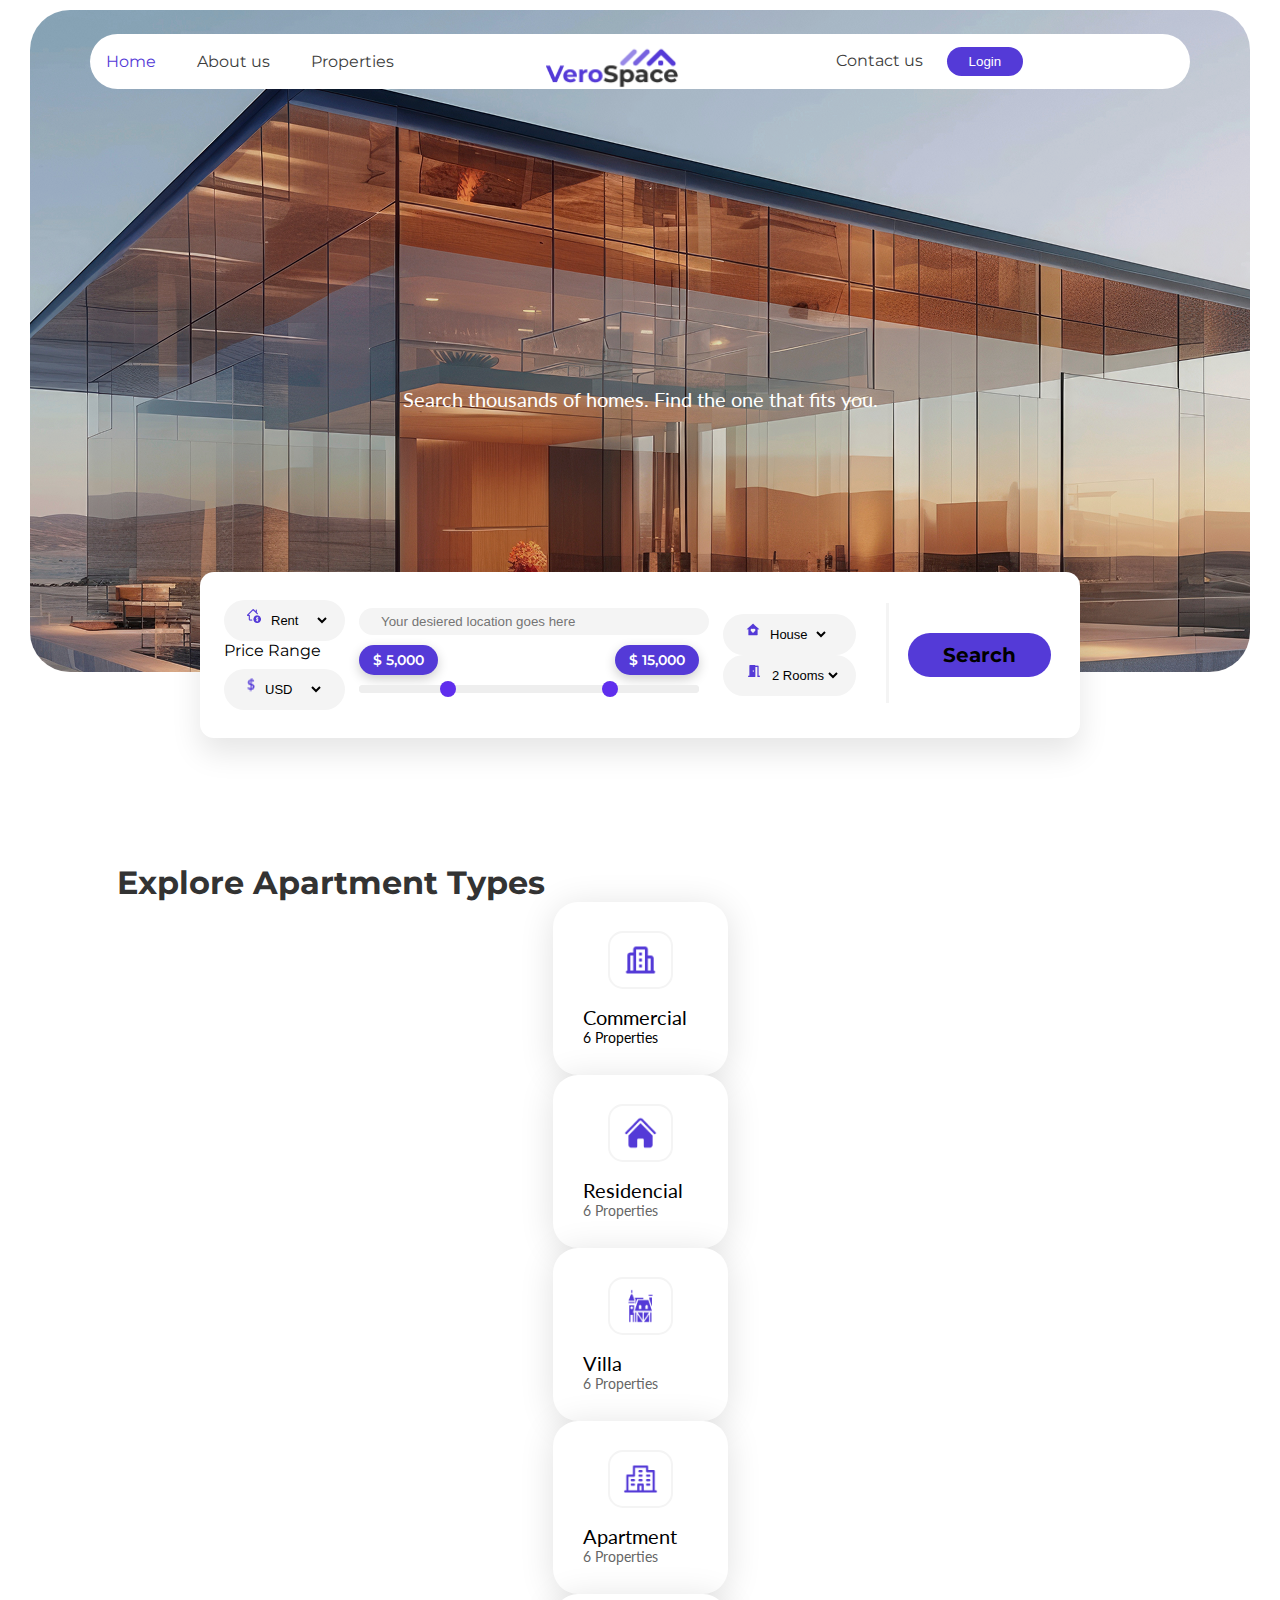
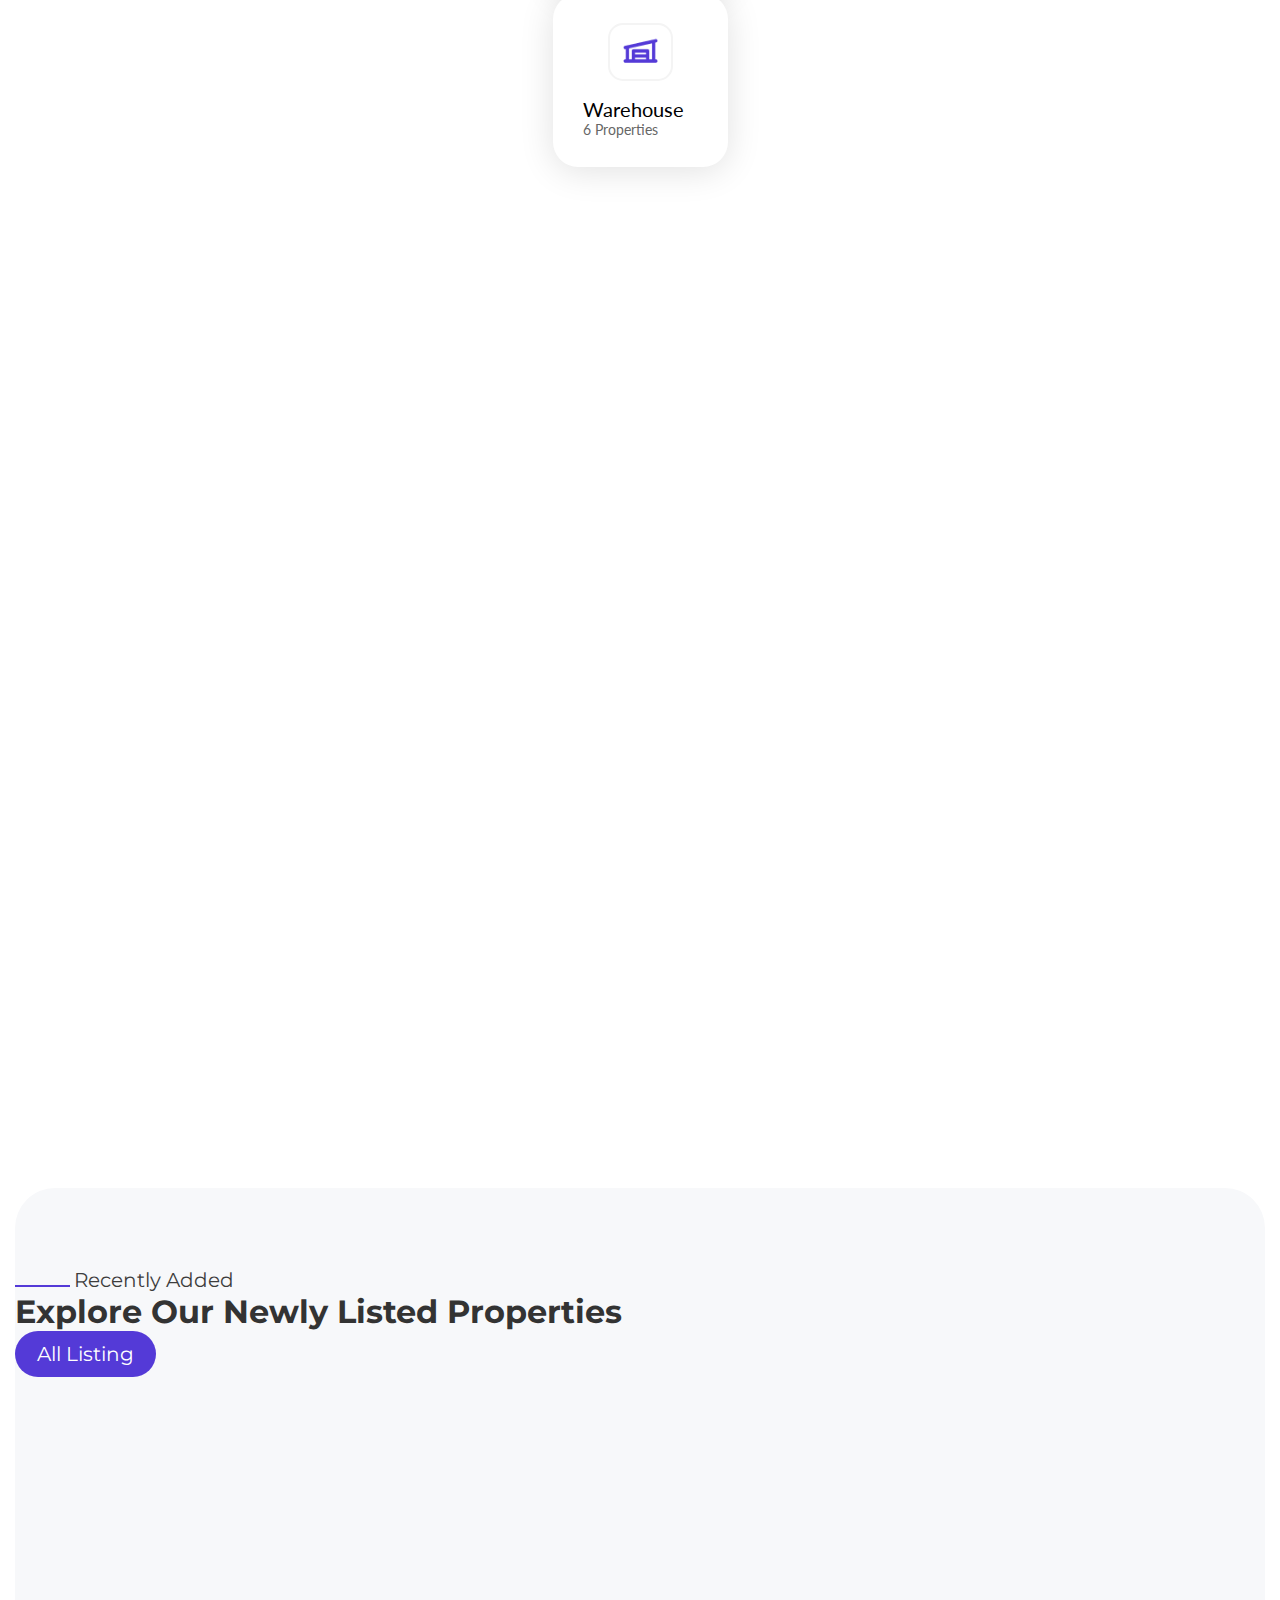
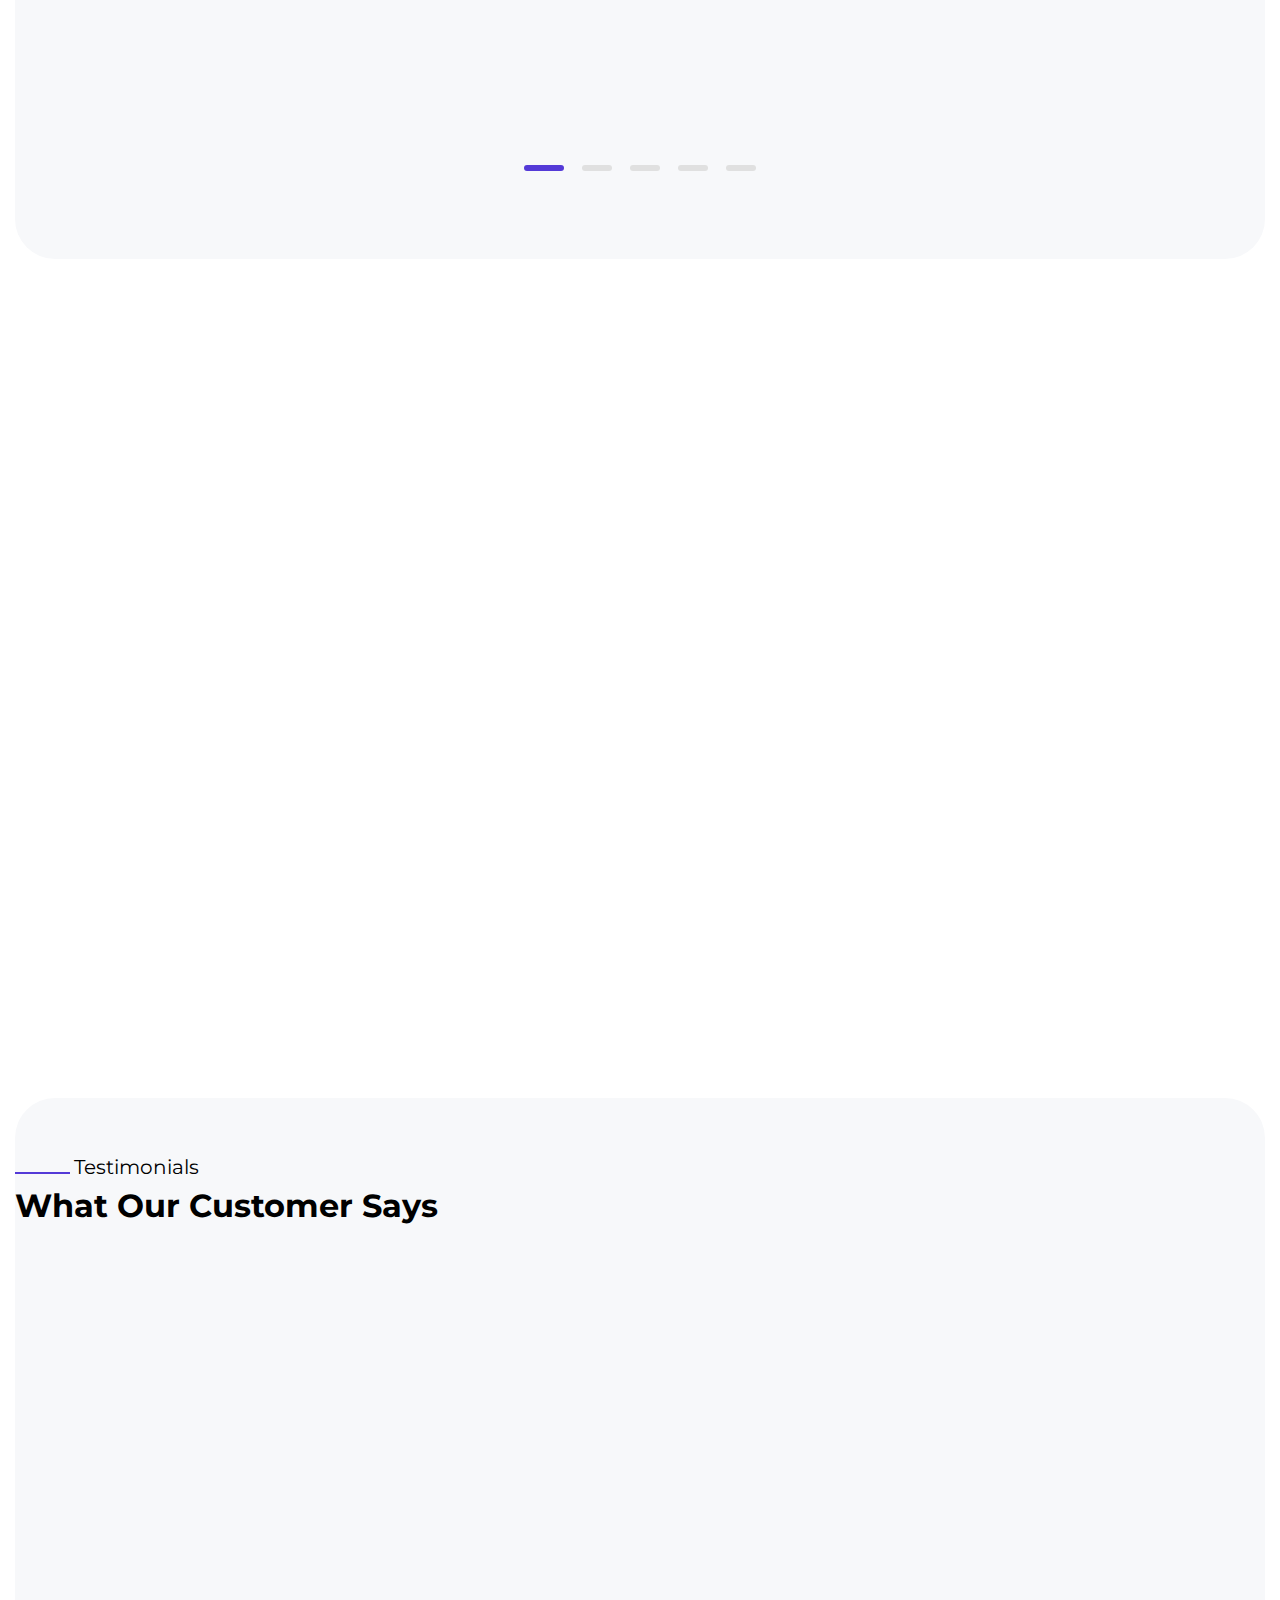
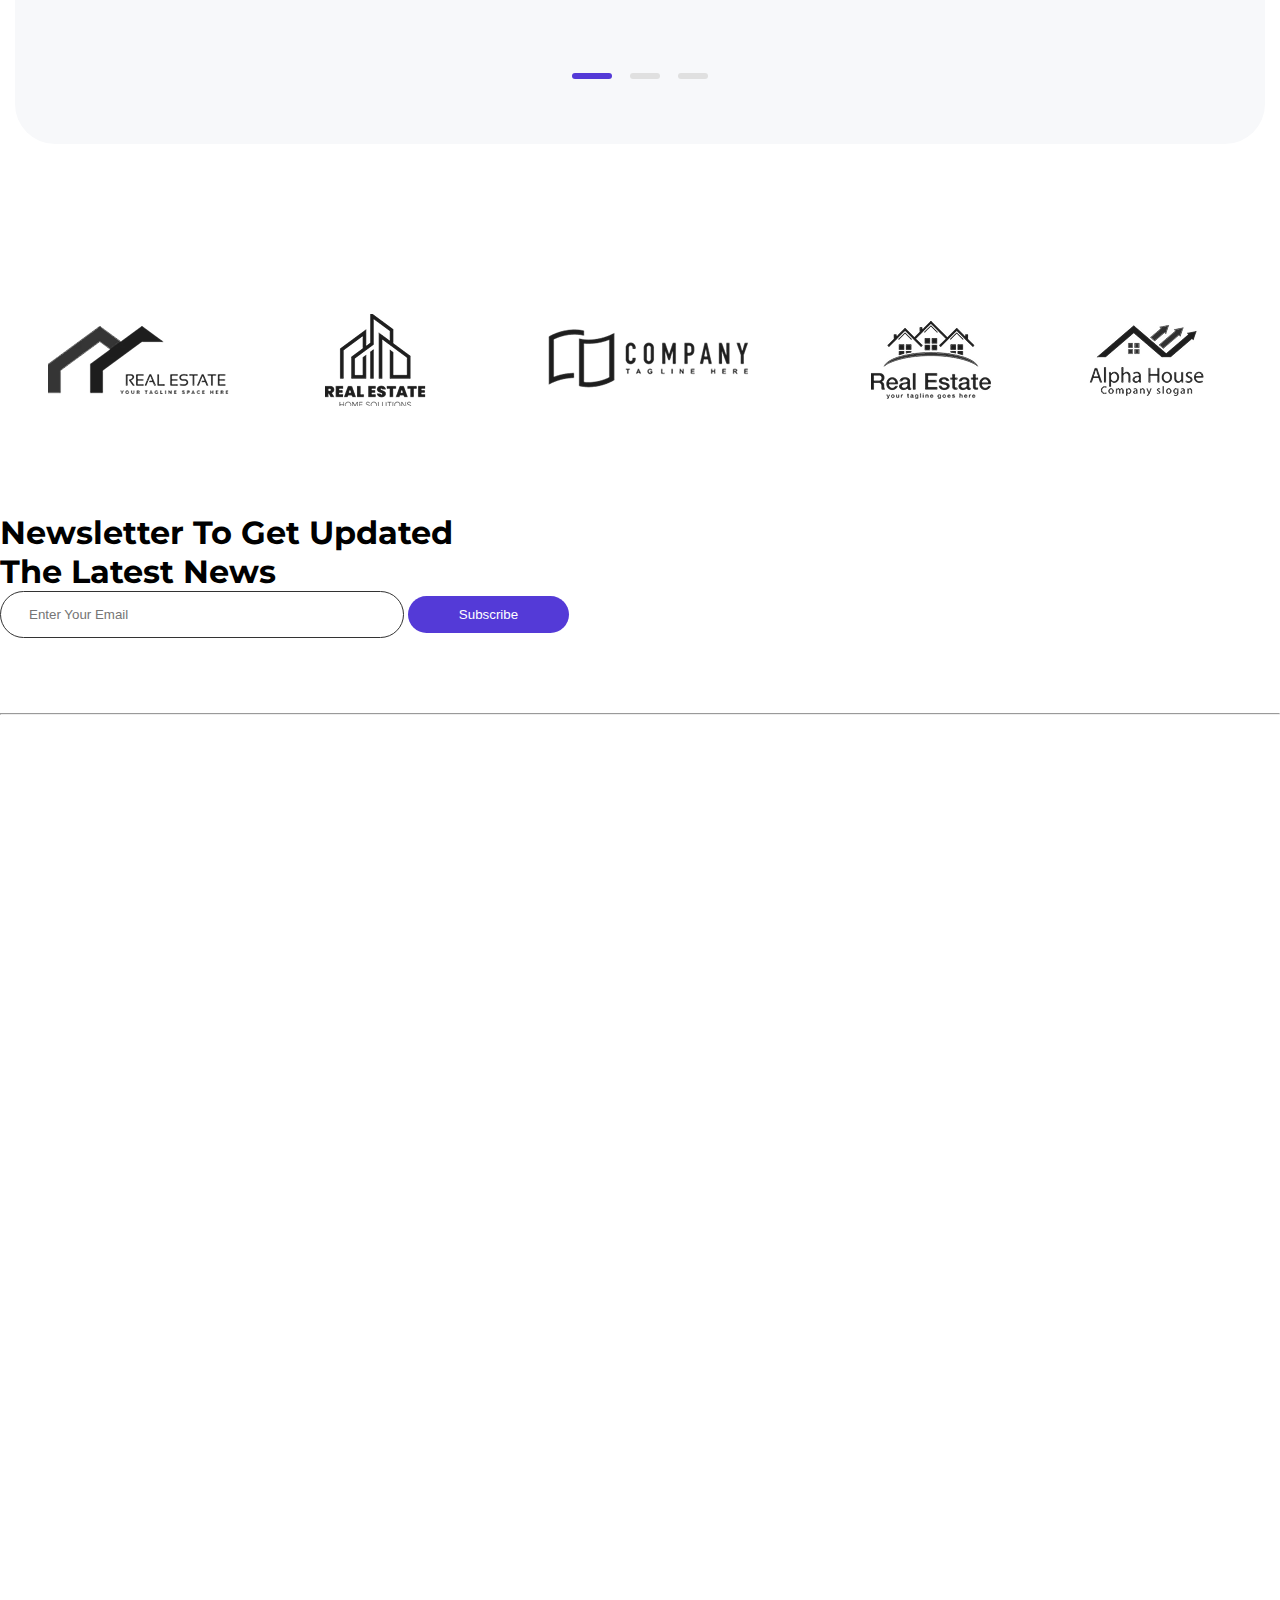
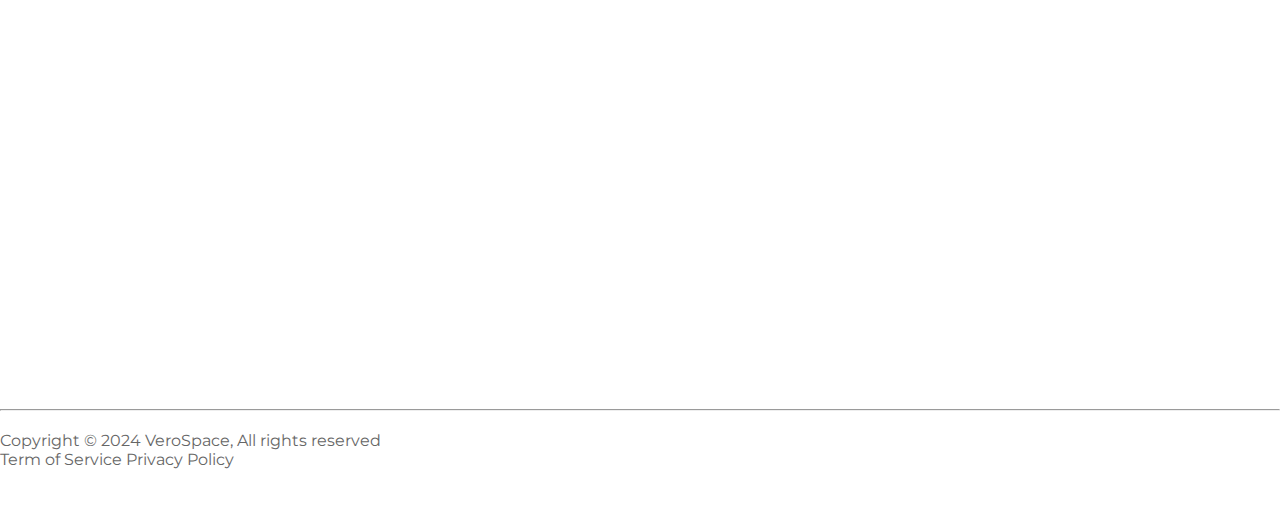
<file: index.html>
<!DOCTYPE html>
<html lang="en">

<head>
    <meta charset="UTF-8">
    <meta name="viewport" content="width=device-width, initial-scale=1.0">
    <title>VERO-SPACE</title>
    <!-- Bootstrap cdn -->
    <link href="https://cdn.jsdelivr.net/npm/bootstrap@5.3.7/dist/css/bootstrap.min.css" rel="stylesheet"
        integrity="sha384-LN+7fdVzj6u52u30Kp6M/trliBMCMKTyK833zpbD+pXdCLuTusPj697FH4R/5mcr" crossorigin="anonymous">
    <!-- Swiper cdn -->
    <link rel="stylesheet" href="https://cdn.jsdelivr.net/npm/swiper@11/swiper-bundle.min.css" />
    <!-- Aos cdn -->
    <link href="https://unpkg.com/aos@2.3.1/dist/aos.css" rel="stylesheet">
    <!-- custom css --->
    <link rel="stylesheet" href="./CSS/style.css">
</head>

<body>
    <!-- --------------------------------------------------   MODAL PAGE---------------------------------------------------- -->
    <!-- Login Modal -->
    <div class="modal" id="loginModal">
        <div class="modal-content">
            <span class="close" id="closeLogin">&times;</span>
            <form id="loginForm">
                <h4>User Login</h4>
                <p class="light-color">Hey, enter your detail to get login<br>to your account</p>
                <input class="username" type="text" placeholder="username" required>
                <input class="password" type="password" placeholder="password" required>
                <div class="text-right text-end">
                    <a href="#" class="forgot">Forgot password?</a>
                </div>
                <button type="submit" class="submit-btn my-4">Login</button>
                <p class="bottom-text light-color">You don’t have an account? <a href="#"
                        id="openRegisterFromLogin">Create an
                        account</a></p>
            </form>
        </div>
    </div>
    <!-- Register Modal -->
    <div class="modal" id="registerModal">
        <div class="modal-content">
            <span class="close" id="closeRegister">&times;</span>
            <form id="registerForm">
                <h4 class="title">Create an Account</h4>
                <p class="light-color">Fill up details below to get register</p>

                <div class="input-group f-l-name">
                    <input type="text" placeholder="First name" required>
                    <input type="text" placeholder="Last name" required>
                </div>

                <div class="input-group p-e-contact ">
                    <input type="text" placeholder="Phone" required>
                    <input type="email" placeholder="Email" required>
                </div>

                <input class="psword" type="password" placeholder="Password" required>
                <input class="c-psword" type="password" placeholder="Confirm password" required>

                <div class="checkbox check-font text-center d-flex align-items-center justify-content-center">
                    <input type="checkbox" id="terms" required>
                    <label class="terms light-color" for="terms">By create an account accept our <a href="#">Term &
                            Condition</a></label>
                </div>

                <button type="submit" class="submit-btn my-4">Register</button>
            </form>
        </div>
    </div>
    <!-- Header section -->
    <header>
        <div class="container">
            <div class="container-wrapper">
                <nav class="nav">
                    <ul class="mobile-hidden">
                        <li><a href="./index.html">Home</a></li>
                        <li><a href="./about.html">About us</a></li>
                        <li><a href="./property.html">Properties</a></li>
                    </ul>
                    <div class="nav-logo mx-auto">
                        <a href="./index.html">
                            <img src="./Assets/nav-logoo.png" alt="">
                        </a>
                    </div>
                    <div class="nav-btn ms-auto">
                        <a href="./contact.html">Contact us</a>
                        <button class="open-modal-btn" id="openLogin">Login</button>
                    </div>
                    <div class="nav-toggler" id="nav-toggler">
                        <span>☰</span>
                    </div>
                    <!-- Mobile nav -->
                    <div class="mobile-nav" id="mobile-nav">
                        <button class="cancel-btn" id="nav-close">✕</button>
                        <div class="mobile-ul">
                            <li><a href="./index.html">Home</a></li>
                            <li><a href="./about.html">About us</a></li>
                            <li><a href="./property.html">Properties</a></li>
                            <a href="./contact.html">Contact us</a>
                            <button class="open-modal-btn2" id="openLogin-2">Login</button>
                        </div>
                    </div>
                    <!-- Overlay for mobile nav -->
                    <div class="overlay" id="overlay"></div>
                </nav>
            </div>
        </div>
    </header>
    <!-- Banner section -->
    <section class="banner-section">
        <div class="banner-wrapper">
            <div class="container">
                <div class="banner-content">
                    <h1 data-aos="fade-down" data-aos-easing="linear" data-aos-duration="1000">Perfect Platform For
                        Buying Or <br>Renting <span class="mark">Houses, Flats, And Villas</span>
                    </h1>
                    <span>Search thousands of homes. Find the one that fits you.</span>
                </div>
            </div>
        </div>
    </section>
    <!-- Range section -->
    <section class="range-section">
        <div class="container">
            <form action="">
                <div class="range-box">
                    <div class="rent-usd">
                        <div class="range mb-1">
                            <figure class="dollar-sign">
                                <img src="./Assets/dollar-sign 1.png" alt="">
                            </figure>
                            <select name="" id="">
                                <option value="">Rent</option>
                                <option value="">Buy</option>
                            </select>
                        </div>
                        <div class="price-range text-center">
                            <label for="price-range">Price Range</label>
                            <div class="range">
                                <figure class="usd-img">
                                    <img src="./Assets/$.png" alt="">
                                </figure>
                                <select name="price-range" id="price-range">
                                    <option value="">USD</option>
                                    <option value="">INR</option>
                                </select>
                            </div>
                        </div>
                    </div>
                    <div class="desire">
                        <input type="text" name="" id="desire-location" placeholder="Your desiered location goes here">
                        <!-- ========= dual‑price slider ========= -->
                        <div class="slider-wrapper">
                            <div class="values">
                                <span id="priceMin">$ 5,000</span>
                                <span id="priceMax">$ 15,000</span>
                            </div>
                            <div class="range-slider">
                                <input type="range" id="inputMin" min="0" max="20000" step="100" value="5000">
                                <input type="range" id="inputMax" min="0" max="20000" step="100" value="15000">
                                <div class="slider-track"></div>
                                <div class="slider-fill" id="fill"></div>
                            </div>
                        </div>
                        <!-- ===================================== -->
                    </div>
                    <div class="house-room">
                        <div class="range mb-3">
                            <figure class="house-img">
                                <img src="./Assets/house.png" alt="">
                            </figure>
                            <select name="" id="">
                                <option value="">House</option>
                                <option value="">Flat</option>
                            </select>
                        </div>
                        <div class="range">
                            <figure class="room-img">
                                <img src="./Assets/room.png" alt="">
                            </figure>
                            <select name="" id="">
                                <option value="">2 Rooms</option>
                                <option value="">3 Rooms</option>
                                <option value="">4 Rooms</option>
                            </select>
                        </div>
                    </div>
                    <div class="border-y">
                        <span></span>
                    </div>
                    <div class=" search-btn">
                        <div class="btn btn-primary">
                            Search
                        </div>
                    </div>
                </div>
            </form>
        </div>
    </section>
    <!-- Apartment section -->
    <section class="apartment-section">
        <div class="container-2">
            <div class="apart-content">
                <h2 class="text-center mb-5 color-33">Explore Apartment Types</h2>
            </div>
            <div class="row justify-content-center">
                <div class="col-6 col-sm-3 col-lg-2 mb-2">
                    <div class="prop-card text-center">
                        <div class="prop-img">
                            <img src="./Assets/commercial.png" alt="">
                        </div>
                        <div class="title fw-semibold">Commercial</div>
                        <div class="prop-6">6 Properties</div>
                    </div>
                </div>
                <div class="col-6 col-sm-3 col-lg-2 mb-2">
                    <div class="prop-card text-center">
                        <div class="prop-img">
                            <img src="./Assets/Residencial (2).png" alt="">
                        </div>
                        <div class="title fw-semibold">Residencial</div>
                        <div class="prop-6 light-color">6 Properties</div>
                    </div>
                </div>
                <div class="col-6 col-sm-3 col-lg-2 mb-2">
                    <div class="prop-card text-center">
                        <div class="prop-img">
                            <img src="./Assets/villa.png" alt="">
                        </div>
                        <div class="title fw-semibold">Villa</div>
                        <div class="prop-6 light-color">6 Properties</div>
                    </div>
                </div>
                <div class="col-6 col-sm-3 col-lg-2 mb-2">
                    <div class="prop-card text-center">
                        <div class="prop-img">
                            <img src="./Assets/Apartment.png" alt="">
                        </div>
                        <div class="title fw-semibold">Apartment</div>
                        <div class="prop-6 light-color">6 Properties</div>
                    </div>
                </div>
                <div class="col-6 col-sm-3 col-lg-2 mb-2">
                    <div class="prop-card text-center">
                        <div class="prop-img">
                            <img src="./Assets/ph_warehouse-bold.png" alt="">
                        </div>
                        <div class="title fw-semibold">Warehouse</div>
                        <div class="prop-6 light-color">6 Properties</div>
                    </div>
                </div>
            </div>
        </div>
    </section>
    <!-- About section -->
    <section class="about-section">
        <div class="container">
            <div class="row">
                <div class="col-12 col-xl-6" data-aos="fade-right">
                    <div class="about-img position-relative">
                        <img src="./Assets/about-big.png" alt="">
                        <div class="about-small position-absolute">
                            <img src="./Assets/about-small.png" alt="">
                        </div>
                    </div>
                </div>
                <div class="col-12 col-xl-6 my-auto" data-aos="fade-left">
                    <div class="about-content">
                        <div class="blue d-flex gap-3 align-items-center">
                            <span class="blue-line"></span>
                            <span class="title color-3d">About Us </span>
                        </div>
                        <h2 class="color-33">Welcome To VeroSpace, Your Trusted Real Estate Expert.</h2>
                        <p class="light-color">We believe real estate is more than transactions—it’s about people,
                            relationships, and the
                            moments that turn a house into a home. That’s why we’re here to support you like a trusted
                            friend, every step of the way.</p>
                        <div class=" row counter-box h-100 d-flex align-items-center">
                            <div class="col-12 col-sm-4  ">
                                <div class="count">
                                    <div class="about-radius">
                                        <div class="about-icon ">
                                            <img src="./Assets/smileface.png" alt="">
                                        </div>
                                    </div>
                                    <div class="icon-content">
                                        <h2 class="counter" data-target="15">0</h2> <!-- 15 K -->
                                        <p>Trusted Customer</p>
                                    </div>
                                </div>
                            </div>
                            <div class="col-12 col-sm-4">
                                <div class="count">
                                    <div class="about-radius">
                                        <div class="about-icon ">
                                            <img src="./Assets/housesold.png" alt="">
                                        </div>
                                    </div>
                                    <div class="icon-content">
                                        <h2 class="counter" data-target="20">0</h2> <!-- 20 K -->
                                        <p>Houses Sold</p>
                                    </div>
                                </div>
                            </div>
                            <div class="col-12 col-sm-4">
                                <div class="count m-0">
                                    <div class="about-radius">
                                        <div class="about-icon ">
                                            <img src="./Assets/propertylisted.png" alt="">
                                        </div>
                                    </div>
                                    <div class="icon-content">
                                        <h2 class="counter" data-target="75">0</h2> <!-- 75 K -->
                                        <p>Property Listed</p>
                                    </div>
                                </div>
                            </div>
                        </div>
                    </div>
                </div>
            </div>
        </div>
        </div>
    </section>
    <!-- Explore section -->
    <section class="explore-section" id="explore-section">
        <div class="explore-wrapper">
            <div class="container">
                <div class="blue d-flex gap-3 align-items-center justify-content-md-start justify-content-center">
                    <span class="blue-line"></span>
                    <span class="title color-3d">Recently Added</span>
                </div>
                <div class="row justify-content-center justify-content-md-between">
                    <div class="col-12 col-md-6 fw-semibold text-center text-md-start color-33">
                        <h2>Explore Our Newly Listed Properties</h2>
                    </div>
                    <div class="col-12 col-md-6 slider-btn">
                        <a href="./property.html">All Listing</a>
                    </div>
                </div>
                <!-- Slider main container -->
                <div class="swiper" id="explore-swiper">
                    <!-- Additional required wrapper -->
                    <div class="swiper-wrapper mt-5">
                        <!-- Slides -->
                        <div class="swiper-slide" data-aos="fade-up">
                            <div class="swiper-explore-1 position-relative">
                                <div class="swiper-img">
                                    <img src="./Assets/Rectangle 29.png" alt="">
                                </div>
                                <div class="box-shadow position-absolute">
                                    <div class="explore-title d-flex gap-4">
                                        <span>Sobha Heartland Villa</span>
                                        <div class="rating-1 d-flex gap-1">
                                            <div class="rating">
                                                <img src="./Assets/material-symbols_star-rounded.png" alt="">
                                            </div>
                                            <span>4.8</span>
                                        </div>
                                    </div>
                                    <div class="explore-location d-flex">
                                        <div class="location-1 d-flex gap-1">
                                            <div class="location">
                                                <img src="./Assets/fluent_location-16-filled.png" alt="">
                                            </div>
                                            <span>Berlin, Germany</span>
                                        </div>
                                        <a class="details-btn" href="./prop-details.html">Detail</a>
                                    </div>
                                </div>
                            </div>
                        </div>
                        <div class="swiper-slide" data-aos="fade-down">
                            <div class="swiper-explore-2 position-relative">
                                <div class="swiper-img">
                                    <img src="./Assets/Rectangle 30.png" alt="">
                                </div>
                                <div class="box-shadow position-absolute">
                                    <div class="explore-title d-flex gap-4">
                                        <span>Hillside Haven</span>
                                        <div class="rating-1 d-flex gap-1">
                                            <div class="rating">
                                                <img src="./Assets/material-symbols_star-rounded.png" alt="">
                                            </div>
                                            <span>4.8</span>
                                        </div>
                                    </div>
                                    <div class="explore-location d-flex mt-4">
                                        <div class="location-1 d-flex gap-1">
                                            <div class="location">
                                                <img src="./Assets/fluent_location-16-filled.png" alt="">
                                            </div>
                                            <span>Genoa, Italy </span>
                                        </div>
                                        <a class="details-btn" href="./prop-details.html">Detail</a>
                                    </div>
                                </div>
                            </div>
                        </div>
                        <div class="swiper-slide" data-aos="fade-up">
                            <div class="swiper-explore-3 position-relative">
                                <div class="swiper-img">
                                    <img src="./Assets/Rectangle 31.png" alt="">
                                </div>
                                <div class="box-shadow position-absolute">
                                    <div class="explore-title d-flex gap-4">
                                        <span>Island Paradise Villa</span>
                                        <div class="rating-1 d-flex gap-1">
                                            <div class="rating">
                                                <img src="./Assets/material-symbols_star-rounded.png" alt="">
                                            </div>
                                            <span>4.8</span>
                                        </div>
                                    </div>
                                    <div class="explore-location d-flex">
                                        <div class="location-1 d-flex gap-1">
                                            <div class="location">
                                                <img src="./Assets/fluent_location-16-filled.png" alt="">
                                            </div>
                                            <span>Paris, France</span>
                                        </div>
                                        <a class="details-btn" href="./prop-details.html">Detail</a>
                                    </div>
                                </div>
                            </div>
                        </div>
                        <div class="swiper-slide" data-aos="fade-down">
                            <div class="swiper-explore-4 position-relative">
                                <div class="swiper-img">
                                    <img src="./Assets/Rectangle 32.png" alt="">
                                </div>
                                <div class="box-shadow position-absolute">
                                    <div class="explore-title d-flex gap-4">
                                        <span>Emerald Coast Manor</span>
                                        <div class="rating-1 d-flex gap-1">
                                            <div class="rating">
                                                <img src="./Assets/material-symbols_star-rounded.png" alt="">
                                            </div>
                                            <span>4.8</span>
                                        </div>
                                    </div>
                                    <div class="explore-location d-flex">
                                        <div class="location-1 d-flex gap-1">
                                            <div class="location">
                                                <img src="./Assets/fluent_location-16-filled.png" alt="">
                                            </div>
                                            <span>Lyon, France</span>
                                        </div>
                                        <a class="details-btn" href="./prop-details.html">Detail</a>
                                    </div>
                                </div>
                            </div>
                        </div>
                        <div class="swiper-slide" data-aos="fade-up">
                            <div class="swiper-explore-3 position-relative">
                                <div class="swiper-img">
                                    <img src="./Assets/Rectangle 31.png" alt="">
                                </div>
                                <div class="box-shadow position-absolute">
                                    <div class="explore-title d-flex gap-4">
                                        <span>Sobha Heartland Villa</span>
                                        <div class="rating-1 d-flex gap-1">
                                            <div class="rating">
                                                <img src="./Assets/material-symbols_star-rounded.png" alt="">
                                            </div>
                                            <span>4.8</span>
                                        </div>
                                    </div>
                                    <div class="explore-location d-flex">
                                        <div class="location-1 d-flex gap-1">
                                            <div class="location">
                                                <img src="./Assets/fluent_location-16-filled.png" alt="">
                                            </div>
                                            <span>Berlin, Germany</span>
                                        </div>
                                        <a class="details-btn" href="./prop-details.html">Detail</a>
                                    </div>
                                </div>
                            </div>
                        </div>
                    </div>
                    <!-- If we need pagination -->
                    <div class="swiper-pagination"></div>
                </div>
            </div>
        </div>
    </section>
    <!-- Services section -->
    <section class="services-section" id="services-section">
        <div class="container">
            <div class="row">
                <div class="col-12 col-lg-6" data-aos="fade-right">
                    <div class="blue d-flex gap-3 align-items-center">
                        <span class="blue-line"></span>
                        <span class="title">Other Service</span>
                    </div>
                    <h2>We Make Sell Or Rent Your Property Simple and Profitable.</h2>
                    <p>We are the most respected Realestate company in the industry. We deliver extraordinary facility
                        to the customer.</p>
                    <p class="overlap-issue">Lorem ipsum dolor sit amet consectetur. Et aliquet sed nibh porttitor
                        lacus. Sodales maecenas
                        aliquam dis neque posuere urna. Sodales </p>
                    <a class="submit-btn" href="./submit.html">Submit Property</a>
                </div>
                <div class="col-12 col-lg-6" data-aos="fade-left">
                    <div class="service-img position-relative">
                        <img src="./Assets/property-big.png" alt="">
                        <div class="service-s-img position-absolute">
                            <img src="./Assets/property-small.png" alt="">
                        </div>
                    </div>
                </div>
            </div>
        </div>
    </section>
    <!-- Testimonial section -->
    <section class="testimonial-section" id="testimonial-section">
        <div class="test-wrapper">
            <div class="container">
                <div class="blue d-flex gap-3 align-items-center justify-content-center">
                    <span class="blue-line"></span>
                    <span class="title">Testimonials</span>
                </div>
                <h2 class="text-center TC">What Our Customer Says</h2>
                <!-- Slider main container -->
                <div class="swiper" id="testimonial-swiper">
                    <!-- Additional required wrapper -->
                    <div class="swiper-wrapper">
                        <!-- Slides -->
                        <div class="swiper-slide">
                            <div class="test-card" data-aos="fade-right">
                                <div class="test-content">
                                    <p>Lorem ipsum dolor sit amet consec. Mauris a vitae commodo neque viverra elementum
                                        quam turpis morbi. suspendisse orci tristique leo sit eu nunc. </p>
                                    <hr>
                                    <div class="d-flex">
                                        <div class="test-img">
                                            <img src="./Assets/Ellipse 6.png" alt="">
                                        </div>
                                        <div class="test-details">
                                            <div class="title">William Jones</div>
                                            <div class="test-rating">
                                                <img src="./Assets/Test-rating.png" alt="">
                                            </div>
                                        </div>
                                    </div>
                                </div>
                            </div>
                        </div>
                        <div class="swiper-slide">
                            <div class="test-card-2" data-aos="fade-left">
                                <div class="test-content">
                                    <p>Lorem ipsum dolor sit amet consec. Mauris a vitae commodo neque viverra elementum
                                        quam turpis morbi. suspendisse orci tristique leo sit eu nunc. </p>
                                    <hr>
                                    <div class="d-flex">
                                        <div class="test-img">
                                            <img src="./Assets/Ellipse 6 (1).png" alt="">
                                        </div>
                                        <div class="test-details">
                                            <div class="title">Jake Paul</div>
                                            <div class="test-rating">
                                                <img src="./Assets/Test-rating.png" alt="">
                                            </div>
                                        </div>
                                    </div>
                                </div>
                            </div>
                        </div>
                        <div class="swiper-slide">
                            <div class="test-card" data-aos="fade-right">
                                <div class="test-content">
                                    <p>Lorem ipsum dolor sit amet consec. Mauris a vitae commodo neque viverra elementum
                                        quam turpis morbi. suspendisse orci tristique leo sit eu nunc. </p>
                                    <hr>
                                    <div class="d-flex">
                                        <div class="test-img">
                                            <img src="./Assets/Ellipse 6.png" alt="">
                                        </div>
                                        <div class="test-details">
                                            <div class="title">William Jones</div>
                                            <div class="test-rating">
                                                <img src="./Assets/Test-rating.png" alt="">
                                            </div>
                                        </div>
                                    </div>
                                </div>
                            </div>
                        </div>
                    </div>
                    <!-- If we need pagination -->
                    <div class="swiper-pagination"></div>
                </div>
            </div>
        </div>
    </section>
    <!-- Companies section -->
    <section class="company-section">
        <div class="container">
            <div class="row">
                <p class="company-head" data-aos="fade-up">Trusted by 200+ Companies</p>
                <div class="carousel-container">
                    <div class="carousel-track">
                        <div class="company-rotate">
                            <div class="logo-item">
                                <img src="./Assets/image 191.png" alt="" />
                            </div>
                            <div class="logo-item">
                                <img src="./Assets/image 190.png" alt="" />
                            </div>
                            <div class="logo-item">
                                <img src="./Assets/image 187.png" alt="" />
                            </div>
                            <div class="logo-item">
                                <img src="./Assets/image 192.png" alt="" />
                            </div>
                            <div class="logo-item">
                                <img src="./Assets/image 189.png" alt="" />
                            </div>
                        </div>
                        <!-- duplicate -->
                        <div class="company-rotate">
                            <div class="logo-item">
                                <img src="./Assets/image 191.png" alt="" />
                            </div>
                            <div class="logo-item">
                                <img src="./Assets/image 190.png" alt="" />
                            </div>
                            <div class="logo-item">
                                <img src="./Assets/image 187.png" alt="" />
                            </div>
                            <div class="logo-item">
                                <img src="./Assets/image 192.png" alt="" />
                            </div>
                            <div class="logo-item">
                                <img src="./Assets/image 189.png" alt="" />
                            </div>
                        </div>
                    </div>
                </div>
            </div>
        </div>
    </section>
    <!-- Email newletter section -->
    <section class="email-section">
        <div class="container">
            <div class="row">
                <div class="col-12 col-lg-6">
                    <h2 class="email-title">Newsletter To Get Updated The Latest News</h2>
                </div>
                <div class="col-12 col-lg-6 ">
                    <form action="" class="email-search d-flex justify-content-lg-end gap-3">
                        <input type="email" name="email" id="email" placeholder="Enter Your Email">
                        <input class="email-btn" type="submit" value="Subscribe">
                    </form>
                </div>
            </div>
        </div>
    </section>
    <hr>
    <!-- Footer section -->
    <section class="footer-section" data-aos="fade-up">
        <div class="container">
            <div class="row">
                <div class="col-12 col-lg-4 d-flex justify-content-center">
                    <div class="footer-content">
                        <div class="footer-logo">
                            <img src="./Assets/nav-logoo.png" alt="" />
                        </div>
                        <p>
                            Lorem ipsum dolor sit amet consectetur. Pharetra ornare aliquet
                            nunc dui in scelerporttitor. Proin ullamcorper.
                        </p>
                        <div class="footer-social-link d-flex gap-4">
                            <div class="social-footer">
                                <a href="#">
                                    <img src="./Assets/facebook.png" alt="" />
                                </a>
                            </div>
                            <div class="social-footer">
                                <a href="#">
                                    <img src="./Assets/Twitter.png" alt="" />
                                </a>
                            </div>
                            <div class="social-footer">
                                <a href="#">
                                    <img src="./Assets/Insta.png" alt="" />
                                </a>
                            </div>
                            <div class="social-footer">
                                <a href="#">
                                    <img src="./Assets/youtube.png" alt="" />
                                </a>
                            </div>
                        </div>
                    </div>
                    <div class="borderY">
                        <span></span>
                    </div>
                </div>
                <div class="col-12 col-lg-4">
                    <div class="footer-link">
                        <h3>Useful Links</h3>
                        <div class="links">
                            <a href="./index.html">Home</a>
                            <a href="./about.html">About Us</a>
                            <a href="./property.html">Properties</a>
                            <a href="./contact.html">Contact Us</a>
                        </div>
                    </div>
                </div>
                <div class="col-12 col-lg-4">
                    <div class="footer-property">
                        <h3 class="mb-3">Our Properties</h3>
                        <div class="footer-img">
                            <div class="row-top mb-2 d-flex gap-2">
                                <div class="div">
                                    <a href="#">
                                        <img src="./Assets/footer-1.png" alt="" />
                                    </a>
                                </div>
                                <div class="div">
                                    <a href="#">
                                        <img src="./Assets/footer-3.png" alt="" />
                                    </a>
                                </div>

                                <div>
                                    <a href="#">
                                        <img src="./Assets/footer-4.png" alt="" />
                                    </a>
                                </div>
                                <div>
                                    <a href="#">
                                        <img src="./Assets/footer-5.png" alt="" />
                                    </a>
                                </div>
                            </div>
                            <div class="row-bottom d-flex gap-2">
                                <div>
                                    <a href="#">
                                        <img src="./Assets/footer-5.png" alt="" />
                                    </a>
                                </div>
                                <div>
                                    <a href="#">
                                        <img src="./Assets/footer-6.png" alt="" />
                                    </a>
                                </div>
                                <div>
                                    <a href="#">
                                        <img src="./Assets/footer-7.png" alt="" />
                                    </a>
                                </div>
                                <div>
                                    <a href="#">
                                        <img src="./Assets/footer-8.png" alt="" />
                                    </a>
                                </div>
                            </div>
                        </div>
                    </div>
                </div>
            </div>
        </div>
    </section>
    <hr />
    <!-- copyright section -->
    <section class="copyright-section">
        <div class="container">
            <div class="row">
                <div class="col-6 light-color">
                    <span>Copyright &copy; 2024 VeroSpace, All rights reserved</span>
                </div>
                <div class="col-6 d-flex justify-content-end gap-4 light-color">
                    <span>Term of Service</span>
                    <span>Privacy Policy</span>
                </div>
            </div>
        </div>
    </section>
    <!-- Aos cdn -->
    <script src="https://unpkg.com/aos@2.3.1/dist/aos.js"></script>
    <!-- Jquery cdn -->
    <script src="https://ajax.googleapis.com/ajax/libs/jquery/3.7.1/jquery.min.js"></script>
    <!-- Swiper cdn -->
    <script src="https://cdn.jsdelivr.net/npm/swiper@11/swiper-bundle.min.js"></script>
    <!-- Custom JS -->
    <script src="./JS/index.js"></script>


    <!-- Bootstrap cdn -->
    <script src="https://cdn.jsdelivr.net/npm/bootstrap@5.3.7/dist/js/bootstrap.bundle.min.js"
        integrity="sha384-ndDqU0Gzau9qJ1lfW4pNLlhNTkCfHzAVBReH9diLvGRem5+R9g2FzA8ZGN954O5Q"
        crossorigin="anonymous"></script>
</body>

</html>
</file>
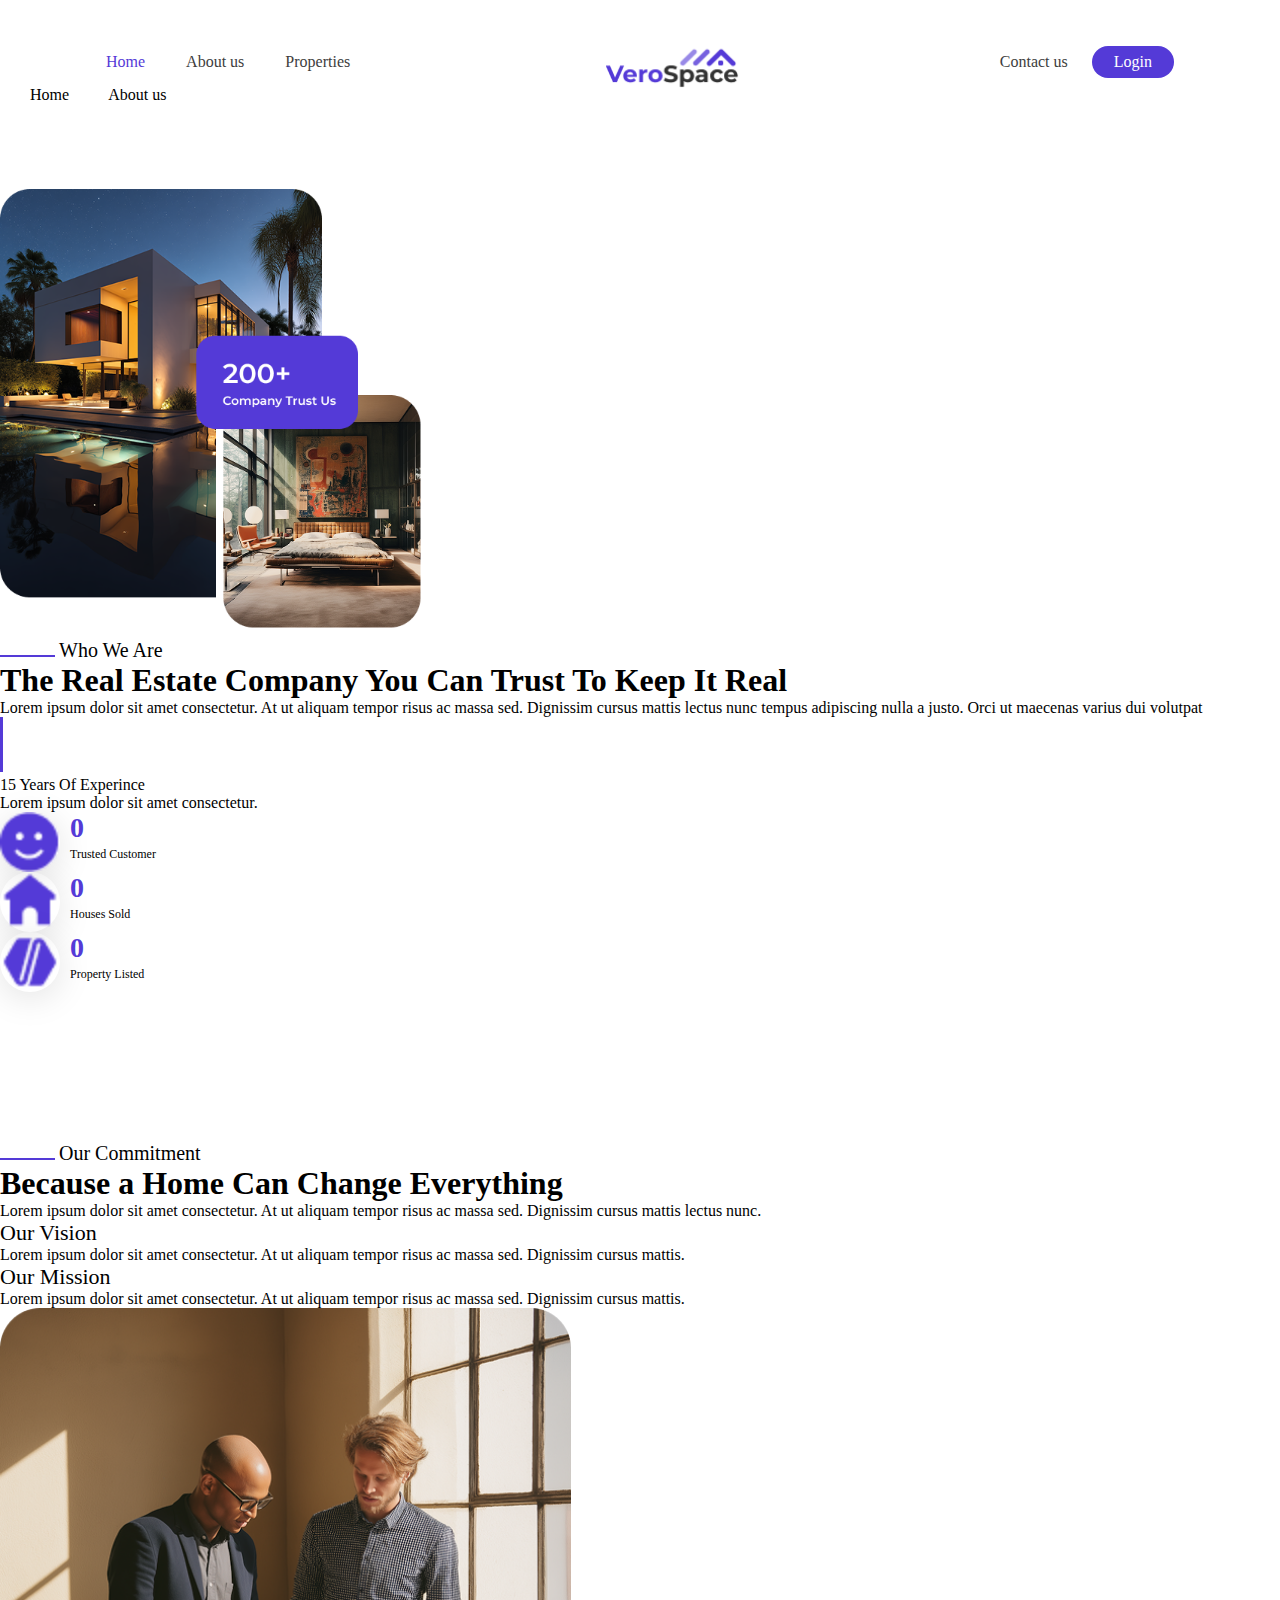
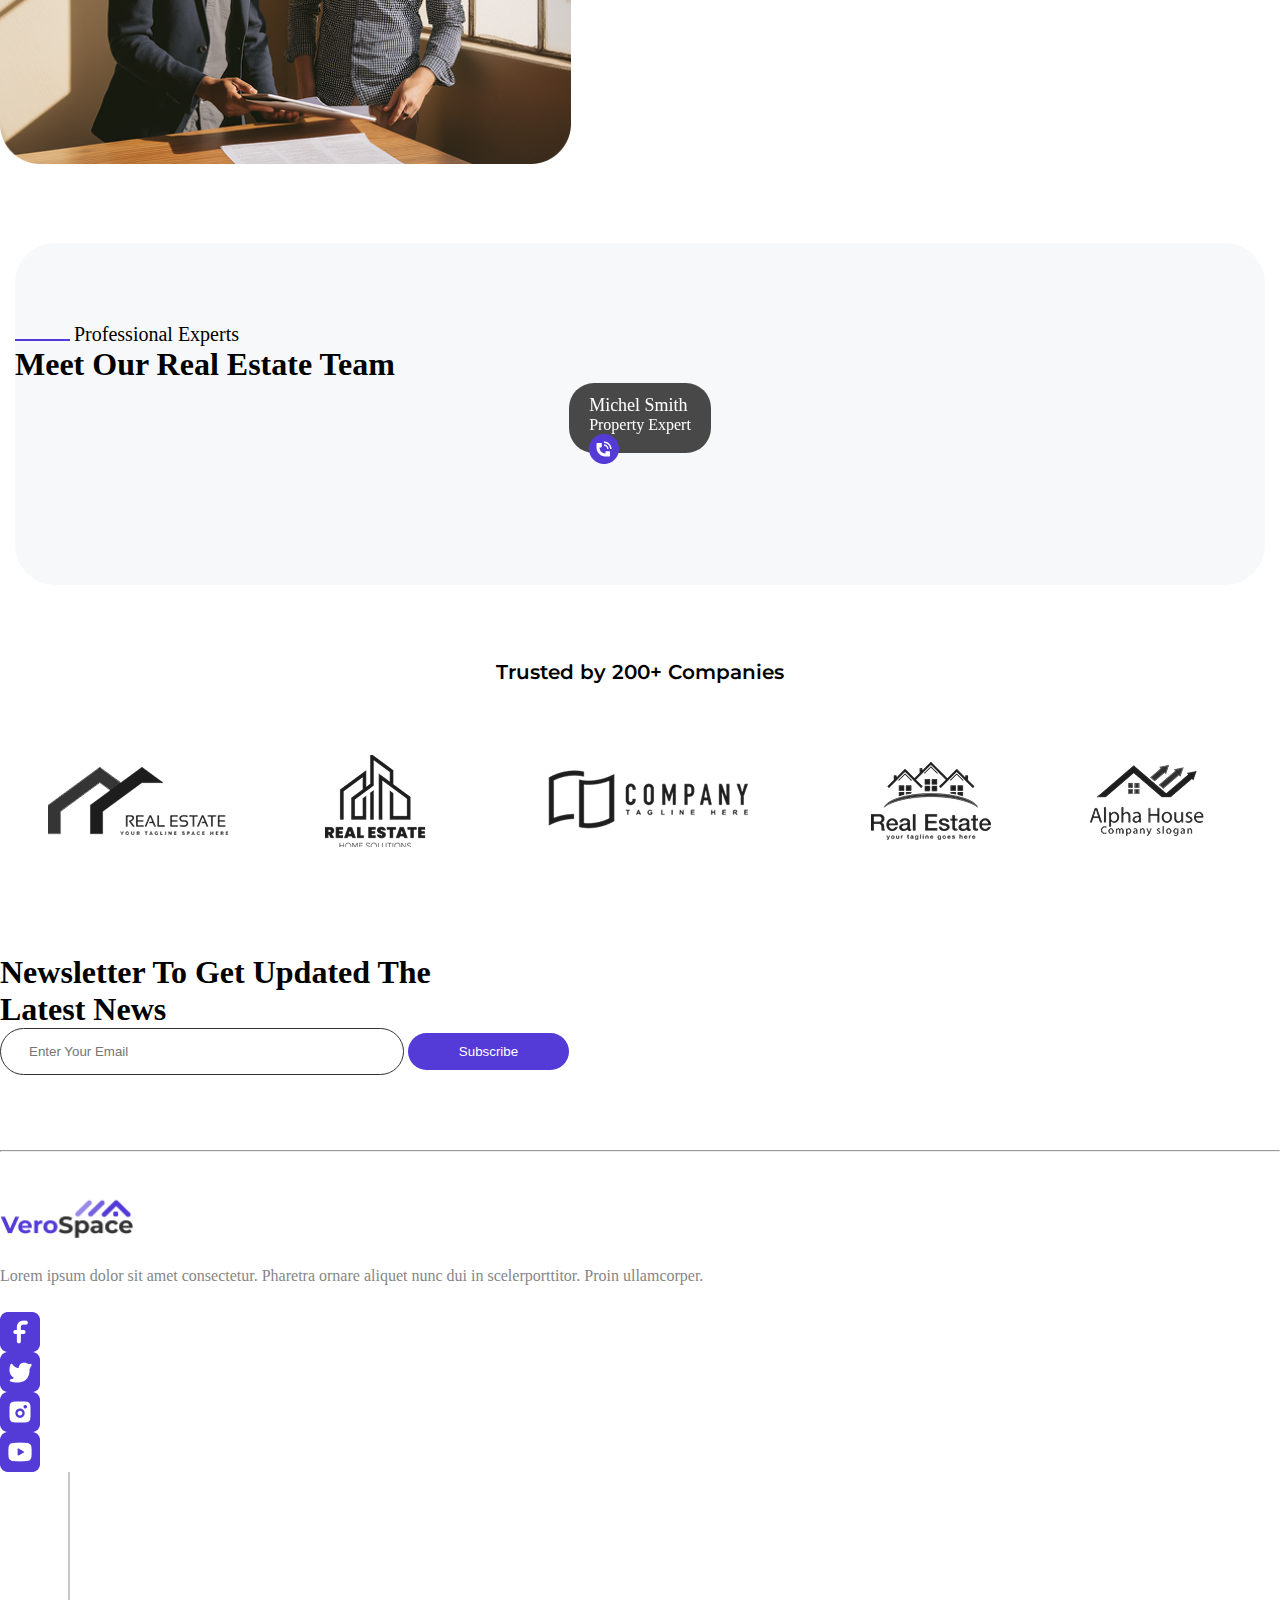
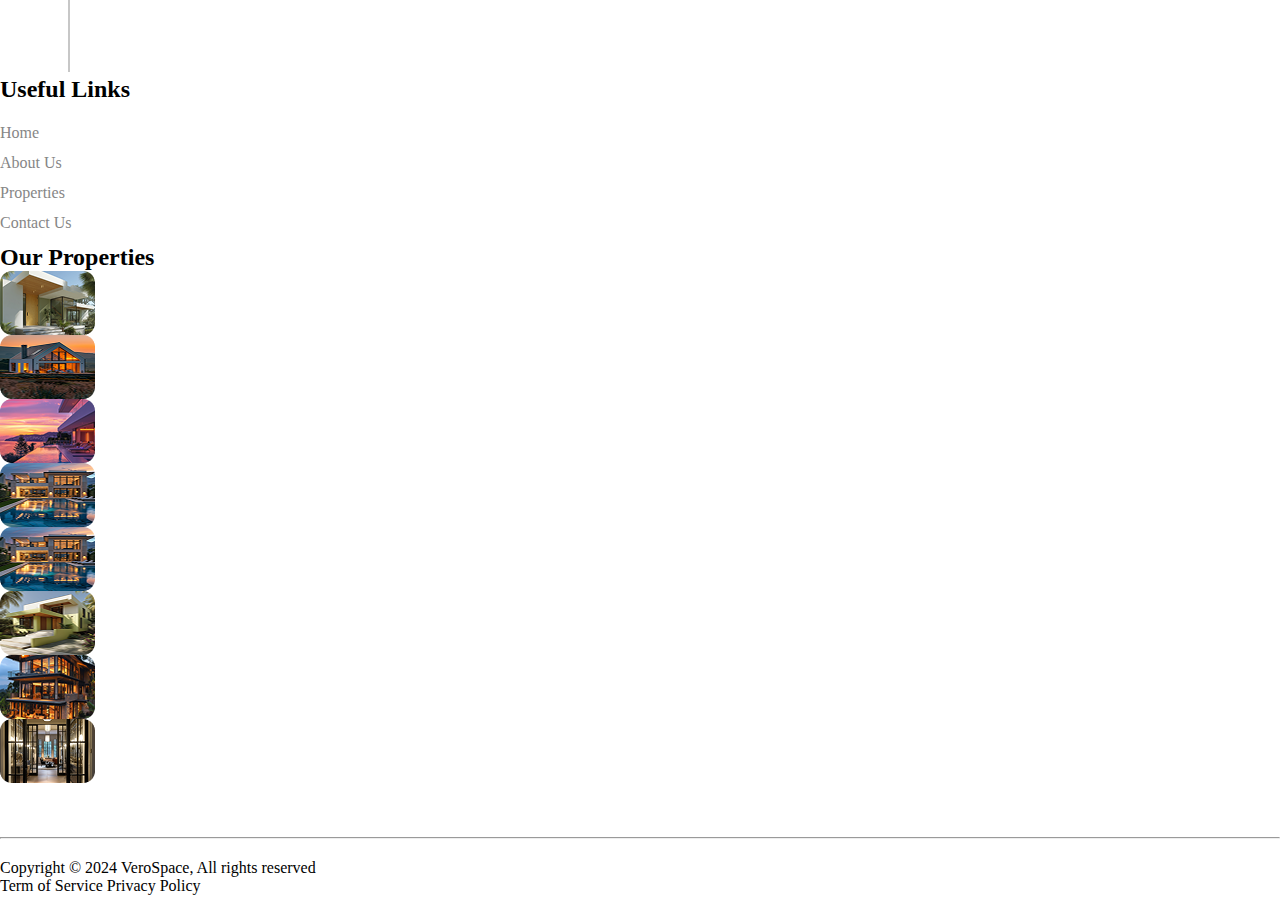
<file: about.html>
<!DOCTYPE html>
<html lang="en">

<head>
    <meta charset="UTF-8">
    <meta name="viewport" content="width=device-width, initial-scale=1.0">
    <title>Document</title>
    <!-- Bootstrap cdn -->
    <link href="https://cdn.jsdelivr.net/npm/bootstrap@5.3.7/dist/css/bootstrap.min.css" rel="stylesheet"
        integrity="sha384-LN+7fdVzj6u52u30Kp6M/trliBMCMKTyK833zpbD+pXdCLuTusPj697FH4R/5mcr" crossorigin="anonymous">
    <!-- Jquery cdn -->
    <script src="https://ajax.googleapis.com/ajax/libs/jquery/3.7.1/jquery.min.js"></script>
    <!-- Swiper cdn -->
    <link rel="stylesheet" href="https://cdn.jsdelivr.net/npm/swiper@11/swiper-bundle.min.css" />
    <!-- custom css -->
    <link rel="stylesheet" href="./CSS/About.css">

</head>

<body>
    <!-- Header section -->
    <header>
        <div class="container">
            <div class="container-wrapper">
                <nav class="nav">
                    <ul class="mobile-hidden">
                        <li><a href="./index.html">Home</a></li>
                        <li><a href="./about.html">About us</a></li>
                        <li><a href="./property.html">Properties</a></li>
                    </ul>
                    <div class="nav-logo mx-auto">
                        <a href="#">
                            <img src="./Assets/nav-logoo.png" alt="">
                        </a>
                    </div>
                    <div class="nav-btn ms-auto">
                        <a href="">Contact us</a>
                        <a href="">Login</a>
                    </div>
                    <div class="nav-toggler" id="nav-toggler">
                        <span></span>
                    </div>
                    <!-- Mobile nav -->
                    <div class="mobile-nav" id="mobile-nav">
                        <div class="mobile-ul">
                            <li><a href="./index.html">Home</a></li>
                            <li><a href="./about.html">About us</a></li>
                            <li><a href="./property.html">Properties</a></li>
                            <a href="">Contact us</a>
                            <a href="">Login</a>
                        </div>
                    </div>
                </nav>
            </div>
        </div>
    </header>
    <!-- Banner section -->
    <section class="banner-section">
        <div class="container-fluid">
            <div class="container">
                <div class="banner-content">
                    <h1>About Us</h1>
                    <span>Home</span>
                    <img src="./Assets/about/mdi_arrow-right-thin.png" alt="">
                    <span>About us</span>
                </div>
            </div>
        </div>
    </section>
    <!-- Experience section -->
    <section class="about-section">
        <div class="container">
            <div class="row">
                <div class="col-12 col-lg-6">
                    <div class="about-img">
                        <img src="./Assets/about/experience.png" alt="">
                    </div>
                </div>
                <div class="col-12 col-lg-6 my-auto">
                    <div class="about-content">
                        <div class="blue d-flex gap-3 align-items-center">
                            <span class="blue-line"></span>
                            <span class="title">Who We Are</span>
                        </div>
                        <h2>The Real Estate Company You Can Trust To Keep It Real</h2>
                        <p>Lorem ipsum dolor sit amet consectetur. At ut aliquam tempor risus ac massa sed. Dignissim
                            cursus
                            mattis lectus nunc tempus adipiscing nulla a justo. Orci ut maecenas varius dui volutpat
                        </p>
                        <div class="Experience d-flex gap-3">
                            <div class="borderY-2">
                                <span></span>
                            </div>
                            <div class="exp-content">
                                <div class="ex-title">
                                    15 Years Of Experince
                                </div>
                                <p>Lorem ipsum dolor sit amet consectetur. </p>
                            </div>
                        </div>
                        <div class="counter-box h-100 d-flex align-items-center">
                            <div class="count">
                                <div class="about-radius">
                                    <div class="about-icon ">
                                        <img src="./Assets/fa-solid_smile.png" alt="">
                                    </div>
                                </div>
                                <div class="icon-content">
                                    <h2 class="counter" data-target="15">0</h2> <!-- 15 K -->
                                    <p>Trusted Customer</p>
                                </div>
                            </div>
                            <div class="count">
                                <div class="about-radius">
                                    <div class="about-icon ">
                                        <img src="./Assets/gridicons_house.png" alt="">
                                    </div>
                                </div>
                                <div class="icon-content">
                                    <h2 class="counter" data-target="20">0</h2> <!-- 20 K -->
                                    <p>Houses Sold</p>
                                </div>
                            </div>
                            <div class="count">
                                <div class="about-radius">
                                    <div class="about-icon ">
                                        <img src="./Assets/fluent_agents-28-filled.png" alt="">
                                    </div>
                                </div>
                                <div class="icon-content">
                                    <h2 class="counter" data-target="75">0</h2> <!-- 75 K -->
                                    <p>Property Listed</p>
                                </div>
                            </div>
                        </div>
                    </div>
                </div>
            </div>
        </div>
        </div>
    </section>
    <!-- Commitment section -->
    <section class="services-section" id="services-section">
        <div class="container">
            <div class="row commitment-row">
                <div class="col-12 col-lg-6">
                    <div class="blue d-flex gap-3 align-items-center">
                        <span class="blue-line"></span>
                        <span class="title">Our Commitment</span>
                    </div>
                    <h2>Because a Home Can Change Everything</h2>
                    <p>Lorem ipsum dolor sit amet consectetur. At ut aliquam tempor risus ac massa sed. Dignissim cursus
                        mattis lectus nunc.</p>
                    <div class="row">
                        <div class="col-6">
                            <div class="title-1">
                                Our Vision
                            </div>
                            <p>Lorem ipsum dolor sit amet consectetur. At ut aliquam tempor risus ac massa sed.
                                Dignissim
                                cursus
                                mattis.</p>
                        </div>
                        <div class="col-6">
                            <div class="title-1">
                                Our Mission
                            </div>
                            <p>Lorem ipsum dolor sit amet consectetur. At ut aliquam tempor risus ac massa sed.
                                Dignissim
                                cursus
                                mattis.</p>
                        </div>
                    </div>
                </div>
                <div class="col-12 col-lg-6">
                    <div class="service-img">
                        <img src="./Assets/about/commitment.png" alt="">
                    </div>
                </div>
            </div>
        </div>
    </section>
    <!-- Team section -->
    <section class="explore-section" id="explore-section">
        <div class="explore-wrapper">
            <div class="container">
                <div class="blue d-flex gap-3 align-items-center justify-content-center">
                    <span class="blue-line"></span>
                    <span class="title">Professional Experts</span>
                </div>
                <div class=" fw-semibold text-center">
                    <h2>Meet Our Real Estate Team</h2>
                </div>
                <!-- Slider main container -->
                <div class="swiper" id="explore-swiper">
                    <!-- Additional required wrapper -->
                    <div class="swiper-wrapper mt-5">
                        <!-- Slides -->
                        <div class="swiper-slide">
                            <div class="swiper-explore-1 position-relative">
                                <div class="box-shadow position-absolute">
                                    <div class="explore-title d-flex gap-4 justify-content-between align-items-center">
                                        <div>
                                            <span>Michel Smith</span>
                                            <p>Property Expert</p>
                                        </div>
                                        <div class="call-icon">
                                            <img src="./Assets/about/Call-icon.png" alt="">
                                        </div>

                                    </div>
                                </div>
                            </div>
                        </div>
                        <div class="swiper-slide">
                            <div class="swiper-explore-2 position-relative">
                                <div class="box-shadow position-absolute">
                                    <div class="explore-title d-flex gap-4 justify-content-between align-items-center">
                                        <div>
                                            <span>Michel Smith</span>
                                            <p>Property Expert</p>
                                        </div>
                                        <div class="call-icon">
                                            <img src="./Assets/about/Call-icon.png" alt="">
                                        </div>

                                    </div>
                                </div>
                            </div>
                        </div>
                        <div class="swiper-slide">
                            <div class="swiper-explore-3 position-relative">
                                <div class="box-shadow position-absolute">
                                    <div class="explore-title d-flex gap-4 justify-content-between align-items-center">
                                        <div>
                                            <span>Michel Smith</span>
                                            <p>Property Expert</p>
                                        </div>
                                        <div class="call-icon">
                                            <img src="./Assets/about/Call-icon.png" alt="">
                                        </div>

                                    </div>
                                </div>
                            </div>
                        </div>
                        <div class="swiper-slide">
                            <div class="swiper-explore-4 position-relative">
                                <div class="box-shadow position-absolute">
                                    <div class="explore-title d-flex gap-4 justify-content-between align-items-center">
                                        <div>
                                            <span>Michel Smith</span>
                                            <p>Property Expert</p>
                                        </div>
                                        <div class="call-icon">
                                            <img src="./Assets/about/Call-icon.png" alt="">
                                        </div>

                                    </div>
                                </div>
                            </div>
                        </div>
                        <div class="swiper-slide">
                            <div class="swiper-explore-3 position-relative">
                                <div class="box-shadow position-absolute">
                                    <div class="explore-title d-flex gap-4 justify-content-between align-items-center">
                                        <div>
                                            <span>Michel Smith</span>
                                            <p>Property Expert</p>
                                        </div>
                                        <div class="call-icon">
                                            <img src="./Assets/about/Call-icon.png" alt="">
                                        </div>
                                    </div>
                                </div>
                            </div>
                        </div>
                    </div>
                </div>
            </div>
    </section>
    <!-- Companies section -->
    <section class="company-section" data-aos="fade-up" data-aos-delay="500" data-aos-duration="1000">
        <div class="container">
            <div class="row">
                <p class="company-head">Trusted by 200+ Companies</p>
                <div class="carousel-container">
                    <div class="carousel-track">
                        <div class="company-rotate">
                            <div class="logo-item" data-aos="zoom-in" data-aos-delay="200">
                                <img src="./Assets/image 191.png" alt="" />
                            </div>
                            <div class="logo-item" data-aos="zoom-in" data-aos-delay="200">
                                <img src="./Assets/image 190.png" alt="" />
                            </div>
                            <div class="logo-item" data-aos="zoom-in" data-aos-delay="200">
                                <img src="./Assets/image 187.png" alt="" />
                            </div>
                            <div class="logo-item" data-aos="zoom-in" data-aos-delay="200">
                                <img src="./Assets/image 192.png" alt="" />
                            </div>
                            <div class="logo-item" data-aos="zoom-in" data-aos-delay="200">
                                <img src="./Assets/image 189.png" alt="" />
                            </div>
                        </div>
                        <!-- duplicate -->
                        <div class="company-rotate">
                            <div class="logo-item" data-aos="zoom-in" data-aos-delay="200">
                                <img src="./Assets/image 191.png" alt="" />
                            </div>
                            <div class="logo-item" data-aos="zoom-in" data-aos-delay="200">
                                <img src="./Assets/image 190.png" alt="" />
                            </div>
                            <div class="logo-item" data-aos="zoom-in" data-aos-delay="200">
                                <img src="./Assets/image 187.png" alt="" />
                            </div>
                            <div class="logo-item" data-aos="zoom-in" data-aos-delay="200">
                                <img src="./Assets/image 192.png" alt="" />
                            </div>
                            <div class="logo-item" data-aos="zoom-in" data-aos-delay="200">
                                <img src="./Assets/image 189.png" alt="" />
                            </div>
                        </div>
                    </div>
                </div>
            </div>
        </div>
    </section>
    <!-- Email section -->
    <section class="email-section">
        <div class="container">
            <div class="row">
                <div class="col-12 col-lg-6">
                    <h2 class="email-title">Newsletter To Get Updated The Latest News</h2>
                </div>
                <div class="col-12 col-lg-6 email-search d-flex justify-content-lg-end gap-3">
                    <input type="email" name="email" id="email" placeholder="Enter Your Email">
                    <button class="email-btn">Subscribe</button>
                </div>
            </div>
        </div>
    </section>
    <hr>
    <!-- Footer section -->
    <section class="footer-section" data-aos="fade-up" data-aos-duration="1000">
        <div class="container">
            <div class="row">
                <div class="col-12 col-lg-4 d-flex justify-content-center">
                    <div class="footer-content">
                        <div class="footer-logo">
                            <img src="./Assets/nav-logoo.png" alt="" />
                        </div>
                        <p>
                            Lorem ipsum dolor sit amet consectetur. Pharetra ornare aliquet
                            nunc dui in scelerporttitor. Proin ullamcorper.
                        </p>
                        <div class="footer-social-link d-flex gap-4">
                            <div class="social-footer">
                                <a href="#">
                                    <img src="./Assets/facebook.png" alt="" />
                                </a>
                            </div>
                            <div class="social-footer">
                                <a href="#">
                                    <img src="./Assets/Twitter.png" alt="" />
                                </a>
                            </div>
                            <div class="social-footer">
                                <a href="#">
                                    <img src="./Assets/Insta.png" alt="" />
                                </a>
                            </div>
                            <div class="social-footer">
                                <a href="#">
                                    <img src="./Assets/youtube.png" alt="" />
                                </a>
                            </div>
                        </div>
                    </div>
                    <div class="borderY">
                        <span></span>
                    </div>
                </div>
                <div class="col-12 col-lg-4">
                    <div class="footer-link">
                        <h3>Useful Links</h3>
                        <div class="links">
                            <a href="#">Home</a>
                            <a href="#">About Us</a>
                            <a href="#">Properties</a>
                            <a href="#">Contact Us</a>
                        </div>
                    </div>
                </div>
                <div class="col-12 col-lg-4">
                    <div class="footer-property">
                        <h3 class="mb-3">Our Properties</h3>
                        <div class="footer-img">
                            <div class="row-top mb-2 d-flex gap-2">
                                <div class="div">
                                    <a href="#">
                                        <img src="./Assets/footer-1.png" alt="" />
                                    </a>
                                </div>
                                <div class="div">
                                    <a href="#">
                                        <img src="./Assets/footer-3.png" alt="" />
                                    </a>
                                </div>

                                <div>
                                    <a href="#">
                                        <img src="./Assets/footer-4.png" alt="" />
                                    </a>
                                </div>

                                <div>
                                    <a href="#">
                                        <img src="./Assets/footer-5.png" alt="" />
                                    </a>
                                </div>
                            </div>

                            <div class="row-bottom d-flex gap-2">
                                <div>
                                    <a href="#">
                                        <img src="./Assets/footer-5.png" alt="" />
                                    </a>

                                </div>
                                <div>
                                    <a href="#">
                                        <img src="./Assets/footer-6.png" alt="" />
                                    </a>
                                </div>
                                <div>
                                    <a href="#">
                                        <img src="./Assets/footer-7.png" alt="" />
                                    </a>
                                </div>
                                <div>
                                    <a href="#">
                                        <img src="./Assets/footer-8.png" alt="" />
                                    </a>
                                </div>
                            </div>
                        </div>
                    </div>
                </div>
            </div>
        </div>
    </section>
    <hr />
    <section>
        <section class="copyright-section">
            <div class="container">
                <div class="row">
                    <div class="col-6">
                        <span>Copyright &copy; 2024 VeroSpace, All rights reserved</span>
                    </div>
                    <div class="col-6 d-flex justify-content-end gap-4">
                        <span>Term of Service</span>
                        <span>Privacy Policy</span>
                    </div>
                </div>
            </div>
        </section>
    </section>

    <!-- Swiper cdn -->
    <script src="https://cdn.jsdelivr.net/npm/swiper@11/swiper-bundle.min.js"></script>
    <!-- Custom JS -->
    <script src="./JS/about.js"></script>


    <!-- Bootstrap cdn -->
    <script src="https://cdn.jsdelivr.net/npm/bootstrap@5.3.7/dist/js/bootstrap.bundle.min.js"
        integrity="sha384-ndDqU0Gzau9qJ1lfW4pNLlhNTkCfHzAVBReH9diLvGRem5+R9g2FzA8ZGN954O5Q"
        crossorigin="anonymous"></script>

</body>

</html>
</file>
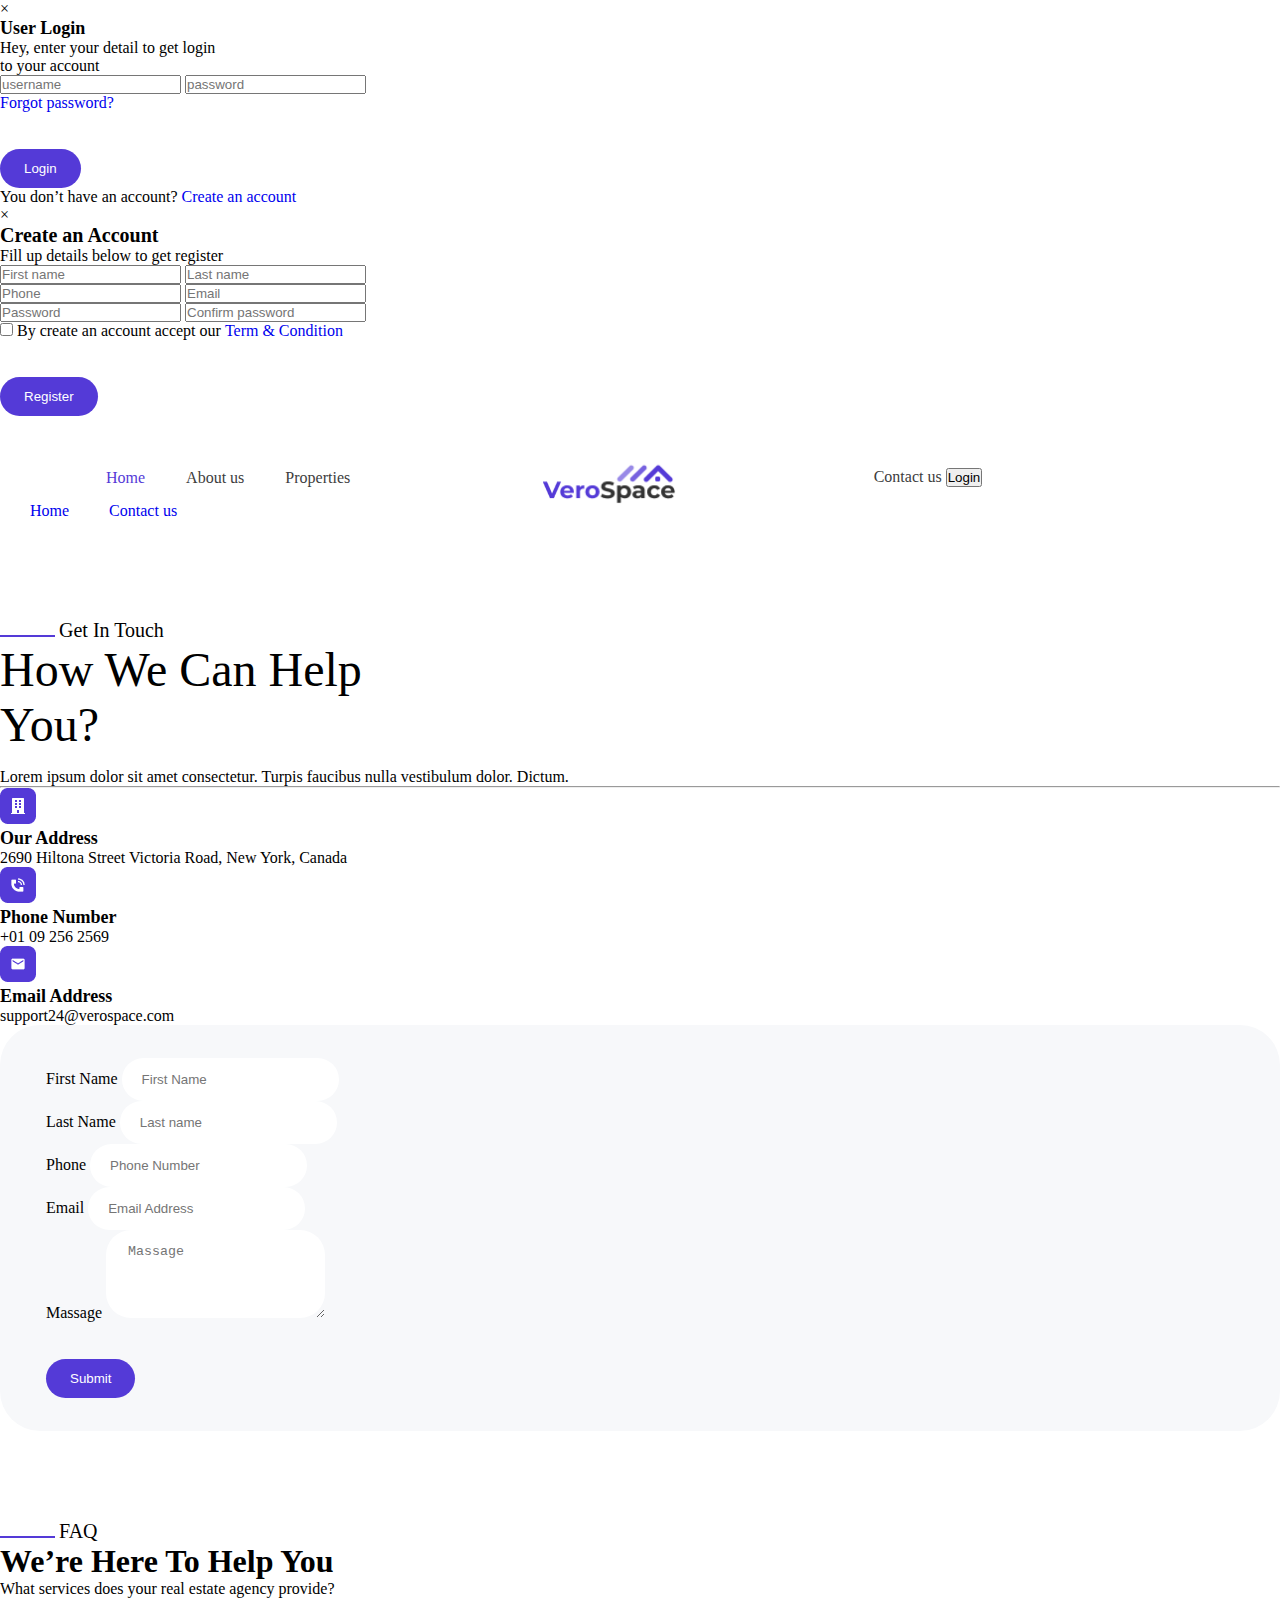
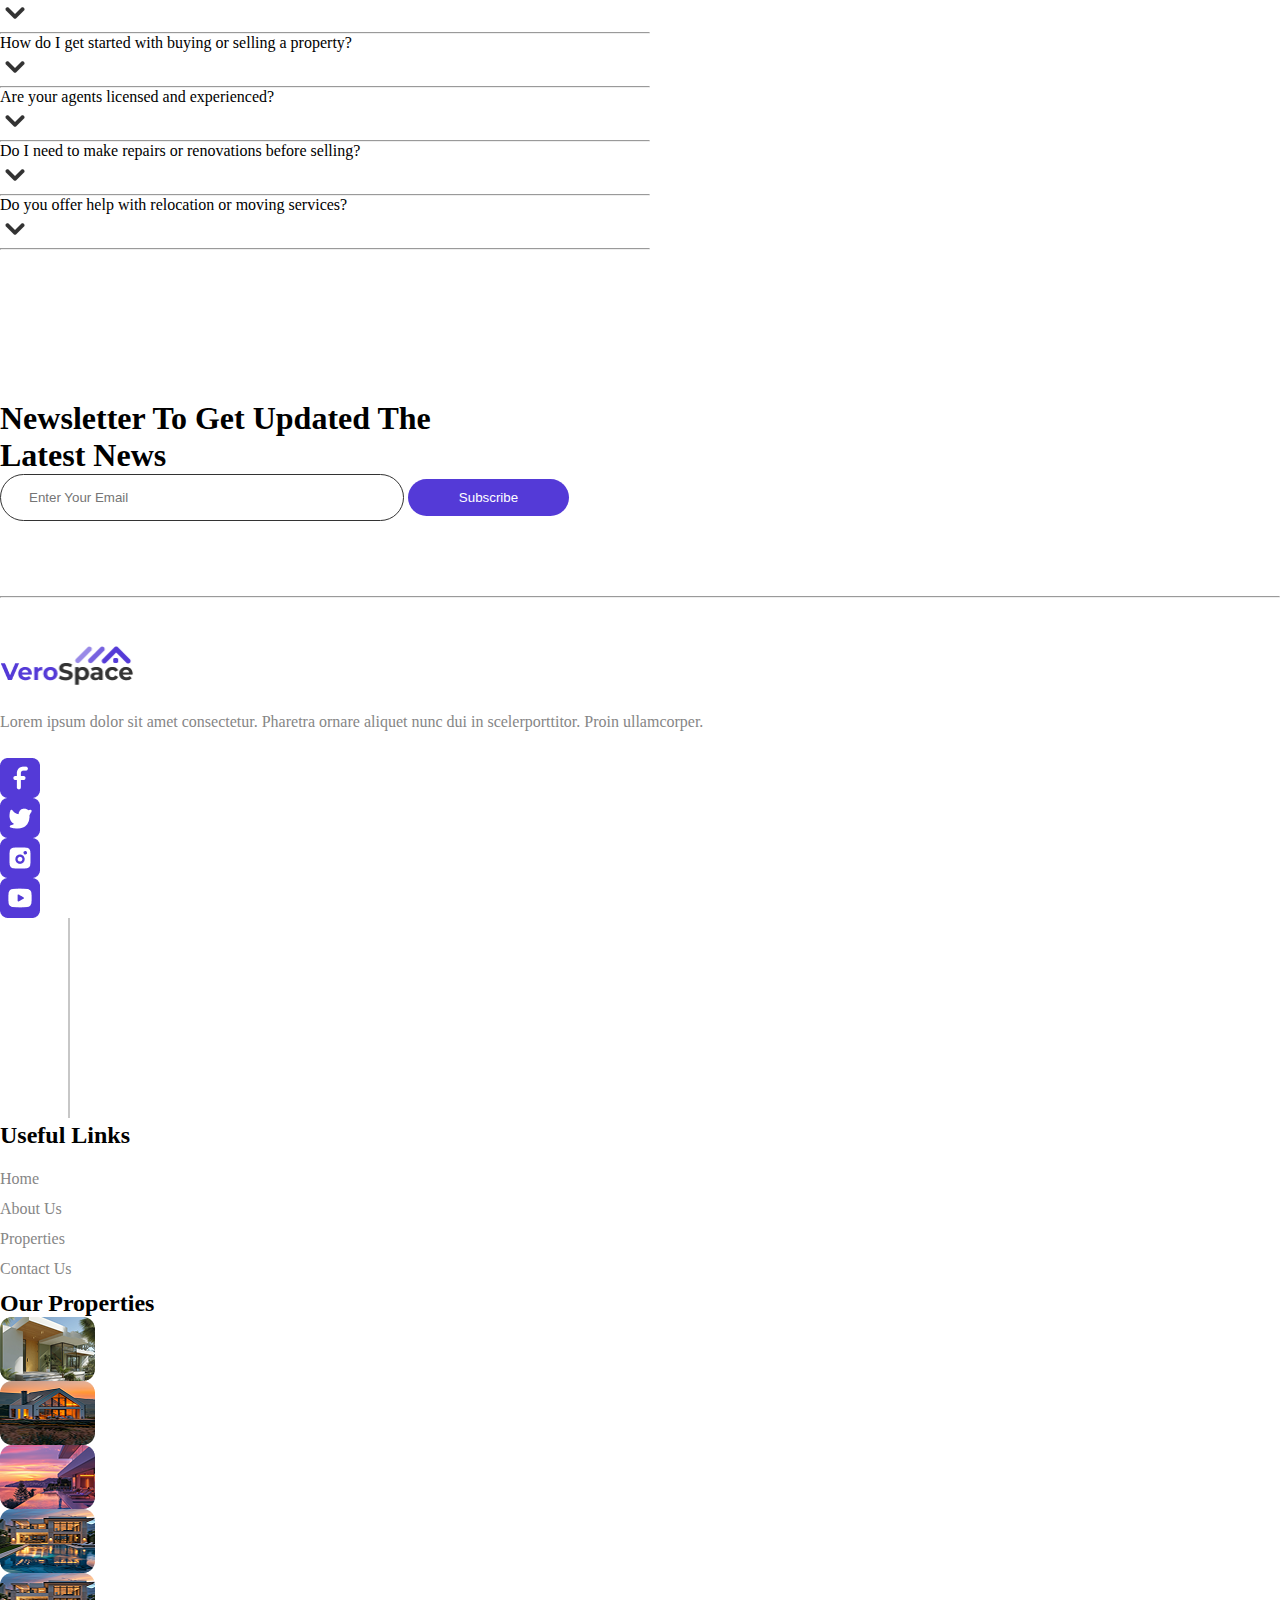
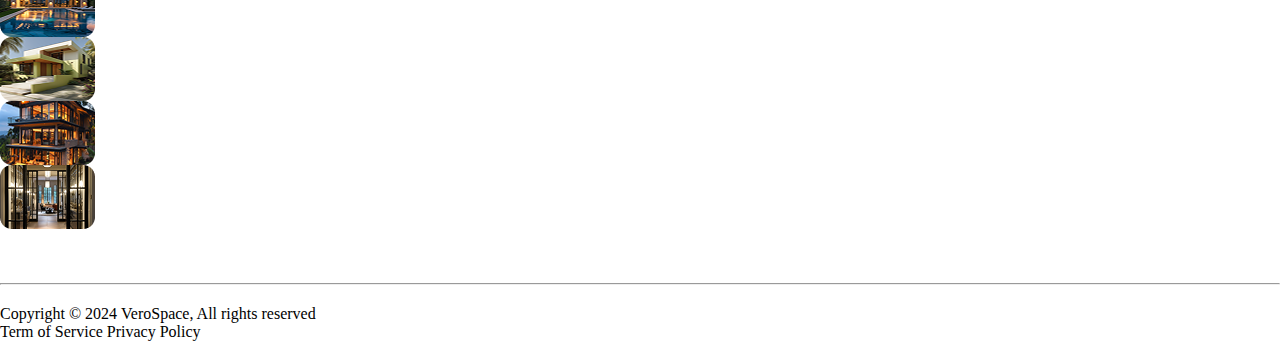
<file: contact.html>
<!DOCTYPE html>
<html lang="en">

<head>
    <meta charset="UTF-8">
    <meta name="viewport" content="width=device-width, initial-scale=1.0">
    <title>Document</title>
    <!-- Bootstrap cdn -->
    <link href="https://cdn.jsdelivr.net/npm/bootstrap@5.3.7/dist/css/bootstrap.min.css" rel="stylesheet"
        integrity="sha384-LN+7fdVzj6u52u30Kp6M/trliBMCMKTyK833zpbD+pXdCLuTusPj697FH4R/5mcr" crossorigin="anonymous">
    <!-- Jquery cdn -->
    <script src="https://ajax.googleapis.com/ajax/libs/jquery/3.7.1/jquery.min.js"></script>
    <!-- Swiper cdn -->
    <link rel="stylesheet" href="https://cdn.jsdelivr.net/npm/swiper@11/swiper-bundle.min.css" />
    <!-- custom css -->
    <link rel="stylesheet" href="./CSS/contact.css">
</head>

<body>
    <!-- --------------------------------------------------   MODAL PAGE---------------------------------------------------- -->
    <!-- Login Modal -->
    <div class="modal" id="loginModal">
        <div class="modal-content">
            <span class="close" id="closeLogin">&times;</span>
            <form id="loginForm">
                <h4>User Login</h4>
                <p class="light-color">Hey, enter your detail to get login<br>to your account</p>
                <input class="username" type="text" placeholder="username" required>
                <input class="password" type="password" placeholder="password" required>
                <div class="text-right text-end">
                    <a href="#" class="forgot">Forgot password?</a>
                </div>
                <button type="submit" class="submit-btn my-4">Login</button>
                <p class="bottom-text light-color">You don’t have an account? <a href="#"
                        id="openRegisterFromLogin">Create an
                        account</a></p>
            </form>
        </div>
    </div>
    <!-- Register Modal -->
    <div class="modal" id="registerModal">
        <div class="modal-content">
            <span class="close" id="closeRegister">&times;</span>
            <form id="registerForm">
                <h4 class="title">Create an Account</h4>
                <p class="light-color">Fill up details below to get register</p>

                <div class="input-group f-l-name">
                    <input type="text" placeholder="First name" required>
                    <input type="text" placeholder="Last name" required>
                </div>

                <div class="input-group p-e-contact ">
                    <input type="text" placeholder="Phone" required>
                    <input type="email" placeholder="Email" required>
                </div>

                <input class="psword" type="password" placeholder="Password" required>
                <input class="c-psword" type="password" placeholder="Confirm password" required>

                <div class="checkbox check-font text-center d-flex align-items-center justify-content-center">
                    <input type="checkbox" id="terms" required>
                    <label class="terms light-color" for="terms">By create an account accept our <a href="#">Term &
                            Condition</a></label>
                </div>

                <button type="submit" class="submit-btn my-4">Register</button>
            </form>
        </div>
    </div>
    <!-- Header section -->
    <header>
        <div class="container">
            <div class="container-wrapper">
                <nav class="nav">
                    <ul class="mobile-hidden">
                        <li><a href="./index.html">Home</a></li>
                        <li><a href="./about.html">About us</a></li>
                        <li><a href="./property.html">Properties</a></li>
                    </ul>
                    <div class="nav-logo mx-auto">
                        <a href="./index.html">
                            <img src="./Assets/nav-logoo.png" alt="">
                        </a>
                    </div>
                    <div class="nav-btn ms-auto">
                        <a href="./contact.html">Contact us</a>
                        <button class="open-modal-btn" id="openLogin">Login</button>
                    </div>
                    <div class="nav-toggler" id="nav-toggler">
                        <span>☰</span>
                    </div>
                    <!-- Mobile nav -->
                    <div class="mobile-nav" id="mobile-nav">
                        <button class="cancel-btn" id="nav-close">✕</button>
                        <div class="mobile-ul">
                            <li><a href="./index.html">Home</a></li>
                            <li><a href="./about.html">About us</a></li>
                            <li><a href="./property.html">Properties</a></li>
                            <a href="./contact.html">Contact us</a>
                            <button class="open-modal-btn2" id="openLogin-2">Login</button>
                        </div>
                    </div>
                    <!-- Overlay for mobile nav -->
                    <div class="overlay" id="overlay"></div>
                </nav>
            </div>
        </div>
    </header>
    <!-- Banner section -->
    <section class="banner-section">
        <div class="banner-wrapper">
            <div class="container">
                <div class="banner-content">
                    <h1>Contact Us</h1>
                    <a href="./index.html">Home</a>
                    <img src="./Assets/about/mdi_arrow-right-thin.png" alt="">
                    <a href="./contact.html">Contact us</a>
                </div>
            </div>
        </div>
    </section>
    <!-- get in touch section -->
    <section class="touch-section">
        <div class="container">
            <div class="row">
                <div class="col-12 col-lg-6">
                    <div class="blue d-flex gap-3 align-items-center">
                        <span class="blue-line"></span>
                        <span class="title color-3d">Get In Touch</span>
                    </div>
                    <div class="h1 color-33">
                        How We Can Help You?
                    </div>
                    <p class=" max-p light-color">Lorem ipsum dolor sit amet consectetur. Turpis faucibus nulla
                        vestibulum
                        dolor.
                        Dictum.</p>
                    <hr>
                    <div class="address d-flex gap-4">
                        <div class="addr-img">
                            <img src="./Assets/addr.png" alt="">
                        </div>
                        <div>
                            <h4 class="color-33">Our Address</h4>
                            <p class="light-color">2690 Hiltona Street Victoria
                                Road, New York, Canada</p>
                        </div>
                    </div>
                    <div class="phone d-flex gap-4">
                        <div class="addr-img">
                            <img src="./Assets/phone.png" alt="">
                        </div>
                        <div>
                            <h4 class="color-33">Phone Number</h4>
                            <p class="light-color">+01 09 256 2569</p>
                        </div>
                    </div>
                    <div class="email-addr d-flex gap-4">
                        <div class="addr-img">
                            <img src="./Assets/emailaddr.png" alt="">
                        </div>
                        <div>
                            <h4 class="color-33">Email Address</h4>
                            <p class="light-color">support24@verospace.com</p>
                        </div>
                    </div>
                </div>
                <div class="col-12 col-lg-6 touch">
                    <div class="row">
                        <div class="col-6 mb-4">
                            <div class="d-flex flex-column gap-3">
                                <label for="name">First Name</label>
                                <input type="text" name="name" id="name" placeholder="First Name">
                            </div>
                        </div>
                        <div class="col-6 mb-4">
                            <div class="d-flex flex-column gap-3">
                                <label for="last">Last Name</label>
                                <input type="text" name="last" id="last" placeholder="Last name">
                            </div>
                        </div>
                        <div class="col-6">
                            <div class="d-flex flex-column gap-3">
                                <label for="phone">Phone </label>
                                <input type="text" name="phone" id="phone" placeholder="Phone Number">
                            </div>
                        </div>
                        <div class="col-6">
                            <div class="d-flex flex-column gap-3">
                                <label for="email-2">Email</label>
                                <input type="email" name="email-2" id="email-2" placeholder="Email Address">
                            </div>
                        </div>
                        <div class="col-12 mt-4">
                            <div class="d-flex flex-column gap-3">
                                <label for="message">Massage</label>
                                <textarea name="message" id="message" placeholder="Massage" rows="4"></textarea>
                            </div>
                        </div>
                        <div class="col-12 text-center">
                            <button class="submit-btn">
                                Submit
                            </button>
                        </div>
                    </div>
                </div>
            </div>
        </div>
    </section>
    <!-- faq section -->
    <section class="faq-section">
        <div class="container">
            <div class="flip-panel  mx-auto">
                <div class="blue d-flex gap-3 align-items-center justify-content-center">
                    <span class="blue-line"></span>
                    <span class="title color-3d">FAQ</span>
                </div>
                <h2 class="text-center color-33">
                    We’re Here To Help You</h2>
                <!-- flip-1 -->
                <div class="d-flex flip-1  justify-content-between">What services does your real estate agency
                    provide?
                    <div class="arrow-down">
                        <img src="./Assets/Chevron down.png" alt="">
                    </div>
                </div>
                <div class="panel-1">
                    <p>Lorem ipsum dolor sit amet consectetur. Et eget massa sed gravida velit in nibh. Tortor sed quis
                        arcu
                        risus sollicitudin lacus donec in commodo. </p>
                    <p>Lorem ipsum dolor sit amet consectetur. Et eget massa sed gravida velit in nibh. </p>
                </div>
                <hr>
                <!-- flip-2 -->
                <div class="d-flex flip-2  justify-content-between">
                    How do I get started with buying or selling a property?
                    <div class="arrow-down">
                        <img src="./Assets/Chevron down.png" alt="">
                    </div>
                </div>
                <div class="panel-2">
                    <p>Lorem ipsum dolor sit amet consectetur. Et eget massa sed gravida velit in nibh. Tortor sed quis
                        arcu
                        risus sollicitudin lacus donec in commodo. </p>
                    <p>Lorem ipsum dolor sit amet consectetur. Et eget massa sed gravida velit in nibh. </p>
                </div>
                <hr>
                <!-- flip-3 -->
                <div class="d-flex flip-3  justify-content-between">
                    Are your agents licensed and experienced?
                    <div class="arrow-down">
                        <img src="./Assets/Chevron down.png" alt="">
                    </div>
                </div>
                <div class="panel-3">
                    <p>Lorem ipsum dolor sit amet consectetur. Et eget massa sed gravida velit in nibh. Tortor sed quis
                        arcu
                        risus sollicitudin lacus donec in commodo. </p>
                    <p>Lorem ipsum dolor sit amet consectetur. Et eget massa sed gravida velit in nibh. </p>
                </div>
                <hr>
                <!-- flip-4 -->
                <div class="d-flex flip-4  justify-content-between">
                    Do I need to make repairs or renovations before selling?
                    <div class="arrow-down">
                        <img src="./Assets/Chevron down.png" alt="">
                    </div>
                </div>
                <div class="panel-4">
                    <p>Lorem ipsum dolor sit amet consectetur. Et eget massa sed gravida velit in nibh. Tortor sed quis
                        arcu
                        risus sollicitudin lacus donec in commodo. </p>
                    <p>Lorem ipsum dolor sit amet consectetur. Et eget massa sed gravida velit in nibh. </p>
                </div>
                <hr>
                <!-- flip-5 -->
                <div class="d-flex flip-5  justify-content-between">
                    Do you offer help with relocation or moving services?
                    <div class="arrow-down">
                        <img src="./Assets/Chevron down.png" alt="">
                    </div>
                </div>
                <div class="panel-5">
                    <p>Lorem ipsum dolor sit amet consectetur. Et eget massa sed gravida velit in nibh. Tortor sed quis
                        arcu
                        risus sollicitudin lacus donec in commodo. </p>
                    <p>Lorem ipsum dolor sit amet consectetur. Et eget massa sed gravida velit in nibh. </p>
                </div>
                <hr>

            </div>
        </div>
    </section>
    <!-- Email newletter section -->
    <section class="email-section">
        <div class="container">
            <div class="row">
                <div class="col-12 col-lg-6">
                    <h2 class="email-title color-33">Newsletter To Get Updated The Latest News</h2>
                </div>
                <div class="col-12 col-lg-6 email-search d-flex justify-content-lg-end gap-3">
                    <input type="email" name="email" id="email" placeholder="Enter Your Email">
                    <button class="email-btn">Subscribe</button>
                </div>
            </div>
        </div>
    </section>
    <hr>
    <!-- Footer section -->
    <section class="footer-section" data-aos="fade-up" data-aos-duration="1000">
        <div class="container">
            <div class="row">
                <div class="col-12 col-lg-4 d-flex justify-content-center">
                    <div class="footer-content">
                        <div class="footer-logo">
                            <img src="./Assets/nav-logoo.png" alt="" />
                        </div>
                        <p>
                            Lorem ipsum dolor sit amet consectetur. Pharetra ornare aliquet
                            nunc dui in scelerporttitor. Proin ullamcorper.
                        </p>
                        <div class="footer-social-link d-flex gap-4">
                            <div class="social-footer">
                                <a href="#">
                                    <img src="./Assets/facebook.png" alt="" />
                                </a>
                            </div>
                            <div class="social-footer">
                                <a href="#">
                                    <img src="./Assets/Twitter.png" alt="" />
                                </a>
                            </div>
                            <div class="social-footer">
                                <a href="#">
                                    <img src="./Assets/Insta.png" alt="" />
                                </a>
                            </div>
                            <div class="social-footer">
                                <a href="#">
                                    <img src="./Assets/youtube.png" alt="" />
                                </a>
                            </div>
                        </div>
                    </div>
                    <div class="borderY">
                        <span></span>
                    </div>
                </div>
                <div class="col-12 col-lg-4">
                    <div class="footer-link">
                        <h3>Useful Links</h3>
                        <div class="links">
                            <a href="./index.html">Home</a>
                            <a href="./about.html">About Us</a>
                            <a href="./property.html">Properties</a>
                            <a href="./contact.html">Contact Us</a>
                        </div>
                    </div>
                </div>
                <div class="col-12 col-lg-4">
                    <div class="footer-property">
                        <h3 class="mb-3">Our Properties</h3>
                        <div class="footer-img">
                            <div class="row-top mb-2 d-flex gap-2">
                                <div class="div">
                                    <a href="#">
                                        <img src="./Assets/footer-1.png" alt="" />
                                    </a>
                                </div>
                                <div class="div">
                                    <a href="#">
                                        <img src="./Assets/footer-3.png" alt="" />
                                    </a>
                                </div>

                                <div>
                                    <a href="#">
                                        <img src="./Assets/footer-4.png" alt="" />
                                    </a>
                                </div>

                                <div>
                                    <a href="#">
                                        <img src="./Assets/footer-5.png" alt="" />
                                    </a>
                                </div>
                            </div>

                            <div class="row-bottom d-flex gap-2">
                                <div>
                                    <a href="#">
                                        <img src="./Assets/footer-5.png" alt="" />
                                    </a>

                                </div>
                                <div>
                                    <a href="#">
                                        <img src="./Assets/footer-6.png" alt="" />
                                    </a>
                                </div>
                                <div>
                                    <a href="#">
                                        <img src="./Assets/footer-7.png" alt="" />
                                    </a>
                                </div>
                                <div>
                                    <a href="#">
                                        <img src="./Assets/footer-8.png" alt="" />
                                    </a>
                                </div>
                            </div>
                        </div>
                    </div>
                </div>
            </div>
        </div>
    </section>
    <hr />
    <!-- copyright section -->
    <section class="copyright-section">
        <div class="container">
            <div class="row">
                <div class="col-6 light-color">
                    <span>Copyright &copy; 2024 VeroSpace, All rights reserved</span>
                </div>
                <div class="col-6 d-flex justify-content-end gap-4 light-color">
                    <span>Term of Service</span>
                    <span>Privacy Policy</span>
                </div>
            </div>
        </div>
    </section>






    <!-- Swiper cdn -->
    <script src="https://cdn.jsdelivr.net/npm/swiper@11/swiper-bundle.min.js"></script>
    <!-- Custom JS -->
    <script src="./JS/contact.js"></script>


    <!-- Bootstrap cdn -->
    <script src="https://cdn.jsdelivr.net/npm/bootstrap@5.3.7/dist/js/bootstrap.bundle.min.js"
        integrity="sha384-ndDqU0Gzau9qJ1lfW4pNLlhNTkCfHzAVBReH9diLvGRem5+R9g2FzA8ZGN954O5Q"
        crossorigin="anonymous"></script>
</body>

</html>
</file>
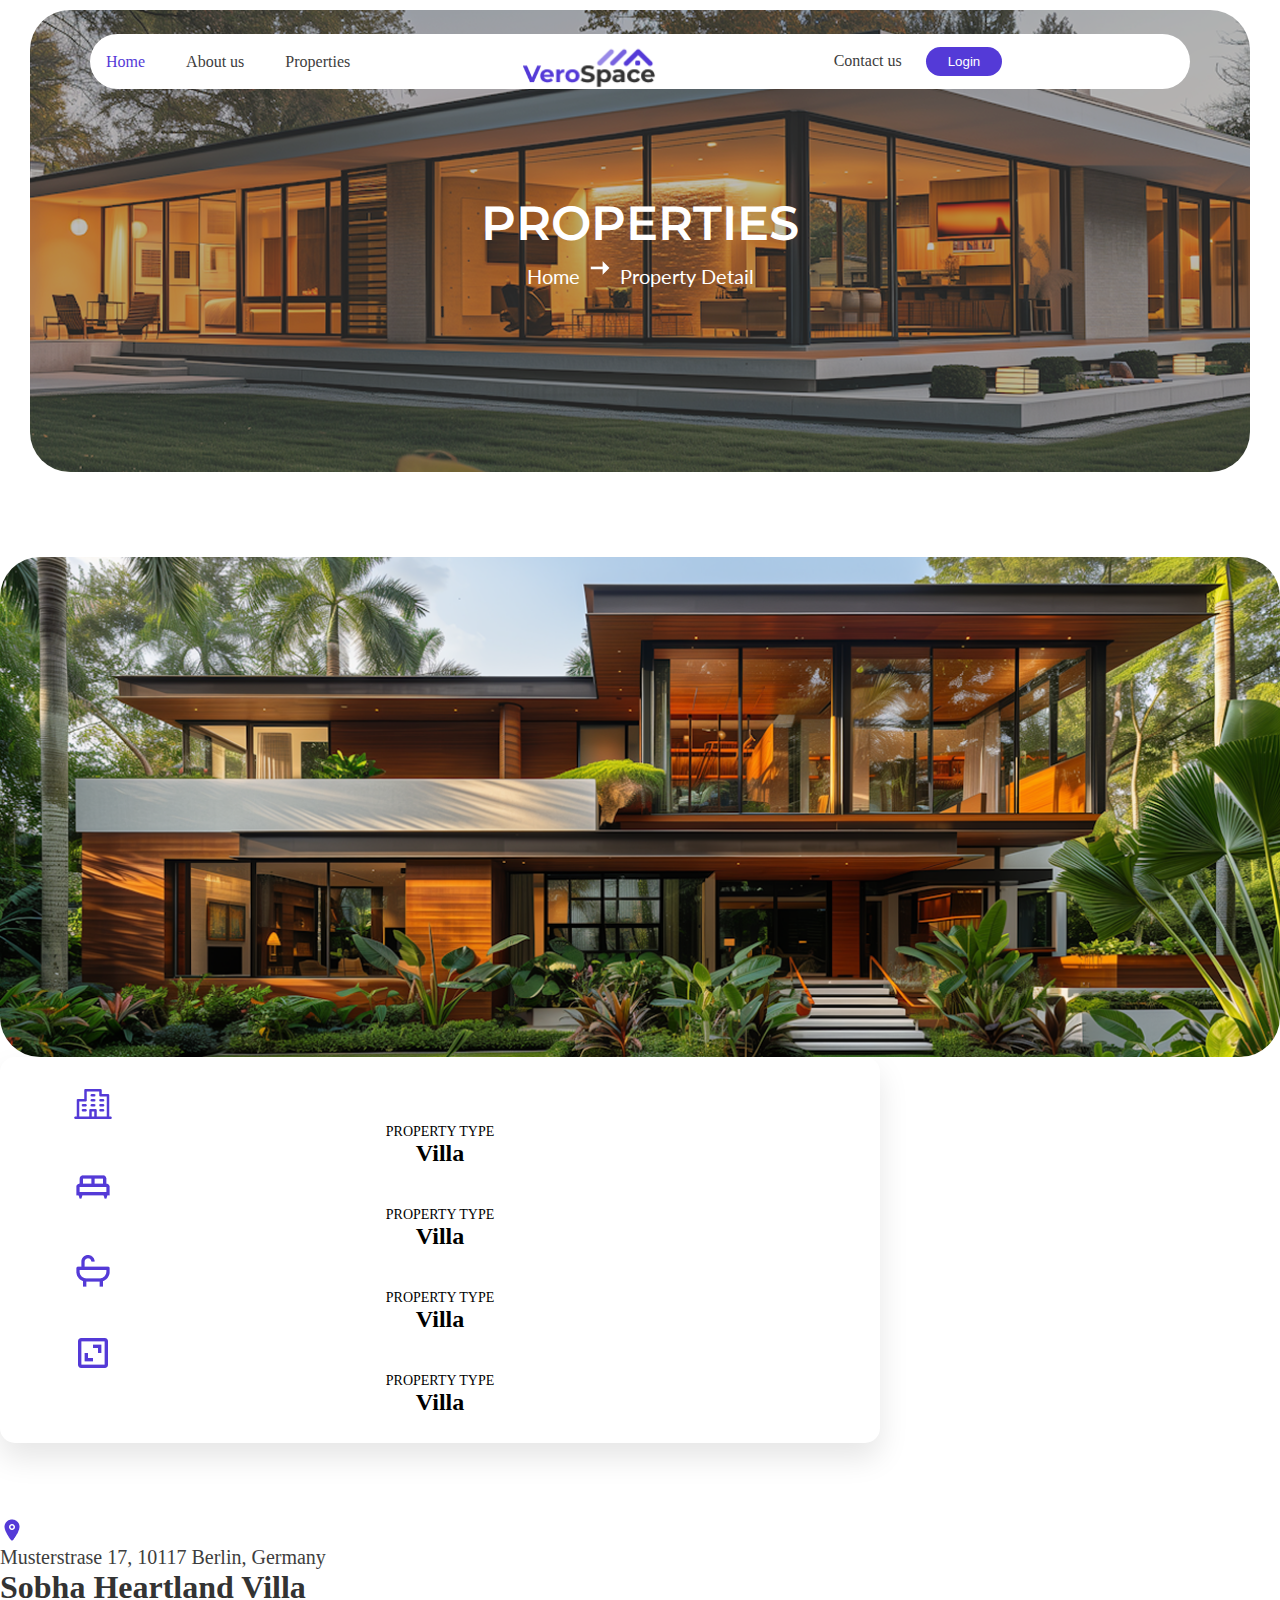
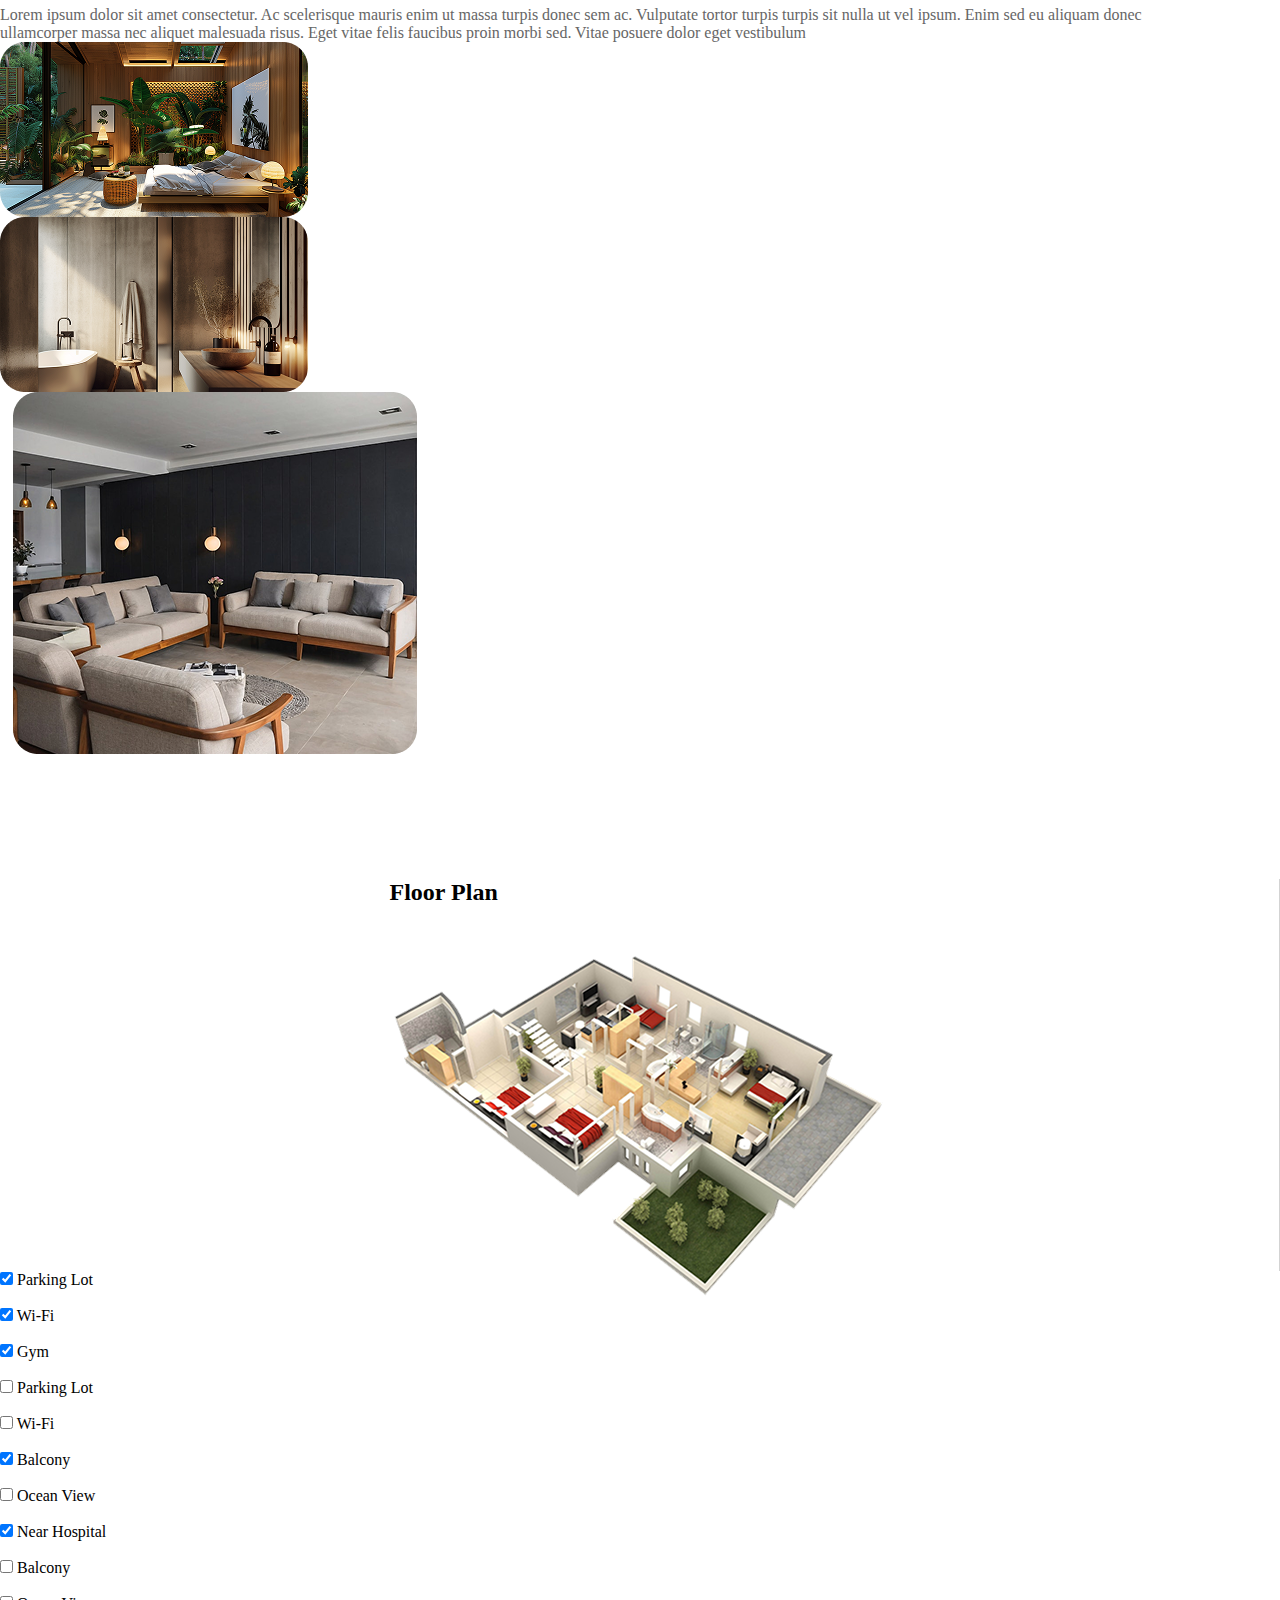
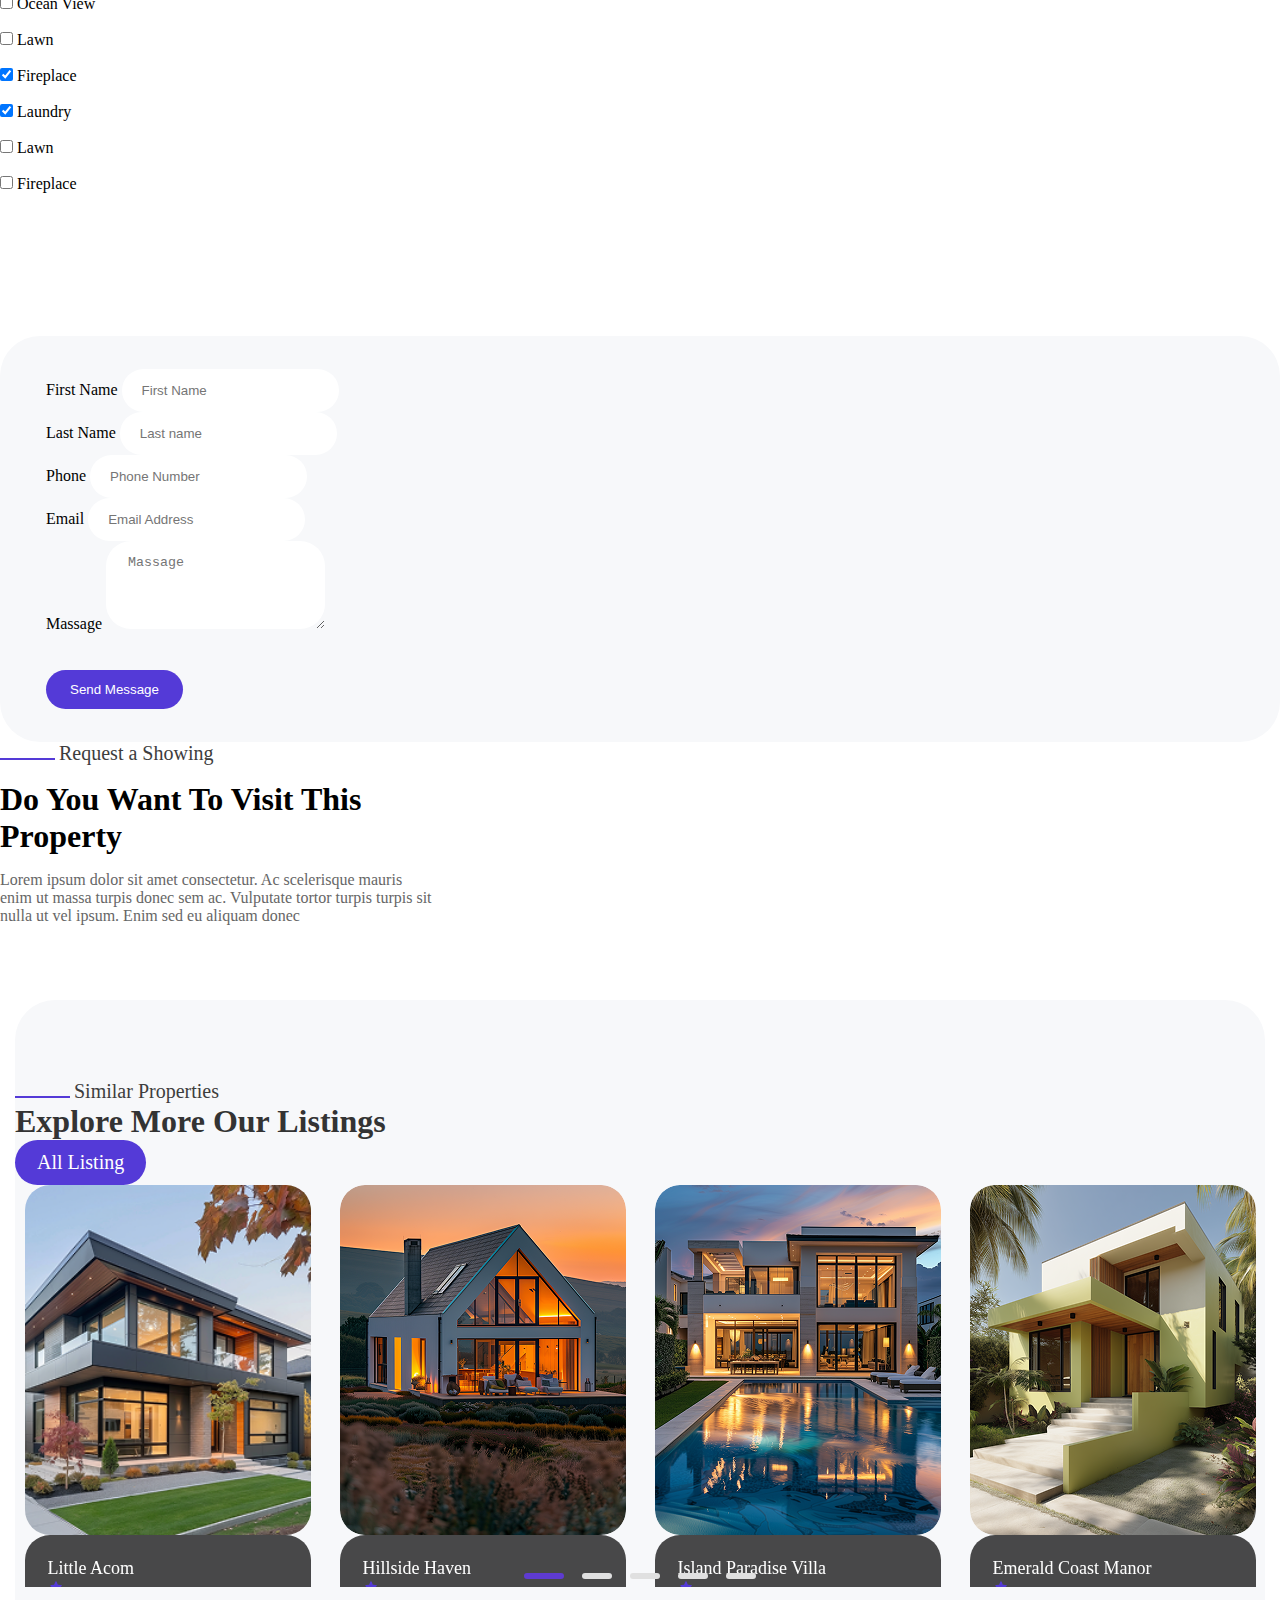
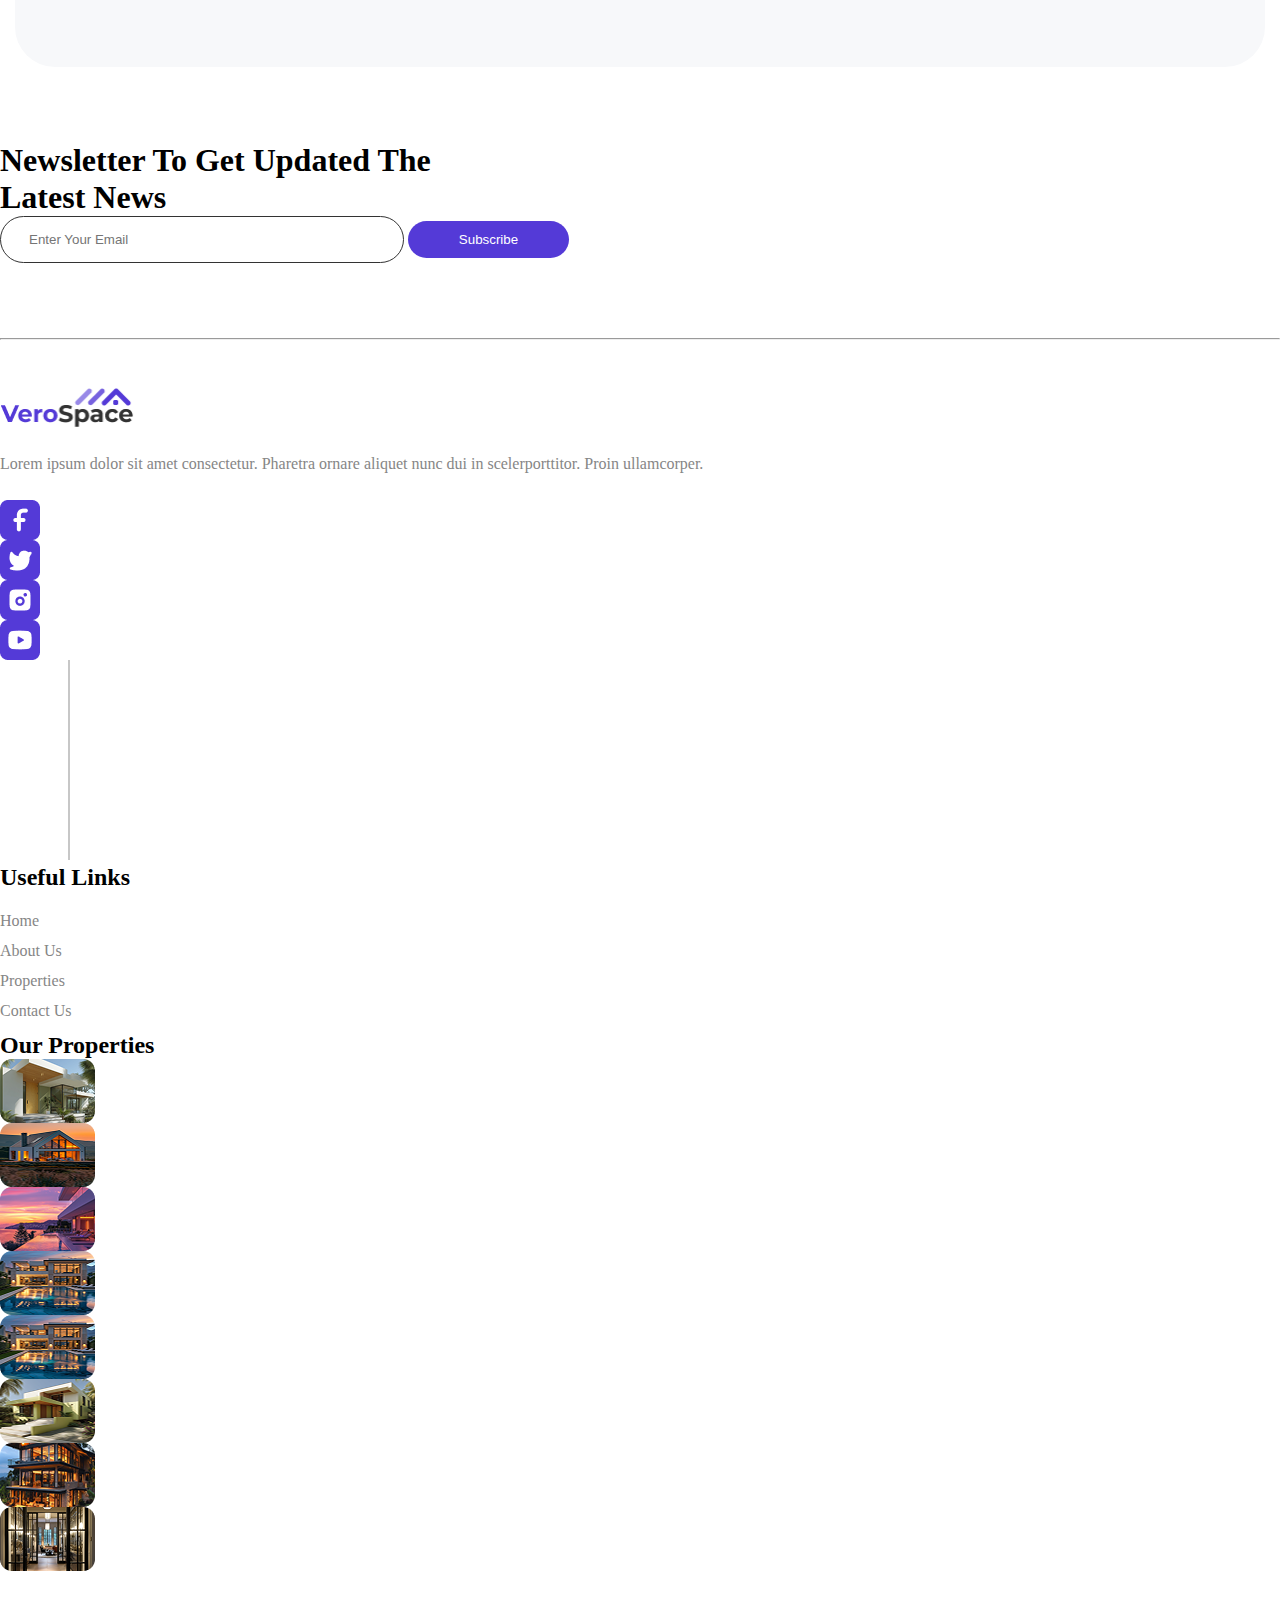
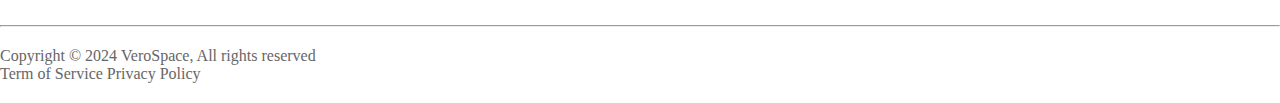
<file: prop-details.html>
<!DOCTYPE html>
<html lang="en">

<head>
    <meta charset="UTF-8">
    <meta name="viewport" content="width=device-width, initial-scale=1.0">
    <title>Document</title>
    <!-- Bootstrap cdn -->
    <link href="https://cdn.jsdelivr.net/npm/bootstrap@5.3.7/dist/css/bootstrap.min.css" rel="stylesheet"
        integrity="sha384-LN+7fdVzj6u52u30Kp6M/trliBMCMKTyK833zpbD+pXdCLuTusPj697FH4R/5mcr" crossorigin="anonymous">
    <!-- Swiper cdn -->
    <link rel="stylesheet" href="https://cdn.jsdelivr.net/npm/swiper@11/swiper-bundle.min.css" />
    <!-- custom css -->
    <link rel="stylesheet" href="./CSS/prop-details.css">
</head>

<body>
    <!-- --------------------------------------------------   MODAL PAGE---------------------------------------------------- -->
    <!-- Login Modal -->
    <div class="modal" id="loginModal">
        <div class="modal-content">
            <span class="close" id="closeLogin">&times;</span>
            <form id="loginForm">
                <h4>User Login</h4>
                <p class="light-color">Hey, enter your detail to get login<br>to your account</p>
                <input class="username" type="text" placeholder="username" required>
                <input class="password" type="password" placeholder="password" required>
                <div class="text-right text-end">
                    <a href="#" class="forgot">Forgot password?</a>
                </div>
                <button type="submit" class="submit-btn mb-4">Login</button>
                <p class="bottom-text light-color">You don’t have an account? <a href="#"
                        id="openRegisterFromLogin">Create an
                        account</a></p>
            </form>
        </div>
    </div>
    <!-- Register Modal -->
    <div class="modal" id="registerModal">
        <div class="modal-content">
            <span class="close" id="closeRegister">&times;</span>
            <form id="registerForm">
                <h4 class="title">Create an Account</h4>
                <p class="light-color">Fill up details below to get register</p>

                <div class="input-group f-l-name">
                    <input type="text" placeholder="First name" required>
                    <input type="text" placeholder="Last name" required>
                </div>

                <div class="input-group p-e-contact ">
                    <input type="text" placeholder="Phone" required>
                    <input type="email" placeholder="Email" required>
                </div>

                <input class="psword" type="password" placeholder="Password" required>
                <input class="c-psword" type="password" placeholder="Confirm password" required>

                <div class="checkbox check-font text-center d-flex align-items-center justify-content-center">
                    <input type="checkbox" id="terms" required>
                    <label class="terms light-color" for="terms">By create an account accept our <a href="#">Term &
                            Condition</a></label>
                </div>

                <button type="submit" class="submit-btn">Register</button>
            </form>
        </div>
    </div>
    <!-- Header section -->
    <header>
        <div class="container">
            <div class="container-wrapper">
                <nav class="nav">
                    <ul class="mobile-hidden">
                        <li><a href="./index.html">Home</a></li>
                        <li><a href="./about.html">About us</a></li>
                        <li><a href="./property.html">Properties</a></li>
                    </ul>
                    <div class="nav-logo mx-auto">
                        <a href="#">
                            <img src="./Assets/nav-logoo.png" alt="">
                        </a>
                    </div>
                    <div class="nav-btn ms-auto">
                        <a href="./contact.html">Contact us</a>
                        <button class="open-modal-btn" id="openLogin">Login</button>
                    </div>
                    <div class="nav-toggler" id="nav-toggler">
                        <span>☰</span>
                    </div>
                    <!-- Mobile nav -->
                    <div class="mobile-nav" id="mobile-nav">
                        <button class="cancel-btn" id="nav-close">✕</button>
                        <div class="mobile-ul">
                            <li><a href="./index.html">Home</a></li>
                            <li><a href="./about.html">About us</a></li>
                            <li><a href="./property.html">Properties</a></li>
                            <a href="./contact.html">Contact us</a>
                            <button class="open-modal-btn2" id="openLogin-2">Login</button>
                        </div>
                    </div>
                    <!-- Overlay for mobile nav -->
                    <div class="overlay" id="overlay"></div>
                </nav>
            </div>
        </div>
    </header>
    <!-- Banner section -->
    <section class="banner-section">
        <div class="banner-wrapper">
            <div class="container">
                <div class="banner-content">
                    <h1>Properties</h1>
                    <a href="./index.html">Home</a>
                    <img src="./Assets/about/mdi_arrow-right-thin.png" alt="">
                    <a href="./prop-details.html">Property Detail</a>
                </div>
            </div>
        </div>
    </section>
    <!-- prop-details section -->
    <section class="prop-details-section">
        <div class="container">
            <div class="prop-wrapper"></div>
            <div class="details-box mx-auto position-relative">
                <div class="row">
                    <div class="col-6 col-md-3">
                        <div class="prop-1">
                            <div class="prop-img mx-auto">
                                <img src="./Assets/prop-1.png" alt="">
                            </div>
                            <div class="title-14">
                                PROPERTY TYPE
                            </div>
                            <h3>Villa</h3>
                        </div>
                    </div>
                    <div class="col-6 col-md-3">
                        <div class="prop-2">
                            <div class="prop-img mx-auto">
                                <img src="./Assets/prop-2.png" alt="">
                            </div>
                            <div class="title-14">
                                PROPERTY TYPE
                            </div>
                            <h3>Villa</h3>
                        </div>
                    </div>
                    <div class="col-6 col-md-3">
                        <div class="prop-3">
                            <div class="prop-img mx-auto">
                                <img src="./Assets/prop-3.png" alt="">
                            </div>
                            <div class="title-14">
                                PROPERTY TYPE
                            </div>
                            <h3>Villa</h3>
                        </div>
                    </div>
                    <div class="col-6 col-md-3">
                        <div class="prop-4">
                            <div class="prop-img mx-auto">
                                <img src="./Assets/prop-4.png" alt="">
                            </div>
                            <div class="title-14">
                                PROPERTY TYPE
                            </div>
                            <h3>Villa</h3>
                        </div>
                    </div>
                </div>
            </div>
        </div>
    </section>
    <!-- Sobha villa section -->
    <section class="sobha-villa-section">
        <div class="container">
            <div class="row flex-column-reverse flex-lg-row">
                <div class="col-lg-6">
                    <div class="d-flex align-items-center justify-content-center justify-content-lg-start">
                        <div class="location-img">
                            <img src="./Assets/location.png" alt="">
                        </div>
                        <div class="title color-3d">
                            Musterstrase 17, 10117 Berlin, Germany
                        </div>
                    </div>
                    <h2 class="text-center text-lg-start color-33">Sobha Heartland Villa</h2>
                    <p class="light-color">Lorem ipsum dolor sit amet consectetur. Ac scelerisque mauris enim ut massa
                        turpis donec sem
                        ac. Vulputate tortor turpis turpis sit nulla ut vel ipsum. Enim sed eu aliquam donec
                    </p>
                    <p class="light-color">ullamcorper massa nec aliquet malesuada risus. Eget vitae felis faucibus
                        proin morbi sed.
                        Vitae posuere dolor eget vestibulum</p>
                </div>
                <div class="col-lg-6">
                    <div class="d-flex  justify-content-center align-items-center">
                        <div class="part-1">
                            <div class="sobha-1 mb-3">
                                <img src="./Assets/sobha-1.png" alt="">
                            </div>
                            <div class="sobha-2">
                                <img src="./Assets/sobha-2.png" alt="">
                            </div>
                        </div>
                        <div class="part-2">
                            <div class="sobha-3">
                                <img src="./Assets/sobha-3.png" alt="">
                            </div>
                        </div>
                    </div>
                </div>
            </div>
        </div>
    </section>
    <!-- Flor plan section -->
    <section class="flor-plan-section">
        <div class="container">
            <div class="row">
                <div class="col-lg-6 border-right">
                    <figure class="flor-img">
                        <figcaption>
                            <h3>Floor Plan</h3>
                        </figcaption>
                        <img src="./Assets/flor-plan.png" alt="">
                    </figure>
                </div>
                <div class="col-lg-6">
                    <div class="row">
                        <div class="col-4">
                            <div class="form-check">
                                <input class="form-check-input" id="a" type="checkbox" checked>
                                <label for="a" class="form-check-label">Parking Lot</label>
                            </div>
                            <div class="form-check">
                                <input class="form-check-input" id="b" type="checkbox" checked>
                                <label for="b" class="form-check-label">Wi-Fi</label>
                            </div>
                            <div class="form-check">
                                <input class="form-check-input" id="c" type="checkbox" checked>
                                <label for="c" class="form-check-label">Gym</label>
                            </div>
                            <div class="form-check">
                                <input class="form-check-input" id="d" type="checkbox">
                                <label for="d" class="form-check-label">Parking Lot</label>
                            </div>
                            <div class="form-check">
                                <input class="form-check-input" id="e" type="checkbox">
                                <label for="e" class="form-check-label">Wi-Fi</label>
                            </div>
                        </div>
                        <div class="col-4">
                            <div class="form-check">
                                <input class="form-check-input" id="f-l-name" type="checkbox" checked>
                                <label for="f-l-name" class="form-check-label">Balcony</label>
                            </div>
                            <div class="form-check">
                                <input class="form-check-input" id="g" type="checkbox">
                                <label for="g" class="form-check-label">Ocean View</label>
                            </div>
                            <div class="form-check">
                                <input class="form-check-input" id="h" type="checkbox" checked>
                                <label for="h" class="form-check-label">Near Hospital</label>
                            </div>
                            <div class="form-check">
                                <input class="form-check-input" id="i" type="checkbox">
                                <label for="i" class="form-check-label">Balcony</label>
                            </div>
                            <div class="form-check">
                                <input class="form-check-input" id="j" type="checkbox">
                                <label for="j" class="form-check-label">Ocean View</label>
                            </div>
                        </div>
                        <div class="col-4">
                            <div class="form-check">
                                <input class="form-check-input" id="k" type="checkbox">
                                <label for="k" class="form-check-label">Lawn</label>
                            </div>
                            <div class="form-check">
                                <input class="form-check-input" id="l" type="checkbox" checked>
                                <label for="l" class="form-check-label">Fireplace</label>
                            </div>
                            <div class="form-check">
                                <input class="form-check-input" id="m" type="checkbox" checked>
                                <label for="m" class="form-check-label">Laundry</label>
                            </div>
                            <div class="form-check">
                                <input class="form-check-input" id="n" type="checkbox">
                                <label for="n" class="form-check-label">Lawn</label>
                            </div>
                            <div class="form-check">
                                <input class="form-check-input" id="o" type="checkbox" id="f">
                                <label for="o" class="form-check-label">Fireplace</label>
                            </div>
                        </div>
                    </div>
                </div>
            </div>
        </div>
    </section>
    <!-- Contact section -->
    <section class="contact-section">
        <div class="container">
            <div class="row">
                <div class="col-12 col-lg-6 touch">
                    <div class="row">
                        <div class="col-6 mb-4">
                            <div class="d-flex flex-column gap-3">
                                <label for="name">First Name</label>
                                <input type="text" name="name" id="name" placeholder="First Name">
                            </div>
                        </div>
                        <div class="col-6 mb-4">
                            <div class="d-flex flex-column gap-3">
                                <label for="last">Last Name</label>
                                <input type="text" name="last" id="last" placeholder="Last name">
                            </div>
                        </div>
                        <div class="col-6">
                            <div class="d-flex flex-column gap-3">
                                <label for="phone">Phone </label>
                                <input type="text" name="phone" id="phone" placeholder="Phone Number">
                            </div>
                        </div>
                        <div class="col-6">
                            <div class="d-flex flex-column gap-3">
                                <label for="email-2">Email</label>
                                <input type="email" name="email-2" id="email-2" placeholder="Email Address">
                            </div>
                        </div>
                        <div class="col-12 mt-4">
                            <div class="d-flex flex-column gap-3">
                                <label for="message">Massage</label>
                                <textarea name="message" id="message" placeholder="Massage" rows="4"></textarea>
                            </div>
                        </div>
                        <div class="col-12 text-center">
                            <button class="submit-btn">
                                Send Message
                            </button>
                        </div>
                    </div>
                </div>
                <div class="col-12 col-lg-6 my-auto contact-right">
                    <div class="blue d-flex gap-3 align-items-center">
                        <span class="blue-line"></span>
                        <span class="title color-3d">Request a Showing</span>
                    </div>
                    <h2 class="max">Do You Want To Visit This Property</h2>
                    <p class="light-color">Lorem ipsum dolor sit amet consectetur. Ac scelerisque mauris enim ut massa
                        turpis donec sem ac.
                        Vulputate tortor turpis turpis sit nulla ut vel ipsum. Enim sed eu aliquam donec
                    </p>
                </div>
            </div>
        </div>
    </section>
    <!-- Explore section -->
    <section class="explore-section" id="explore-section">
        <div class="explore-wrapper">
            <div class="container">
                <div class="blue d-flex gap-3 align-items-center justify-content-md-start justify-content-center">
                    <span class="blue-line"></span>
                    <span class="title color-3d">Similar Properties</span>
                </div>
                <div class="row justify-content-center justify-content-md-between">
                    <div class="col-12 col-md-6 fw-semibold text-center text-md-start">
                        <h2 class="color-33">Explore More Our Listings</h2>
                    </div>
                    <div class="col-12 col-md-6 slider-btn">
                        <a href="./property.html">All Listing</a>
                    </div>
                </div>
                <!-- Slider main container -->
                <div class="swiper" id="explore-swiper">
                    <!-- Additional required wrapper -->
                    <div class="swiper-wrapper mt-5">
                        <!-- Slides -->
                        <div class="swiper-slide">
                            <div class="swiper-explore-1 position-relative">
                                <div class="swiper-img">
                                    <img src="./Assets/propertycard-6.png" alt="">
                                </div>
                                <div class="box-shadow position-absolute">
                                    <div class="explore-title mb-4 d-flex gap-4 justify-content-between">
                                        <span>Little Acom</span>
                                        <div class="rating-1 d-flex gap-1">
                                            <div class="rating">
                                                <img src="./Assets/material-symbols_star-rounded.png" alt="">
                                            </div>
                                            <span>4.8</span>
                                        </div>
                                    </div>
                                    <div class="explore-location d-flex">
                                        <div class="location-1 d-flex gap-1">
                                            <div class="location">
                                                <img src="./Assets/fluent_location-16-filled.png" alt="">
                                            </div>
                                            <span>Berlin, Germany</span>
                                        </div>
                                        <a class="details-btn" href="">Detail</a>
                                    </div>
                                </div>
                            </div>
                        </div>
                        <div class="swiper-slide">
                            <div class="swiper-explore-2 position-relative">
                                <div class="swiper-img">
                                    <img src="./Assets/Rectangle 30.png" alt="">
                                </div>
                                <div class="box-shadow position-absolute">
                                    <div class="explore-title d-flex gap-4 justify-content-between">
                                        <span>Hillside Haven</span>
                                        <div class="rating-1 d-flex gap-1">
                                            <div class="rating">
                                                <img src="./Assets/material-symbols_star-rounded.png" alt="">
                                            </div>
                                            <span>4.8</span>
                                        </div>
                                    </div>
                                    <div class="explore-location d-flex mt-4">
                                        <div class="location-1 d-flex gap-1">
                                            <div class="location">
                                                <img src="./Assets/fluent_location-16-filled.png" alt="">
                                            </div>
                                            <span>Genoa, Italy </span>
                                        </div>
                                        <a class="details-btn" href="">Detail</a>
                                    </div>
                                </div>
                            </div>
                        </div>
                        <div class="swiper-slide">
                            <div class="swiper-explore-3 position-relative">
                                <div class="swiper-img">
                                    <img src="./Assets/Rectangle 31.png" alt="">
                                </div>
                                <div class="box-shadow position-absolute">
                                    <div class="explore-title d-flex gap-4 justify-content-between">
                                        <span>Island Paradise Villa</span>
                                        <div class="rating-1 d-flex gap-1">
                                            <div class="rating">
                                                <img src="./Assets/material-symbols_star-rounded.png" alt="">
                                            </div>
                                            <span>4.8</span>
                                        </div>
                                    </div>
                                    <div class="explore-location d-flex">
                                        <div class="location-1 d-flex gap-1">
                                            <div class="location">
                                                <img src="./Assets/fluent_location-16-filled.png" alt="">
                                            </div>
                                            <span>Paris, France</span>
                                        </div>
                                        <a class="details-btn" href="">Detail</a>
                                    </div>
                                </div>
                            </div>
                        </div>
                        <div class="swiper-slide">
                            <div class="swiper-explore-4 position-relative">
                                <div class="swiper-img">
                                    <img src="./Assets/Rectangle 32.png" alt="">
                                </div>
                                <div class="box-shadow position-absolute">
                                    <div class="explore-title d-flex gap-4 justify-content-between">
                                        <span>Emerald Coast Manor</span>
                                        <div class="rating-1 d-flex gap-1">
                                            <div class="rating">
                                                <img src="./Assets/material-symbols_star-rounded.png" alt="">
                                            </div>
                                            <span>4.8</span>
                                        </div>
                                    </div>
                                    <div class="explore-location d-flex">
                                        <div class="location-1 d-flex gap-1">
                                            <div class="location">
                                                <img src="./Assets/fluent_location-16-filled.png" alt="">
                                            </div>
                                            <span>Lyon, France</span>
                                        </div>
                                        <a class="details-btn" href="">Detail</a>
                                    </div>
                                </div>
                            </div>
                        </div>
                        <div class="swiper-slide">
                            <div class="swiper-explore-3 position-relative">
                                <div class="swiper-img">
                                    <img src="./Assets/Rectangle 31.png" alt="">
                                </div>
                                <div class="box-shadow position-absolute">
                                    <div class="explore-title d-flex gap-4 justify-content-between">
                                        <span>Sobha Heartland Villa</span>
                                        <div class="rating-1 d-flex gap-1">
                                            <div class="rating">
                                                <img src="./Assets/material-symbols_star-rounded.png" alt="">
                                            </div>
                                            <span>4.8</span>
                                        </div>
                                    </div>
                                    <div class="explore-location d-flex">
                                        <div class="location-1 d-flex gap-1">
                                            <div class="location">
                                                <img src="./Assets/fluent_location-16-filled.png" alt="">
                                            </div>
                                            <span>Berlin, Germany</span>
                                        </div>
                                        <a class="details-btn" href="">Detail</a>
                                    </div>
                                </div>
                            </div>
                        </div>
                    </div>
                    <!-- If we need pagination -->
                    <div class="swiper-pagination"></div>
                </div>
            </div>
        </div>
    </section>
    <!-- Email newletter section -->
    <section class="email-section">
        <div class="container">
            <div class="row">
                <div class="col-12 col-lg-6">
                    <h2 class="email-title">Newsletter To Get Updated The Latest News</h2>
                </div>
                <div class="col-12 col-lg-6 email-search d-flex justify-content-lg-end gap-3">
                    <input type="email" name="email" id="email" placeholder="Enter Your Email">
                    <button class="email-btn">Subscribe</button>
                </div>
            </div>
        </div>
    </section>
    <hr>
    <!-- Footer section -->
    <section class="footer-section" data-aos="fade-up" data-aos-duration="1000">
        <div class="container">
            <div class="row">
                <div class="col-12 col-lg-4 d-flex justify-content-center">
                    <div class="footer-content">
                        <div class="footer-logo">
                            <img src="./Assets/nav-logoo.png" alt="" />
                        </div>
                        <p>
                            Lorem ipsum dolor sit amet consectetur. Pharetra ornare aliquet
                            nunc dui in scelerporttitor. Proin ullamcorper.
                        </p>
                        <div class="footer-social-link d-flex gap-4">
                            <div class="social-footer">
                                <a href="#">
                                    <img src="./Assets/facebook.png" alt="" />
                                </a>
                            </div>
                            <div class="social-footer">
                                <a href="#">
                                    <img src="./Assets/Twitter.png" alt="" />
                                </a>
                            </div>
                            <div class="social-footer">
                                <a href="#">
                                    <img src="./Assets/Insta.png" alt="" />
                                </a>
                            </div>
                            <div class="social-footer">
                                <a href="#">
                                    <img src="./Assets/youtube.png" alt="" />
                                </a>
                            </div>
                        </div>
                    </div>
                    <div class="borderY">
                        <span></span>
                    </div>
                </div>
                <div class="col-12 col-lg-4">
                    <div class="footer-link">
                        <h3>Useful Links</h3>
                        <div class="links">
                            <a href="./index.html">Home</a>
                            <a href="./about.html">About Us</a>
                            <a href="./property.html">Properties</a>
                            <a href="./contact.html">Contact Us</a>
                        </div>
                    </div>
                </div>
                <div class="col-12 col-lg-4">
                    <div class="footer-property">
                        <h3 class="mb-3">Our Properties</h3>
                        <div class="footer-img">
                            <div class="row-top mb-2 d-flex gap-2">
                                <div class="div">
                                    <a href="#">
                                        <img src="./Assets/footer-1.png" alt="" />
                                    </a>
                                </div>
                                <div class="div">
                                    <a href="#">
                                        <img src="./Assets/footer-3.png" alt="" />
                                    </a>
                                </div>

                                <div>
                                    <a href="#">
                                        <img src="./Assets/footer-4.png" alt="" />
                                    </a>
                                </div>

                                <div>
                                    <a href="#">
                                        <img src="./Assets/footer-5.png" alt="" />
                                    </a>
                                </div>
                            </div>

                            <div class="row-bottom d-flex gap-2">
                                <div>
                                    <a href="#">
                                        <img src="./Assets/footer-5.png" alt="" />
                                    </a>

                                </div>
                                <div>
                                    <a href="#">
                                        <img src="./Assets/footer-6.png" alt="" />
                                    </a>
                                </div>
                                <div>
                                    <a href="#">
                                        <img src="./Assets/footer-7.png" alt="" />
                                    </a>
                                </div>
                                <div>
                                    <a href="#">
                                        <img src="./Assets/footer-8.png" alt="" />
                                    </a>
                                </div>
                            </div>
                        </div>
                    </div>
                </div>
            </div>
        </div>
    </section>
    <hr />
    <!-- copyright section -->
    <section class="copyright-section">
        <div class="container">
            <div class="row">
                <div class="col-6 light-color">
                    <span>Copyright &copy; 2024 VeroSpace, All rights reserved</span>
                </div>
                <div class="col-6 d-flex justify-content-end gap-4 light-color">
                    <span>Term of Service</span>
                    <span>Privacy Policy</span>
                </div>
            </div>
        </div>
    </section>







    <!-- Jquery cdn -->
    <script src="https://ajax.googleapis.com/ajax/libs/jquery/3.7.1/jquery.min.js"></script>
    <!-- Swiper cdn -->
    <script src="https://cdn.jsdelivr.net/npm/swiper@11/swiper-bundle.min.js"></script>
    <!-- Custom JS -->
    <script src="./JS/prop-details.js"></script>


    <!-- Bootstrap cdn -->
    <script src="https://cdn.jsdelivr.net/npm/bootstrap@5.3.7/dist/js/bootstrap.bundle.min.js"
        integrity="sha384-ndDqU0Gzau9qJ1lfW4pNLlhNTkCfHzAVBReH9diLvGRem5+R9g2FzA8ZGN954O5Q"
        crossorigin="anonymous"></script>

</body>

</html>
</file>
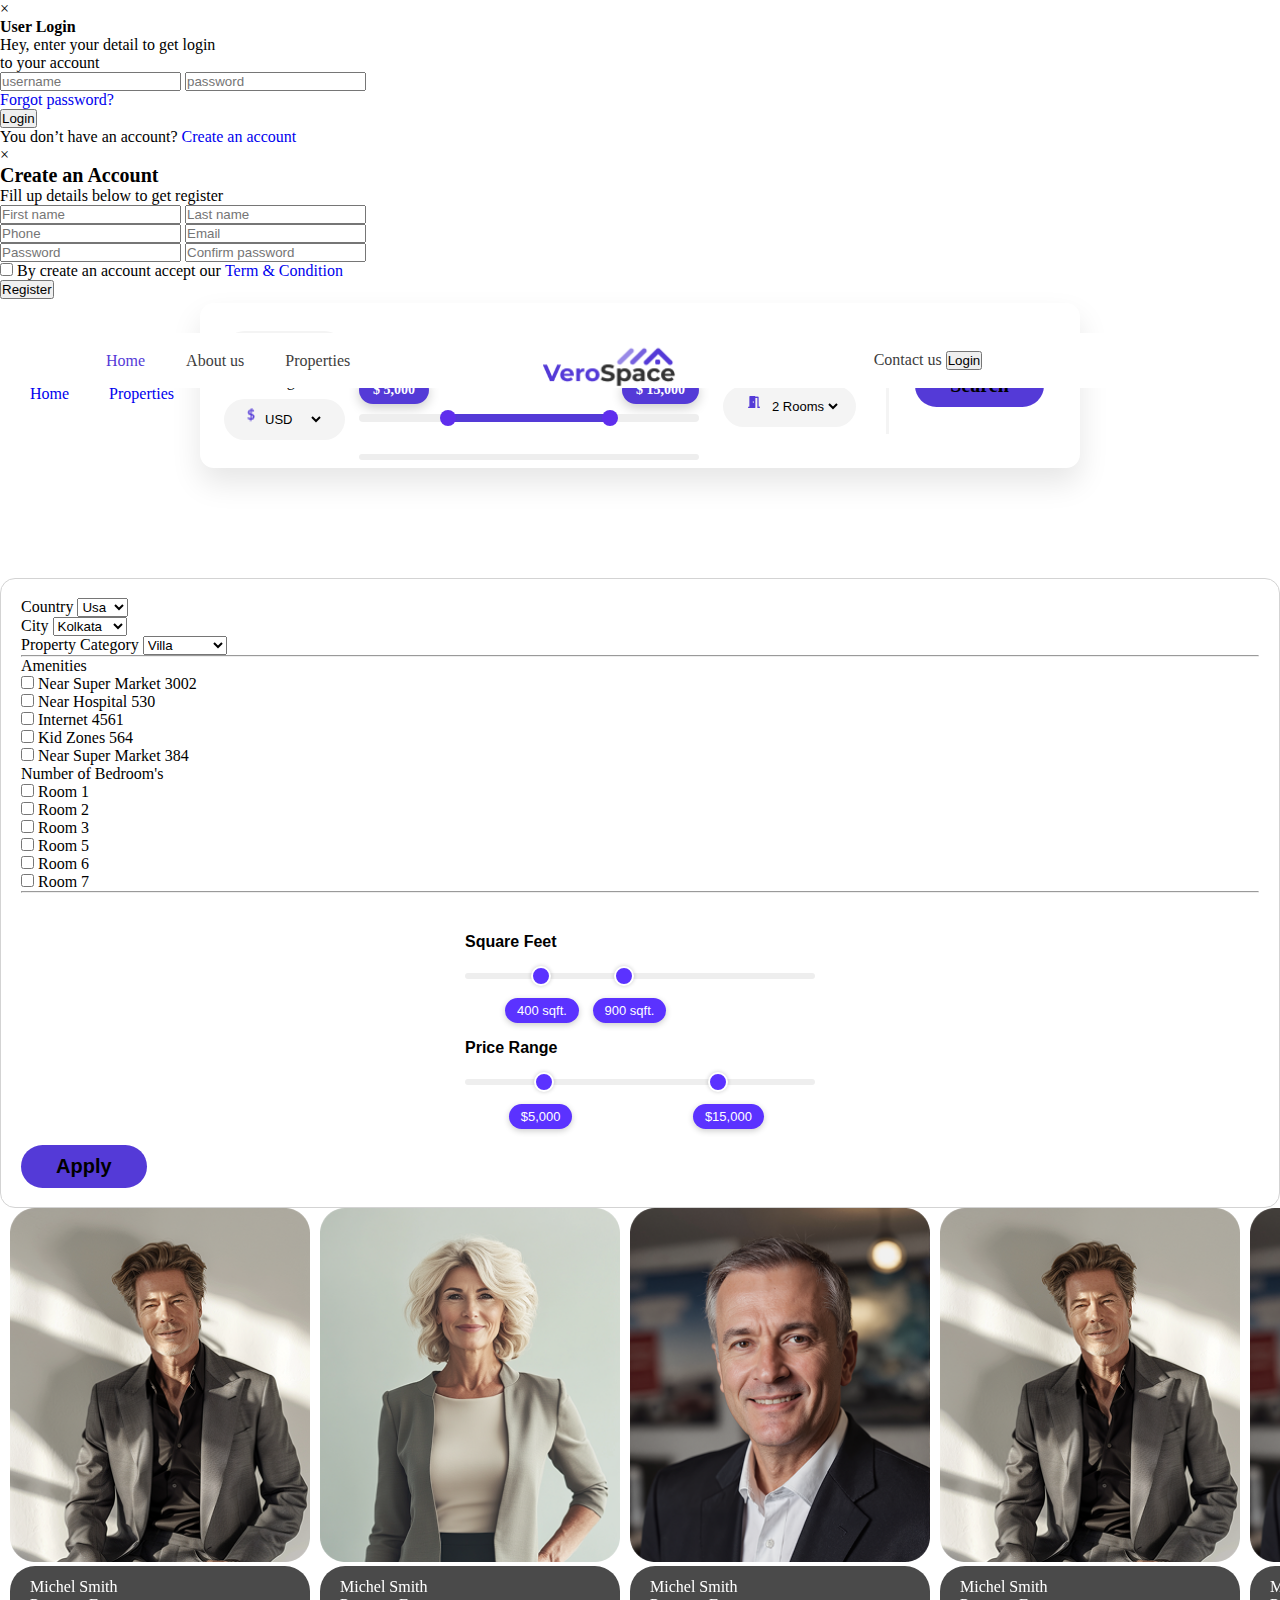
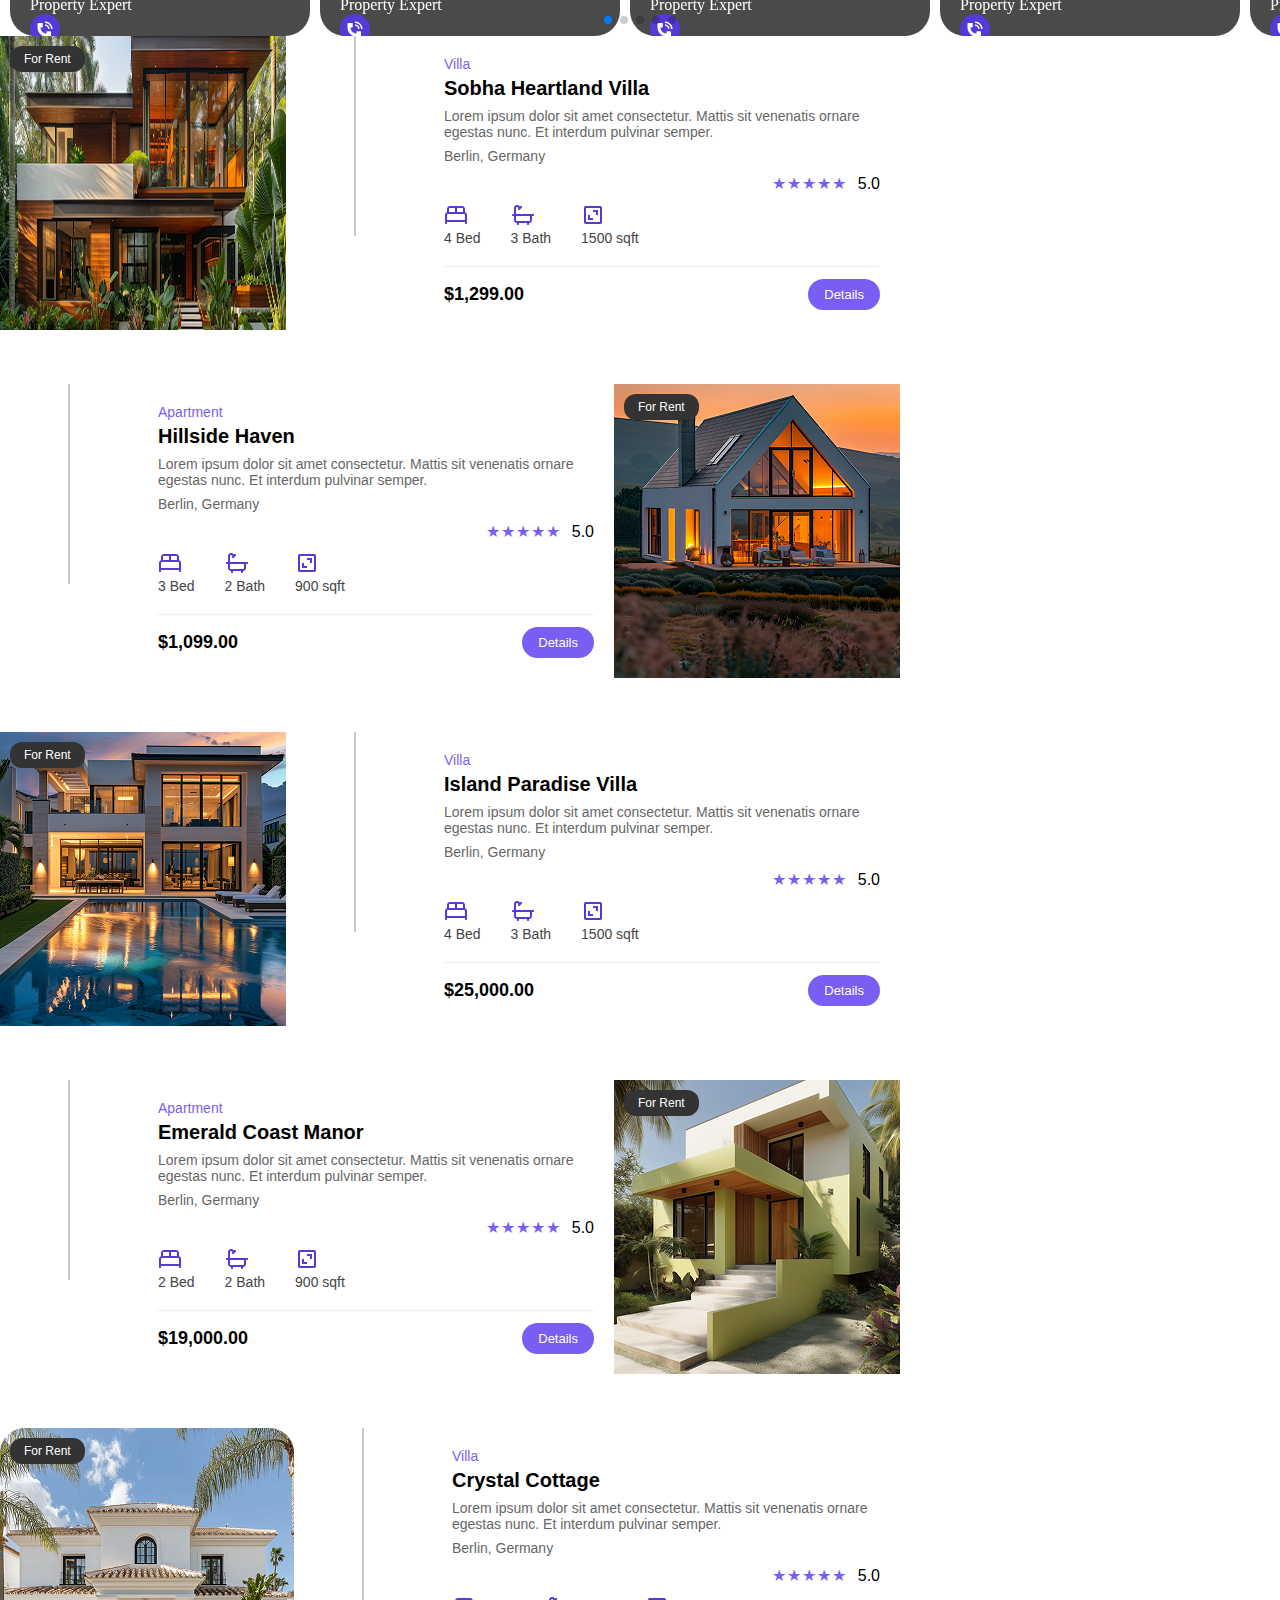
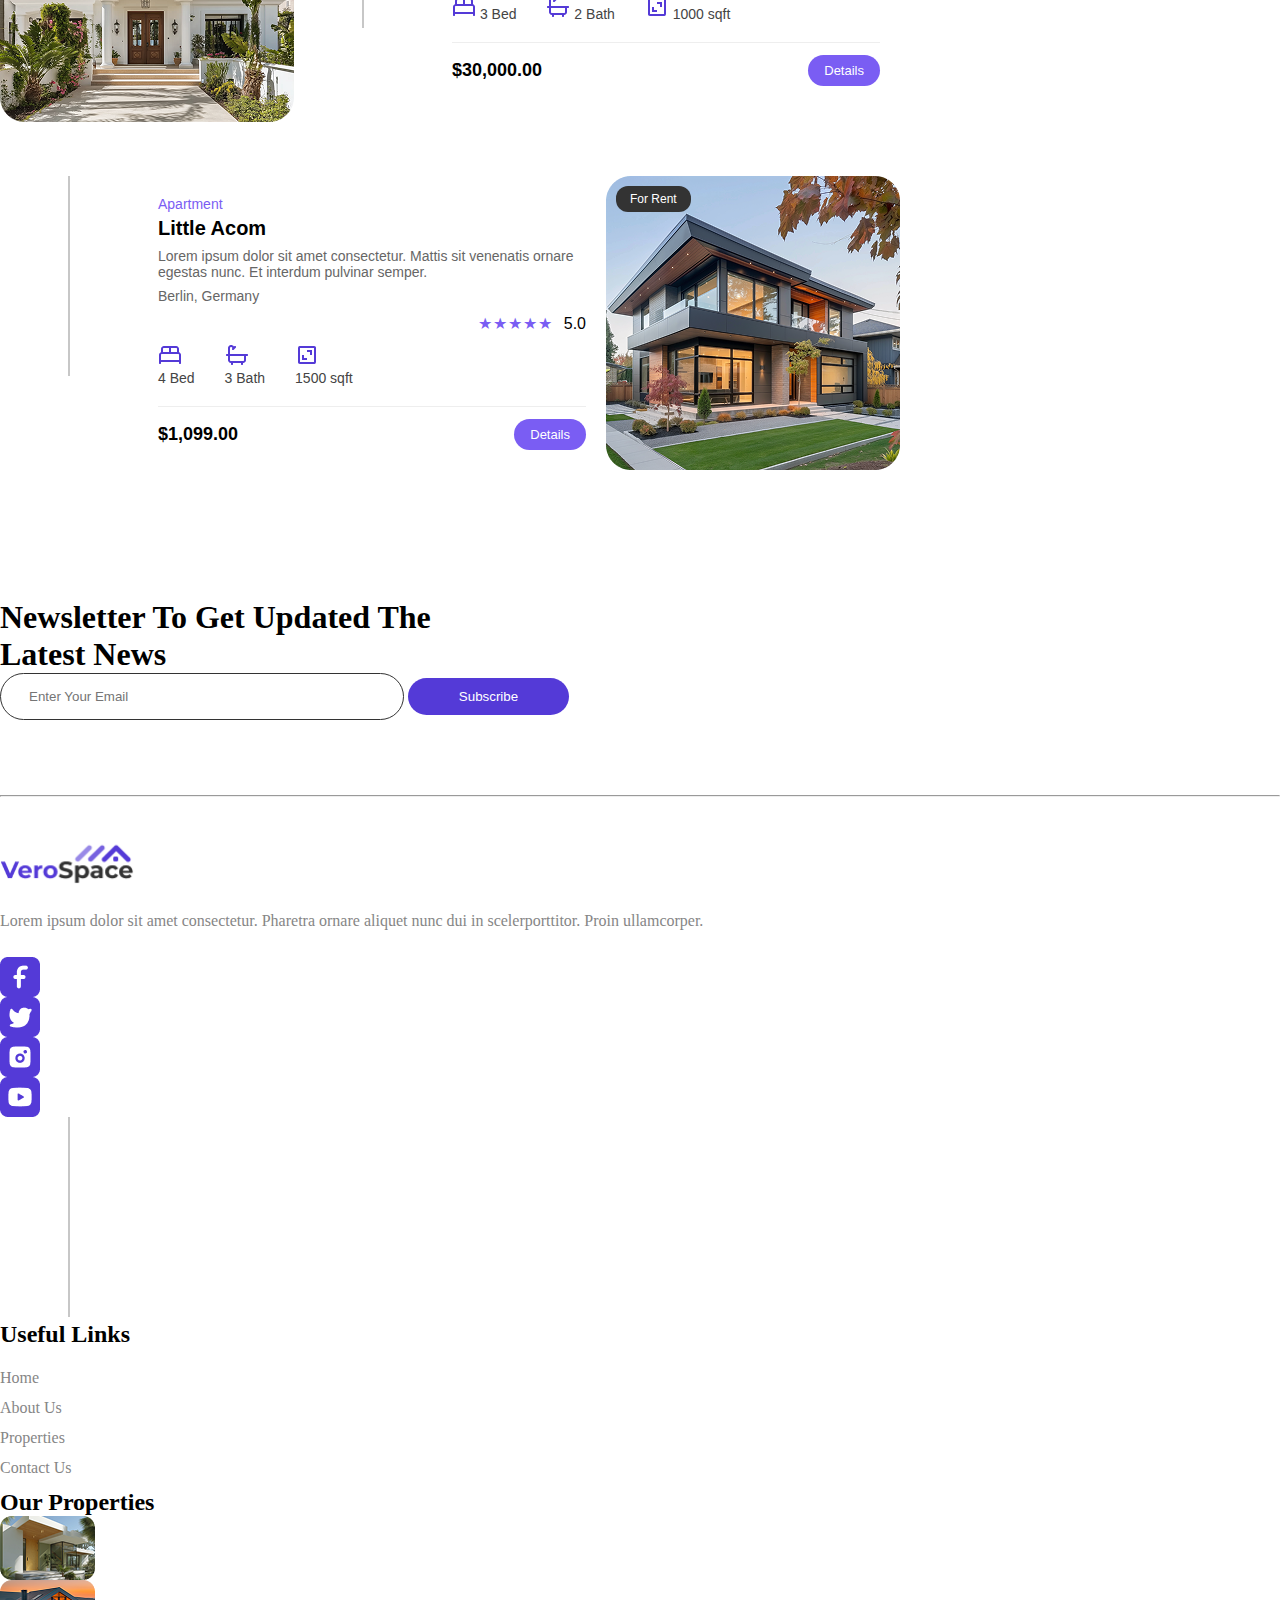
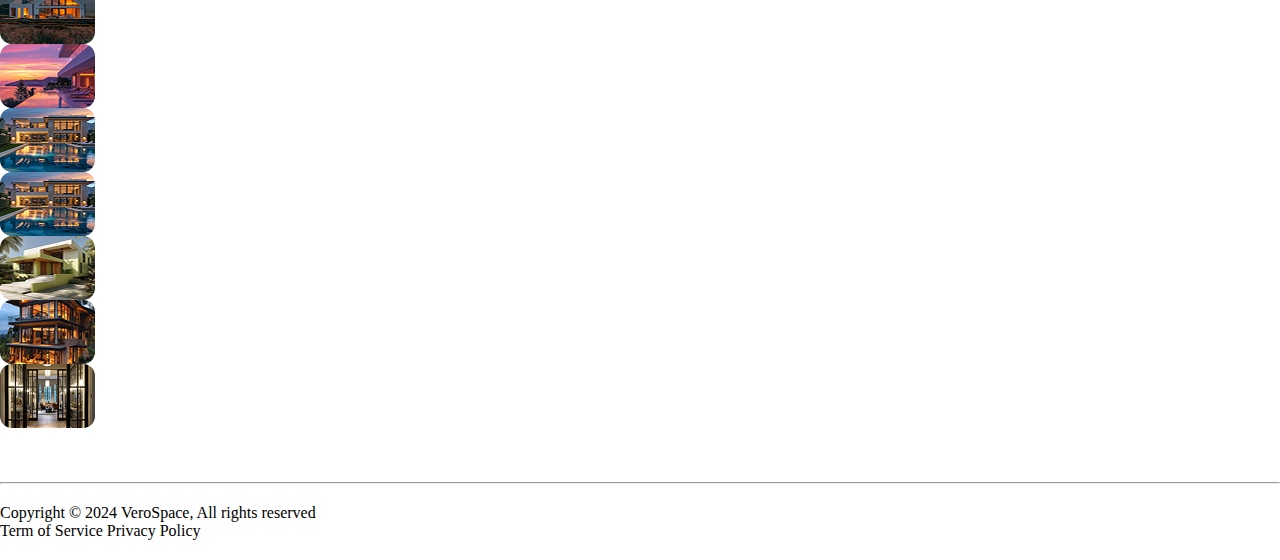
<file: property.html>
<!DOCTYPE html>
<html lang="en">

<head>
    <meta charset="UTF-8">
    <meta name="viewport" content="width=device-width, initial-scale=1.0">
    <title>VERO-SPACE</title>
    <!-- Bootstrap cdn -->
    <link href="https://cdn.jsdelivr.net/npm/bootstrap@5.3.7/dist/css/bootstrap.min.css" rel="stylesheet"
        integrity="sha384-LN+7fdVzj6u52u30Kp6M/trliBMCMKTyK833zpbD+pXdCLuTusPj697FH4R/5mcr" crossorigin="anonymous">
    <!-- Swiper cdn -->
    <link rel="stylesheet" href="https://cdn.jsdelivr.net/npm/swiper@11/swiper-bundle.min.css" />
    <!-- custom css -->
    <link rel="stylesheet" href="./CSS/property.css">

</head>

<body>
    <!-- --------------------------------------------------   MODAL PAGE---------------------------------------------------- -->
    <!-- Login Modal -->
    <div class="modal" id="loginModal">
        <div class="modal-content">
            <span class="close" id="closeLogin">&times;</span>
            <form id="loginForm">
                <h4>User Login</h4>
                <p class="light-color">Hey, enter your detail to get login<br>to your account</p>
                <input class="username" type="text" placeholder="username" required>
                <input class="password" type="password" placeholder="password" required>
                <div class="text-right text-end">
                    <a href="#" class="forgot">Forgot password?</a>
                </div>
                <button type="submit" class="submit-btn my-4">Login</button>
                <p class="bottom-text light-color">You don’t have an account? <a href="#"
                        id="openRegisterFromLogin">Create an
                        account</a></p>
            </form>
        </div>
    </div>
    <!-- Register Modal -->
    <div class="modal" id="registerModal">
        <div class="modal-content">
            <span class="close" id="closeRegister">&times;</span>
            <form id="registerForm">
                <h4 class="title">Create an Account</h4>
                <p class="light-color">Fill up details below to get register</p>

                <div class="input-group f-l-name">
                    <input type="text" placeholder="First name" required>
                    <input type="text" placeholder="Last name" required>
                </div>

                <div class="input-group p-e-contact ">
                    <input type="text" placeholder="Phone" required>
                    <input type="email" placeholder="Email" required>
                </div>

                <input class="psword" type="password" placeholder="Password" required>
                <input class="c-psword" type="password" placeholder="Confirm password" required>

                <div class="checkbox check-font text-center d-flex align-items-center justify-content-center">
                    <input type="checkbox" id="terms" required>
                    <label class="terms light-color" for="terms">By create an account accept our <a href="#">Term &
                            Condition</a></label>
                </div>

                <button type="submit" class="submit-btn my-4">Register</button>
            </form>
        </div>
    </div>
    <!-- Header section -->
    <header>
        <div class="container">
            <div class="container-wrapper">
                <nav class="nav">
                    <ul class="mobile-hidden">
                        <li><a href="./index.html">Home</a></li>
                        <li><a href="./about.html">About us</a></li>
                        <li><a href="./property.html">Properties</a></li>
                    </ul>
                    <div class="nav-logo mx-auto">
                        <a href="./index.html">
                            <img src="./Assets/nav-logoo.png" alt="">
                        </a>
                    </div>
                    <div class="nav-btn ms-auto">
                        <a href="./contact.html">Contact us</a>
                        <button class="open-modal-btn" id="openLogin">Login</button>
                    </div>
                    <div class="nav-toggler" id="nav-toggler">
                        <span>☰</span>
                    </div>
                    <!-- Mobile nav -->
                    <div class="mobile-nav" id="mobile-nav">
                        <button class="cancel-btn" id="nav-close">✕</button>
                        <div class="mobile-ul">
                            <li><a href="./index.html">Home</a></li>
                            <li><a href="./about.html">About us</a></li>
                            <li><a href="./property.html">Properties</a></li>
                            <a href="./contact.html">Contact us</a>
                            <button class="open-modal-btn2" id="openLogin-2">Login</button>
                        </div>
                    </div>
                    <!-- Overlay for mobile nav -->
                    <div class="overlay" id="overlay"></div>
                </nav>
            </div>
        </div>
    </header>
    <!-- Banner section -->
    <section class="banner-section">
        <div class="banner-wrapper">
            <div class="container">
                <div class="banner-content">
                    <h1>Properties</h1>
                    <a href="./index.html">Home</a>
                    <img src="./Assets/about/mdi_arrow-right-thin.png" alt="">
                    <a href="./property.html">Properties</a>
                </div>
            </div>
        </div>
    </section>
    <!-- Range section -->
    <section class="range-section">
        <div class="container">
            <form action="">
                <div class="range-box">
                    <div class="rent-usd">
                        <div class="range mb-1">
                            <figure class="dollar-sign">
                                <img src="./Assets/dollar-sign 1.png" alt="">
                            </figure>
                            <select name="" id="">
                                <option value="">Rent</option>
                                <option value="">Buy</option>
                            </select>
                        </div>
                        <div class="price-range text-center">
                            <label for="price-range">Price Range</label>
                            <div class="range">
                                <figure class="usd-img">
                                    <img src="./Assets/$.png" alt="">
                                </figure>
                                <select name="price-range" id="price-range">
                                    <option value="">USD</option>
                                    <option value="">INR</option>
                                </select>
                            </div>
                        </div>
                    </div>
                    <div class="desire">
                        <input type="text" name="" id="desire-location" placeholder="Your desiered location goes here">
                        <!-- ========= dual‑price slider ========= -->
                        <div class="slider-wrapper">
                            <div class="values">
                                <span id="priceMin">$ 5,000</span>
                                <span id="priceMax">$ 15,000</span>
                            </div>
                            <div class="range-slider">
                                <input type="range" id="inputMin" min="0" max="20000" step="100" value="5000">
                                <input type="range" id="inputMax" min="0" max="20000" step="100" value="15000">
                                <div class="slider-track d-none"></div>
                                <div class="slider-fill" id="fill"></div>
                            </div>
                        </div>
                        <!-- ===================================== -->
                    </div>
                    <div class="house-room">
                        <div class="range mb-3">
                            <figure class="house-img">
                                <img src="./Assets/house.png" alt="">
                            </figure>
                            <select name="" id="">
                                <option value="">House</option>
                                <option value="">Flat</option>
                            </select>
                        </div>
                        <div class="range">
                            <figure class="room-img">
                                <img src="./Assets/room.png" alt="">
                            </figure>
                            <select name="" id="">
                                <option value="">2 Rooms</option>
                                <option value="">3 Rooms</option>
                                <option value="">4 Rooms</option>
                            </select>
                        </div>
                    </div>
                    <div class="border-y">
                        <span></span>
                    </div>
                    <div class=" search-btn">
                        <div class="btn btn-primary">
                            Search
                        </div>
                    </div>
                </div>
            </form>
        </div>
    </section>
    <!-- FILTER section-->
    <section class="filter-section">
        <div class="container">
            <div class="row">
                <div class=" col-12 col-lg-3">
                    <div class="filter">
                        <!-- Country -->
                        <div class="mb-3">
                            <label class="form-label">Country</label>
                            <select class="form-select">
                                <option selected>India</option>
                                <option selected>Usa</option>
                            </select>
                        </div>

                        <!-- City -->
                        <div class="mb-3">
                            <label class="form-label">City</label>
                            <select class="form-select">
                                <option selected>Gurgaon</option>
                                <option selected>Kolkata</option>
                            </select>
                        </div>

                        <!-- Property Category -->
                        <div class="mb-3">
                            <label class="form-label">Property Category</label>
                            <select class="form-select">
                                <option selected>Apartment</option>
                                <option selected>Villa</option>
                            </select>
                        </div>

                        <hr class="text-secondary" />

                        <!-- Amenities -->
                        <div class="mb-3">
                            <label class="form-label">Amenities</label>
                            <div class="form-check">
                                <input class="form-check-input" type="checkbox">
                                <label class="form-check-label w-100">Near Super Market <span
                                        class="float-end">3002</span></label>
                            </div>
                            <div class="form-check">
                                <input class="form-check-input" type="checkbox">
                                <label class="form-check-label w-100">Near Hospital <span
                                        class="float-end">530</span></label>
                            </div>
                            <div class="form-check">
                                <input class="form-check-input" type="checkbox">
                                <label class="form-check-label w-100">Internet <span
                                        class="float-end">4561</span></label>
                            </div>
                            <div class="form-check">
                                <input class="form-check-input" type="checkbox">
                                <label class="form-check-label w-100">Kid Zones <span
                                        class="float-end">564</span></label>
                            </div>
                            <div class="form-check">
                                <input class="form-check-input" type="checkbox">
                                <label class="form-check-label w-100">Near Super Market <span
                                        class="float-end">384</span></label>
                            </div>
                        </div>
                        <!-- Bedrooms -->
                        <div class="mb-3">
                            <label class="form-label">Number of Bedroom's</label>
                            <div class="d-flex justify-content-center bedroom flex-wrap gap-2">
                                <div class="form-check">
                                    <input class="form-check-input" type="checkbox" id="room1">
                                    <label class="form-check-label" for="room1">Room 1</label>
                                </div>
                                <div class="form-check">
                                    <input class="form-check-input" type="checkbox" id="room2">
                                    <label class="form-check-label" for="room2">Room 2</label>
                                </div>
                                <div class="form-check">
                                    <input class="form-check-input" type="checkbox" id="room3">
                                    <label class="form-check-label" for="room3">Room 3</label>
                                </div>
                                <div class="form-check">
                                    <input class="form-check-input" type="checkbox" id="room5">
                                    <label class="form-check-label" for="room5">Room 5</label>
                                </div>
                                <div class="form-check">
                                    <input class="form-check-input" type="checkbox" id="room6">
                                    <label class="form-check-label" for="room6">Room 6</label>
                                </div>
                                <div class="form-check">
                                    <input class="form-check-input" type="checkbox" id="room7">
                                    <label class="form-check-label" for="room7">Room 7</label>
                                </div>
                            </div>
                        </div>

                        <hr class="text-secondary" />
                        <!-- Square Feet -->
                        <div class="range-container">
                            <label class="form-label">Square Feet</label>
                            <div class="slider-track"></div>
                            <input type="range" id="sqft-min" min="0" max="2000" value="400">
                            <input type="range" id="sqft-max" min="0" max="2000" value="900">
                            <div class="range-label" id="min-label">400 sqft.</div>
                            <div class="range-label" id="max-label">900 sqft.</div>
                        </div>
                        <!-- price range -->
                        <div class="range-container">
                            <label class="form-label">Price Range</label>
                            <div class="slider-track"></div>
                            <input type="range" id="price-min" min="1000" max="20000" value="5000" step="500">
                            <input type="range" id="price-max" min="1000" max="20000" value="15000" step="500">
                            <div class="range-label" id="price-min-label">$5,000</div>
                            <div class="range-label" id="price-max-label">$15,000</div>
                        </div>
                        <!-- Apply Button -->
                        <button class="btn btn-primary w-100 rounded-pill mt-5">Apply</button>
                    </div>
                    <!-- Slider main container -->
                    <div class="swiper" id="explore-swiper">
                        <!-- Additional required wrapper -->
                        <div class="swiper-wrapper mt-5">
                            <!-- Slides -->
                            <div class="swiper-slide">
                                <div class="swiper-explore-4 position-relative">
                                    <div class="swiper-ex-img">
                                        <img src="./Assets/about/team-4.png" alt="">
                                    </div>
                                    <div class="box-shadow position-absolute">
                                        <div
                                            class="explore-title d-flex gap-4 justify-content-between align-items-center">
                                            <div>
                                                <span>Michel Smith</span>
                                                <p>Property Expert</p>
                                            </div>
                                            <div class="call-icon">
                                                <img src="./Assets/about/Call-icon.png" alt="">
                                            </div>

                                        </div>
                                    </div>
                                </div>
                            </div>
                            <div class="swiper-slide">
                                <div class="swiper-explore-2 position-relative">
                                    <div class="swiper-ex-img">
                                        <img src="./Assets/about/team-2.png" alt="">
                                    </div>
                                    <div class="box-shadow position-absolute">
                                        <div
                                            class="explore-title d-flex gap-4 justify-content-between align-items-center">
                                            <div>
                                                <span>Michel Smith</span>
                                                <p>Property Expert</p>
                                            </div>
                                            <div class="call-icon">
                                                <img src="./Assets/about/Call-icon.png" alt="">
                                            </div>

                                        </div>
                                    </div>
                                </div>
                            </div>
                            <div class="swiper-slide">
                                <div class="swiper-explore-3 position-relative">
                                    <div class="swiper-ex-img">
                                        <img src="./Assets/about/team-3.png" alt="">
                                    </div>
                                    <div class="box-shadow position-absolute">
                                        <div
                                            class="explore-title d-flex gap-4 justify-content-between align-items-center">
                                            <div>
                                                <span>Michel Smith</span>
                                                <p>Property Expert</p>
                                            </div>
                                            <div class="call-icon">
                                                <img src="./Assets/about/Call-icon.png" alt="">
                                            </div>

                                        </div>
                                    </div>
                                </div>
                            </div>
                            <div class="swiper-slide">
                                <div class="swiper-explore-4 position-relative">
                                    <div class="swiper-ex-img">
                                        <img src="./Assets/about/team-4.png" alt="">
                                    </div>
                                    <div class="box-shadow position-absolute">
                                        <div
                                            class="explore-title d-flex gap-4 justify-content-between align-items-center">
                                            <div>
                                                <span>Michel Smith</span>
                                                <p>Property Expert</p>
                                            </div>
                                            <div class="call-icon">
                                                <img src="./Assets/about/Call-icon.png" alt="">
                                            </div>

                                        </div>
                                    </div>
                                </div>
                            </div>
                            <div class="swiper-slide">
                                <div class="swiper-explore-3 position-relative">
                                    <div class="swiper-ex-img">
                                        <img src="./Assets/about/team-3.png" alt="">
                                    </div>
                                    <div class="box-shadow position-absolute">
                                        <div
                                            class="explore-title d-flex gap-4 justify-content-between align-items-center">
                                            <div>
                                                <span>Michel Smith</span>
                                                <p>Property Expert</p>
                                            </div>
                                            <div class="call-icon">
                                                <img src="./Assets/about/Call-icon.png" alt="">
                                            </div>
                                        </div>
                                    </div>
                                </div>
                            </div>
                        </div>
                        <!-- If we need pagination -->
                        <div class="swiper-pagination"></div>
                    </div>
                </div>
                <!-- FOR 992PX ONLY -->
                <!-- Slider main container -->
                <div class="swiper" id="tablet-swiper">
                    <!-- Additional required wrapper -->
                    <div class="swiper-wrapper mt-5">
                        <!-- Slides -->
                        <div class="swiper-slide">
                            <div class="swiper-explore-1 position-relative">
                                <div class="swiper-ex-img">
                                    <img src="./Assets/about/team-1.png" alt="">
                                </div>
                                <div class="box-shadow position-absolute">
                                    <div class="explore-title d-flex gap-4 justify-content-between align-items-center">
                                        <div>
                                            <span>Michel Smith</span>
                                            <p>Property Expert</p>
                                        </div>
                                        <div class="call-icon">
                                            <img src="./Assets/about/Call-icon.png" alt="">
                                        </div>

                                    </div>
                                </div>
                            </div>
                        </div>
                        <div class="swiper-slide">
                            <div class="swiper-explore-2 position-relative">
                                <div class="swiper-ex-img">
                                    <img src="./Assets/about/team-2.png" alt="">
                                </div>
                                <div class="box-shadow position-absolute">
                                    <div class="explore-title d-flex gap-4 justify-content-between align-items-center">
                                        <div>
                                            <span>Michel Smith</span>
                                            <p>Property Expert</p>
                                        </div>
                                        <div class="call-icon">
                                            <img src="./Assets/about/Call-icon.png" alt="">
                                        </div>

                                    </div>
                                </div>
                            </div>
                        </div>
                        <div class="swiper-slide">
                            <div class="swiper-explore-3 position-relative">
                                <div class="swiper-ex-img">
                                    <img src="./Assets/about/team-3.png" alt="">
                                </div>
                                <div class="box-shadow position-absolute">
                                    <div class="explore-title d-flex gap-4 justify-content-between align-items-center">
                                        <div>
                                            <span>Michel Smith</span>
                                            <p>Property Expert</p>
                                        </div>
                                        <div class="call-icon">
                                            <img src="./Assets/about/Call-icon.png" alt="">
                                        </div>

                                    </div>
                                </div>
                            </div>
                        </div>
                        <div class="swiper-slide">
                            <div class="swiper-explore-4 position-relative">
                                <div class="swiper-ex-img">
                                    <img src="./Assets/about/team-4.png" alt="">
                                </div>
                                <div class="box-shadow position-absolute">
                                    <div class="explore-title d-flex gap-4 justify-content-between align-items-center">
                                        <div>
                                            <span>Michel Smith</span>
                                            <p>Property Expert</p>
                                        </div>
                                        <div class="call-icon">
                                            <img src="./Assets/about/Call-icon.png" alt="">
                                        </div>

                                    </div>
                                </div>
                            </div>
                        </div>
                        <div class="swiper-slide">
                            <div class="swiper-explore-3 position-relative">
                                <div class="swiper-ex-img">
                                    <img src="./Assets/about/team-3.png" alt="">
                                </div>
                                <div class="box-shadow position-absolute">
                                    <div class="explore-title d-flex gap-4 justify-content-between align-items-center">
                                        <div>
                                            <span>Michel Smith</span>
                                            <p>Property Expert</p>
                                        </div>
                                        <div class="call-icon">
                                            <img src="./Assets/about/Call-icon.png" alt="">
                                        </div>
                                    </div>
                                </div>
                            </div>
                        </div>
                    </div>
                    <!-- If we need pagination -->
                    <div class="swiper-pagination"></div>
                </div>
                <div class="col-12 col-lg-9">
                    <!-- property card 1 -->
                    <div class="property-card d-flex align-items-center" id="property-card-1">
                        <div class="property-image">
                            <img src="./Assets/Rectangle 29.png" alt="Villa Image" />
                            <span class="badge">For Rent</span>
                        </div>
                        <div class="borderY">
                            <span></span>
                        </div>
                        <div class="property-content">
                            <p class="category">Villa</p>
                            <h3 class="title">Sobha Heartland Villa</h3>
                            <p class="desc">Lorem ipsum dolor sit amet consectetur. Mattis sit venenatis ornare egestas
                                nunc. Et interdum pulvinar semper.</p>
                            <p class="location">Berlin, Germany</p>

                            <div class="details-row">
                                <div class="rating">
                                    <span class="stars">★★★★★</span>
                                    <span class="score">5.0</span>
                                </div>
                            </div>

                            <div class="icons">
                                <figure class="d-flex gap-2 align-items-center">
                                    <img src="./Assets/bed.png" alt="">
                                    <figcaption>4 Bed</figcaption>
                                </figure>
                                <figure class="d-flex gap-2 align-items-center">
                                    <img src="./Assets/bath.png" alt="">
                                    <figcaption> 3 Bath</figcaption>
                                </figure>
                                <figure class="d-flex gap-2 align-items-center">
                                    <img src="./Assets/about/square.png" alt="">
                                    <figcaption>1500 sqft</figcaption>
                                </figure>
                            </div>

                            <div class="footer">
                                <div class="price">$1,299.00</div>
                                <a class="detail-btn" href="./prop-details.html">Details</a>
                            </div>
                        </div>
                    </div>
                    <!-- property card 2 -->
                    <div class="property-card d-flex align-items-center" id="property-card-2">
                        <div class="borderY">
                            <span></span>
                        </div>
                        <div class="property-content">
                            <p class="category">Apartment</p>
                            <h3 class="title">Hillside Haven</h3>
                            <p class="desc">Lorem ipsum dolor sit amet consectetur. Mattis sit venenatis ornare egestas
                                nunc. Et interdum pulvinar semper.</p>
                            <p class="location">Berlin, Germany</p>

                            <div class="details-row">
                                <div class="rating">
                                    <span class="stars">★★★★★</span>
                                    <span class="score">5.0</span>
                                </div>
                            </div>

                            <div class="icons">
                                <figure class="d-flex gap-2 align-items-center">
                                    <img src="./Assets/bed.png" alt="">
                                    <figcaption>3 Bed</figcaption>
                                </figure>
                                <figure class="d-flex gap-2 align-items-center">
                                    <img src="./Assets/bath.png" alt="">
                                    <figcaption> 2 Bath</figcaption>
                                </figure>
                                <figure class="d-flex gap-2 align-items-center">
                                    <img src="./Assets/about/square.png" alt="">
                                    <figcaption>900 sqft</figcaption>
                                </figure>
                            </div>

                            <div class="footer">
                                <div class="price">$1,099.00</div>
                                <a class="detail-btn" href="./prop-details.html">Details</a>
                            </div>
                        </div>
                        <div class="property-image">
                            <img src="./Assets/Rectangle 30.png" alt="Villa Image" />
                            <span class="badge">For Rent</span>
                        </div>
                    </div>
                    <!-- property card 3 -->
                    <div class="property-card d-flex align-items-center" id="property-card-3">
                        <div class="property-image">
                            <img src="./Assets/Rectangle 31.png" alt="Villa Image" />
                            <span class="badge">For Rent</span>
                        </div>
                        <div class="borderY">
                            <span></span>
                        </div>

                        <div class="property-content">
                            <p class="category">Villa</p>
                            <h3 class="title">Island Paradise Villa</h3>
                            <p class="desc">Lorem ipsum dolor sit amet consectetur. Mattis sit venenatis ornare egestas
                                nunc. Et interdum pulvinar semper.</p>
                            <p class="location">Berlin, Germany</p>

                            <div class="details-row">
                                <div class="rating">
                                    <span class="stars">★★★★★</span>
                                    <span class="score">5.0</span>
                                </div>
                            </div>

                            <div class="icons">
                                <figure class="d-flex gap-2 align-items-center">
                                    <img src="./Assets/bed.png" alt="">
                                    <figcaption>4 Bed</figcaption>
                                </figure>
                                <figure class="d-flex gap-2 align-items-center">
                                    <img src="./Assets/bath.png" alt="">
                                    <figcaption> 3 Bath</figcaption>
                                </figure>
                                <figure class="d-flex gap-2 align-items-center">
                                    <img src="./Assets/about/square.png" alt="">
                                    <figcaption>1500 sqft</figcaption>
                                </figure>
                            </div>

                            <div class="footer">
                                <div class="price">$25,000.00</div>
                                <a class="detail-btn" href="./prop-details.html">Details</a>
                            </div>
                        </div>
                    </div>
                    <!-- property card 4 -->
                    <div class="property-card d-flex align-items-center" id="property-card-4">
                        <div class="borderY">
                            <span></span>
                        </div>
                        <div class="property-content">
                            <p class="category">Apartment</p>
                            <h3 class="title">Emerald Coast Manor</h3>
                            <p class="desc">Lorem ipsum dolor sit amet consectetur. Mattis sit venenatis ornare egestas
                                nunc. Et interdum pulvinar semper.</p>
                            <p class="location">Berlin, Germany</p>

                            <div class="details-row">
                                <div class="rating">
                                    <span class="stars">★★★★★</span>
                                    <span class="score">5.0</span>
                                </div>
                            </div>

                            <div class="icons">
                                <figure class="d-flex gap-2 align-items-center">
                                    <img src="./Assets/bed.png" alt="">
                                    <figcaption>2 Bed</figcaption>
                                </figure>
                                <figure class="d-flex gap-2 align-items-center">
                                    <img src="./Assets/bath.png" alt="">
                                    <figcaption> 2 Bath</figcaption>
                                </figure>
                                <figure class="d-flex gap-2 align-items-center">
                                    <img src="./Assets/about/square.png" alt="">
                                    <figcaption>900 sqft</figcaption>
                                </figure>
                            </div>

                            <div class="footer">
                                <div class="price">$19,000.00</div>
                                <a class="detail-btn" href="./prop-details.html">Details</a>
                            </div>
                        </div>
                        <div class="property-image">
                            <img src="./Assets/Rectangle 32.png" alt="Villa Image" />
                            <span class="badge">For Rent</span>
                        </div>
                    </div>
                    <!--property card 5  -->
                    <div class="property-card d-flex align-items-center" id="property-card-5">
                        <div class="property-image">
                            <img src="./Assets/propertycard-5.png" alt="Villa Image" />
                            <span class="badge">For Rent</span>
                        </div>
                        <div class="borderY">
                            <span></span>
                        </div>
                        <div class="property-content">
                            <p class="category">Villa</p>
                            <h3 class="title">Crystal Cottage</h3>
                            <p class="desc">Lorem ipsum dolor sit amet consectetur. Mattis sit venenatis ornare egestas
                                nunc. Et interdum pulvinar semper.</p>
                            <p class="location">Berlin, Germany</p>

                            <div class="details-row">
                                <div class="rating">
                                    <span class="stars">★★★★★</span>
                                    <span class="score">5.0</span>
                                </div>
                            </div>

                            <div class="icons">
                                <div>
                                    <img src="./Assets/bed.png" alt="">
                                    3 Bed
                                </div>
                                <div>
                                    <img src="./Assets/bath.png" alt="">
                                    2 Bath
                                </div>
                                <div>
                                    <img src="./Assets/about/square.png" alt="">
                                    1000 sqft
                                </div>
                            </div>

                            <div class="footer">
                                <div class="price">$30,000.00</div>
                                <a class="detail-btn" href="./prop-details.html">Details</a>
                            </div>
                        </div>
                    </div>
                    <!-- property card 6 -->
                    <div class="property-card d-flex align-items-center" id="property-card-6">
                        <div class="borderY">
                            <span></span>
                        </div>
                        <div class="property-content">
                            <p class="category">Apartment</p>
                            <h3 class="title">Little Acom</h3>
                            <p class="desc">Lorem ipsum dolor sit amet consectetur. Mattis sit venenatis ornare egestas
                                nunc. Et interdum pulvinar semper.</p>
                            <p class="location">Berlin, Germany</p>

                            <div class="details-row">
                                <div class="rating">
                                    <span class="stars">★★★★★</span>
                                    <span class="score">5.0</span>
                                </div>
                            </div>

                            <div class="icons">
                                <figure class="d-flex gap-2 align-items-center">
                                    <img src="./Assets/bed.png" alt="">
                                    <figcaption>4 Bed</figcaption>
                                </figure>
                                <figure class="d-flex gap-2 align-items-center">
                                    <img src="./Assets/bath.png" alt="">
                                    <figcaption> 3 Bath</figcaption>
                                </figure>
                                <figure class="d-flex gap-2 align-items-center">
                                    <img src="./Assets/about/square.png" alt="">
                                    <figcaption>1500 sqft</figcaption>
                                </figure>
                            </div>

                            <div class="footer">
                                <div class="price">$1,099.00</div>
                                <a class="detail-btn" href="./prop-details.html">Details</a>
                            </div>
                        </div>
                        <div class="property-image">
                            <img src="./Assets/propertycard-6.png" alt="Villa Image" />
                            <span class="badge">For Rent</span>
                        </div>
                    </div>
                </div>
            </div>
        </div>
    </section>
    <section class="email-section">
        <div class="container">
            <div class="row">
                <div class="col-12 col-lg-6">
                    <h2 class="email-title color-33">Newsletter To Get Updated The Latest News</h2>
                </div>
                <div class="col-12 col-lg-6 email-search d-flex justify-content-lg-end gap-3">
                    <form action="" class="email-search d-flex justify-content-lg-end gap-3">
                        <input type="email" name="email" id="email" placeholder="Enter Your Email">
                        <input class="email-btn" type="submit" value="Subscribe">
                    </form>
                </div>
            </div>
        </div>
    </section>
    <hr>
    <!-- Footer section -->
    <section class="footer-section" data-aos="fade-up" data-aos-duration="1000">
        <div class="container">
            <div class="row">
                <div class="col-12 col-lg-4 d-flex justify-content-center">
                    <div class="footer-content">
                        <div class="footer-logo">
                            <img src="./Assets/nav-logoo.png" alt="" />
                        </div>
                        <p>
                            Lorem ipsum dolor sit amet consectetur. Pharetra ornare aliquet
                            nunc dui in scelerporttitor. Proin ullamcorper.
                        </p>
                        <div class="footer-social-link d-flex gap-4">
                            <div class="social-footer">
                                <a href="#">
                                    <img src="./Assets/facebook.png" alt="" />
                                </a>
                            </div>
                            <div class="social-footer">
                                <a href="#">
                                    <img src="./Assets/Twitter.png" alt="" />
                                </a>
                            </div>
                            <div class="social-footer">
                                <a href="#">
                                    <img src="./Assets/Insta.png" alt="" />
                                </a>
                            </div>
                            <div class="social-footer">
                                <a href="#">
                                    <img src="./Assets/youtube.png" alt="" />
                                </a>
                            </div>
                        </div>
                    </div>
                    <div class="borderY">
                        <span></span>
                    </div>
                </div>
                <div class="col-12 col-lg-4">
                    <div class="footer-link">
                        <h3>Useful Links</h3>
                        <div class="links">
                            <a href="#">Home</a>
                            <a href="#">About Us</a>
                            <a href="#">Properties</a>
                            <a href="#">Contact Us</a>
                        </div>
                    </div>
                </div>
                <div class="col-12 col-lg-4">
                    <div class="footer-property">
                        <h3 class="mb-3">Our Properties</h3>
                        <div class="footer-img">
                            <div class="row-top mb-2 d-flex gap-2">
                                <div class="div">
                                    <a href="#">
                                        <img src="./Assets/footer-1.png" alt="" />
                                    </a>
                                </div>
                                <div class="div">
                                    <a href="#">
                                        <img src="./Assets/footer-3.png" alt="" />
                                    </a>
                                </div>

                                <div>
                                    <a href="#">
                                        <img src="./Assets/footer-4.png" alt="" />
                                    </a>
                                </div>

                                <div>
                                    <a href="#">
                                        <img src="./Assets/footer-5.png" alt="" />
                                    </a>
                                </div>
                            </div>

                            <div class="row-bottom d-flex gap-2">
                                <div>
                                    <a href="#">
                                        <img src="./Assets/footer-5.png" alt="" />
                                    </a>

                                </div>
                                <div>
                                    <a href="#">
                                        <img src="./Assets/footer-6.png" alt="" />
                                    </a>
                                </div>
                                <div>
                                    <a href="#">
                                        <img src="./Assets/footer-7.png" alt="" />
                                    </a>
                                </div>
                                <div>
                                    <a href="#">
                                        <img src="./Assets/footer-8.png" alt="" />
                                    </a>
                                </div>
                            </div>
                        </div>
                    </div>
                </div>
            </div>
        </div>
    </section>
    <hr />
    <!-- copyright section -->
    <section class="copyright-section">
        <div class="container">
            <div class="row">
                <div class="col-6 light-color">
                    <span>Copyright &copy; 2024 VeroSpace, All rights reserved</span>
                </div>
                <div class="col-6 d-flex justify-content-end gap-4 light-color">
                    <span>Term of Service</span>
                    <span>Privacy Policy</span>
                </div>
            </div>
        </div>
    </section>

    <!-- Jquery cdn -->
    <script src="https://ajax.googleapis.com/ajax/libs/jquery/3.7.1/jquery.min.js"></script>
    <!-- Swiper cdn -->
    <script src="https://cdn.jsdelivr.net/npm/swiper@11/swiper-bundle.min.js"></script>
    <!-- Custom JS -->
    <script src="./JS/property.js"></script>


    <!-- Bootstrap cdn -->
    <script src="https://cdn.jsdelivr.net/npm/bootstrap@5.3.7/dist/js/bootstrap.bundle.min.js"
        integrity="sha384-ndDqU0Gzau9qJ1lfW4pNLlhNTkCfHzAVBReH9diLvGRem5+R9g2FzA8ZGN954O5Q"
        crossorigin="anonymous"></script>

</body>

</html>
</file>
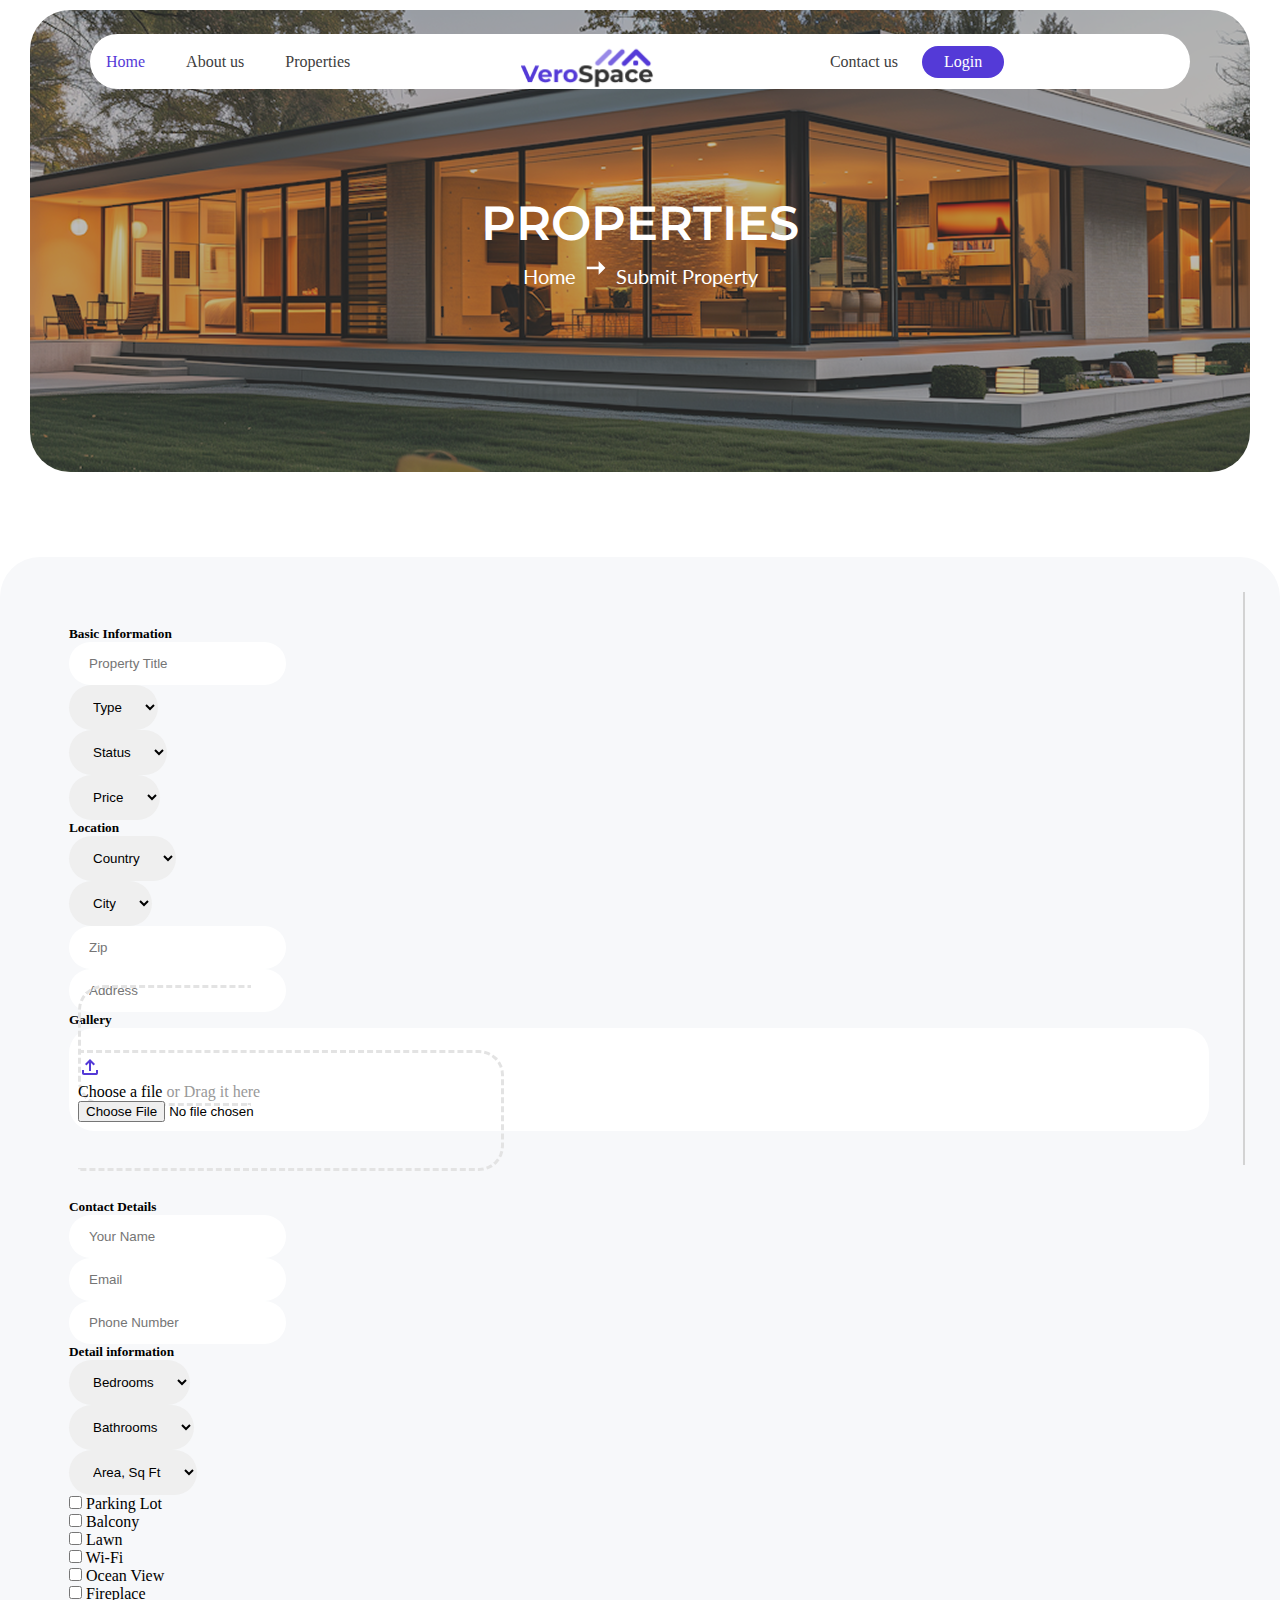
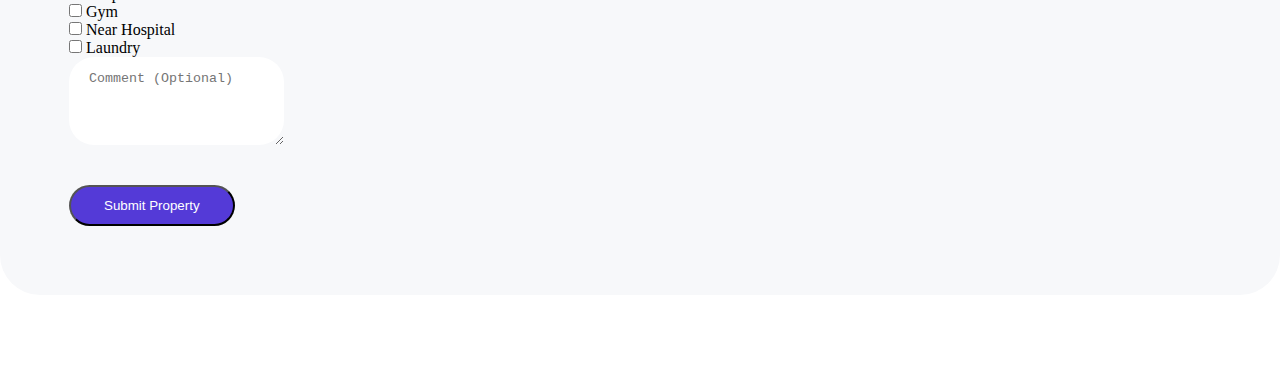
<file: submit.html>
<!DOCTYPE html>
<html lang="en">

<head>
    <meta charset="UTF-8">
    <meta name="viewport" content="width=device-width, initial-scale=1.0">
    <title>Document</title>
    <!-- Bootstrap cdn -->
    <link href="https://cdn.jsdelivr.net/npm/bootstrap@5.3.7/dist/css/bootstrap.min.css" rel="stylesheet"
        integrity="sha384-LN+7fdVzj6u52u30Kp6M/trliBMCMKTyK833zpbD+pXdCLuTusPj697FH4R/5mcr" crossorigin="anonymous">
    <!-- Jquery cdn -->
    <script src="https://ajax.googleapis.com/ajax/libs/jquery/3.7.1/jquery.min.js"></script>
    <!-- Swiper cdn -->
    <link rel="stylesheet" href="https://cdn.jsdelivr.net/npm/swiper@11/swiper-bundle.min.css" />
    <!-- custom css -->
    <link rel="stylesheet" href="./CSS/submit.css">
</head>

<body>
    <!-- Header section -->
    <header>
        <div class="container">
            <div class="container-wrapper">
                <nav class="nav">
                    <ul class="mobile-hidden">
                        <li><a href="./index.html">Home</a></li>
                        <li><a href="./about.html">About us</a></li>
                        <li><a href="./property.html">Properties</a></li>
                    </ul>
                    <div class="nav-logo mx-auto">
                        <a href="#">
                            <img src="./Assets/nav-logoo.png" alt="">
                        </a>
                    </div>
                    <div class="nav-btn ms-auto">
                        <a href="./contact.html">Contact us</a>
                        <a href="">Login</a>
                    </div>
                    <div class="nav-toggler" id="nav-toggler">
                        <span>☰</span>
                    </div>
                    <!-- Mobile nav -->
                    <div class="mobile-nav" id="mobile-nav">
                        <button class="cancel-btn" id="nav-close">✕</button>
                        <div class="mobile-ul">
                            <li><a href="./index.html">Home</a></li>
                            <li><a href="./about.html">About us</a></li>
                            <li><a href="./property.html">Properties</a></li>
                            <a href="./contact.html">Contact us</a>
                            <a href="">Login</a>
                        </div>
                    </div>
                    <!-- Overlay for mobile nav -->
                    <div class="overlay" id="overlay"></div>
                </nav>
            </div>
        </div>
    </header>
    <!-- Banner section -->
    <section class="banner-section">
        <div class="container-fluid">
            <div class="container">
                <div class="banner-content">
                    <h1>Properties</h1>
                    <span>Home</span>
                    <img src="./Assets/about/mdi_arrow-right-thin.png" alt="">
                    <span>Submit Property</span>
                </div>
            </div>
        </div>
    </section>
    <!-- Contact Details section -->
    <section class="contact-details-section">
        <div class="container">
            <form class="form-wrapper">
                <div class="row ">
                    <!-- Left Column -->
                    <div class="col-lg-6 border-right left-column">
                        <h5>Basic Information</h5>
                        <div class="mb-3">
                            <input type="text" class="form-control" placeholder="Property Title">
                        </div>

                        <div class="row mb-3">
                            <div class="col-md-4">
                                <select class="form-select">
                                    <option>Type</option>
                                </select>
                            </div>
                            <div class="col-md-4">
                                <select class="form-select">
                                    <option>Status</option>
                                </select>
                            </div>
                            <div class="col-md-4">
                                <select class="form-select">
                                    <option>Price</option>
                                </select>
                            </div>
                        </div>
                        <h5>Location</h5>
                        <div class="row mb-3">
                            <div class="col-md-4">
                                <select class="form-select">
                                    <option>Country</option>
                                </select>
                            </div>
                            <div class="col-md-4">
                                <select class="form-select">
                                    <option>City</option>
                                </select>
                            </div>
                            <div class="col-md-4">
                                <input type="text" class="form-control" placeholder="Zip">
                            </div>
                        </div>

                        <div class="mb-3">
                            <input type="text" class="form-control" placeholder="Address">
                        </div>

                        <h5>Gallery</h5>
                        <div class="mb-3 upload-box-1">
                            <label class="upload-box d-flex gap-1 justify-content-center align-items-center"
                                for="fileUpload">
                                <div class="upload-img">
                                    <img src="./Assets/uplaod.png" alt="">
                                </div>
                                <div class="upload-demo">
                                    Choose a file <span> or Drag it here</span>
                                </div>
                                <input type="file" id="fileUpload" class="d-none">
                            </label>
                        </div>
                    </div>
                    <!-- Right Column -->
                    <div class="col-lg-6 right-column">
                        <h5>Contact Details</h5>
                        <div class="row mb-3">
                            <div class="col-md-4">
                                <input type="text" class="form-control" placeholder="Your Name">
                            </div>
                            <div class="col-md-4">
                                <input type="email" class="form-control" placeholder="Email">
                            </div>
                            <div class="col-md-4">
                                <input type="tel" class="form-control" placeholder="Phone Number">
                            </div>
                        </div>

                        <h5>Detail information</h5>
                        <div class="row mb-3">
                            <div class="col-md-4">
                                <select class="form-select">
                                    <option>Bedrooms</option>
                                </select>
                            </div>
                            <div class="col-md-4">
                                <select class="form-select">
                                    <option>Bathrooms</option>
                                </select>
                            </div>
                            <div class="col-md-4">
                                <select class="form-select">
                                    <option>Area, Sq Ft</option>
                                </select>
                            </div>
                        </div>
                        <div class="mb-3">
                            <div class="row">
                                <div class="col-6 col-sm-4">
                                    <div class="form-check"><input class="form-check-input" type="checkbox"> Parking Lot
                                    </div>
                                </div>
                                <div class="col-6 col-sm-4">
                                    <div class="form-check"><input class="form-check-input" type="checkbox"> Balcony
                                    </div>
                                </div>
                                <div class="col-6 col-sm-4">
                                    <div class="form-check"><input class="form-check-input" type="checkbox"> Lawn</div>
                                </div>

                                <div class="col-6 col-sm-4">
                                    <div class="form-check"><input class="form-check-input" type="checkbox"> Wi-Fi</div>
                                </div>
                                <div class="col-6 col-sm-4">
                                    <div class="form-check"><input class="form-check-input" type="checkbox"> Ocean View
                                    </div>
                                </div>
                                <div class="col-6 col-sm-4">
                                    <div class="form-check"><input class="form-check-input" type="checkbox"> Fireplace
                                    </div>
                                </div>

                                <div class="col-6 col-sm-4">
                                    <div class="form-check"><input class="form-check-input" type="checkbox"> Gym</div>
                                </div>
                                <div class=" col-6 col-sm-4">
                                    <div class="form-check"><input class="form-check-input" type="checkbox"> Near
                                        Hospital
                                    </div>
                                </div>
                                <div class=" col-6 col-sm-4">
                                    <div class="form-check"><input class="form-check-input" type="checkbox"> Laundry
                                    </div>
                                </div>
                            </div>
                        </div>

                        <div class="mb-3">
                            <textarea class="form-control comment-optional" placeholder="Comment (Optional)"
                                rows="4"></textarea>
                        </div>

                        <div class="d-flex justify-content-end">
                            <button type="submit" class="btn submit-btn px-4">Submit Property</button>
                        </div>
                    </div>
                </div>
            </form>
        </div>
    </section>





    <!-- Swiper cdn -->
    <script src="https://cdn.jsdelivr.net/npm/swiper@11/swiper-bundle.min.js"></script>
    <!-- Custom JS -->
    <script src="./JS/submit.js"></script>


    <!-- Bootstrap cdn -->
    <script src="https://cdn.jsdelivr.net/npm/bootstrap@5.3.7/dist/js/bootstrap.bundle.min.js"
        integrity="sha384-ndDqU0Gzau9qJ1lfW4pNLlhNTkCfHzAVBReH9diLvGRem5+R9g2FzA8ZGN954O5Q"
        crossorigin="anonymous"></script>
</body>

</html>
</file>
<file: CSS/style.css>
@import url('https://fonts.googleapis.com/css2?family=Montserrat:ital,wght@0,100..900;1,100..900&display=swap');
@import url('https://fonts.googleapis.com/css2?family=Lato:ital,wght@0,100;0,300;0,400;0,700;0,900;1,100;1,300;1,400;1,700;1,900&display=swap');

* {
    padding: 0;
    margin: 0;
    box-sizing: border-box;
}

body {
    font-family: "Montserrat", sans-serif;
}

body,
html {
    overflow-x: hidden;
    overflow-x: clip;
}

/* Common classes */
ul {
    list-style-type: none;
}

a {
    text-decoration: none;
    display: inline-block;
}

:root {
    --primary-color: #543AD7;
    --seconday-color: #FFFFFF;
}

.light-color {
    color: #666666;
}

.color-3d {
    color: #3D3D3D;
}

.color-33 {
    color: #333333;
}

.container {
    max-width: 1290px !important;
}

.container-2 {
    max-width: 1076px;
    margin: 0 auto;
    padding: 0 15px;
}

h2 {
    font-size: 32px;
}

h3 {
    font-size: 24px;
}

.title {
    font-size: 20px;
}

/*---------------------------------------------- MODAL PAGE----------------------------------------------------------  */

.modal {
    display: none;
    position: fixed;
    z-index: 999;
    left: 0;
    top: 0;
    width: 100%;
    height: 100%;
    background: rgba(0, 0, 0, 0.4);
}

.modal-content {
    width: 95%;
    background: #F7F8FA;
    margin: 5% auto;
    padding: 32px;
    border-radius: 25px;
    max-width: 415px;
    position: relative;
    text-align: center;
    box-shadow: 0 10px 25px rgba(0, 0, 0, 0.2);
}

.light-color {
    color: #666666;
}

.terms>a {
    color: #000;
}

.close {
    position: absolute;
    top: 15px;
    right: 20px;
    font-size: 22px;
    cursor: pointer;
    color: #888;
}

.username,
.password {
    padding: 13px 17px;
    background: var(--seconday-color);
    width: 100%;
    border: none;
    margin-bottom: 14px;
    border-radius: 50px;
}

.forgot {
    color: var(--primary-color);
}

.button-text {
    color: #3D3D3D;
}

#openRegisterFromLogin,
#terms {
    color: black;
}

.f-l-name,
.p-e-contact {
    display: flex;
    flex-wrap: nowrap;
    gap: 10px;
}

.f-l-name>input,
.p-e-contact>input,
.psword,
.c-psword {
    margin-bottom: 14px;
    width: 100%;
    padding: 13px 17px;
    border: none;
    border-radius: 50px !important;
    background: var(--seconday-color);
}

.check-font {
    font-size: 12px;
}

/* Header section */
header {
    position: absolute;
    padding: 34px 0;
    left: 0;
    right: 0;
    z-index: 99;
}

.container-wrapper {
    padding: 0 90px;
}

.nav {
    background: #FFFFFF;
    border-radius: 50px;
    padding: 0 1rem;
    display: flex;
    flex-wrap: wrap;
    justify-content: space-between;
    align-items: center;
}

nav>ul {
    display: flex;
    margin-bottom: 0;
    gap: 41px;
}

.mobile-hidden a {
    color: #3D3D3D;
}

.mobile-hidden>li:first-child>a {
    color: var(--primary-color)
}

.nav-btn>a:first-child {
    color: #3D3D3D;
}

.nav-btn>:last-child {
    margin-left: 20px;
    padding: 7px 22px;
    background: var(--primary-color);
    border-radius: 50px;
    color: var(--seconday-color);
    border: none;
}

.nav-logo {
    width: 140px;
    height: 55.04px;
}

.nav-logo>a,
.nav-logo>a>img {
    height: 100%;
    width: 100%;
}

.mobile-nav {
    display: none;
}

#openLogin-2 {
    padding: 7px 22px 7px;
    background: var(--seconday-color);
    border-radius: 50px;
    color: var(--primary-color);
    font-weight: 600;
    border: none;
}

.nav-toggler {
    display: none;
}

/* Banner secetion */
.banner-section {
    padding: 10px 30px;
}


.banner-wrapper {
    border-radius: 40px;
    display: flex;
    justify-content: center;
    align-items: center;
    text-align: center;
    margin: 0 auto;
    min-height: 662px;
    background: url(../Assets/Banner-img.png) no-repeat center/cover;
}

h1 {
    font-size: 48px;
    font-weight: 600;
    text-transform: uppercase;
    color: var(--seconday-color);
    font-family: "Montserrat", sans-serif;
}

.banner-content>span {
    font-size: 20px;
    color: var(--seconday-color);
    font-family: "Lato", sans-serif;
}

.mark {
    padding: 5px;
    border-radius: 8px;
    background: var(--primary-color);
    padding: 0 4px;
    display: inline-block;
    color: var(--seconday-color);
}

/* Range section */
.range-box {
    padding: 28px 24px;
    margin: 0 auto;
    max-width: 880px;
    display: flex;
    flex-wrap: wrap;
    align-items: center;
    gap: 14px;
    background: var(--seconday-color);
    border-radius: 14px;
    box-shadow: 0 15px 30px rgba(0, 0, 0, 0.1);
    width: 100%;
    position: relative;
    top: -110px;
}

.range {
    display: flex;
    gap: 6px;
    background: #F4F4F4;
    border-radius: 40px;
    padding: 8px 15px 8px 23px;
}

.price-range {
    display: flex;
    flex-direction: column;
    gap: 9px;
}


.dollar-sign,
.house-img {
    height: 14px;
    width: 14px;
    margin: 0 0 11px;
}

.dollar-sign>img,
.house-img>img {
    height: 100%;
    width: 100%;
    object-fit: contain;
}

.usd-img {
    height: 16px;
    width: 8px;
    margin: 0 0 9px;
}

.usd-img>img {
    height: 100%;
    width: 100%;
    object-fit: contain;
}

.room-img {
    height: 16px;
    width: 16px;
    margin: 0 0 9px;
}

.room-img>img {
    width: 100%;
    height: 100%;
    object-fit: contain;
}

.range select {
    background: transparent;
    font-size: 13px;
    border: none;
    outline: none;
    min-width: 63px;
}

#desire-location {
    border: none;
    background: #F4F4F4;
    border-radius: 40px;
    padding: 6px 22px;
    min-width: 350px;
    margin-bottom: 10px;
}

/* ===== dual‑price slider ===== */
.slider-wrapper {
    max-width: 340px;
    position: relative;
    margin-bottom: 10px;
}

.values {
    display: flex;
    justify-content: space-between;
    margin-bottom: 10px;
}

.values span {
    background: var(--primary-color);
    color: #fff;
    padding: 6px 14px;
    border-radius: 20px;
    font-weight: 600;
    font-size: 14px;
    box-shadow: 0 4px 12px rgba(0, 0, 0, 0.2);
}

.range-slider {
    position: relative;
    height: 8px;
    background: #eee;
    border-radius: 5px;
}

input[type=range] {
    position: absolute;
    width: 100%;
    height: 8px;
    -webkit-appearance: none;
    background: transparent;
    pointer-events: none;
}

input[type=range]::-webkit-slider-thumb {
    -webkit-appearance: none;
    height: 16px;
    width: 16px;
    border-radius: 50%;
    background: #5f2eed;
    cursor: pointer;
    pointer-events: auto;
    position: relative;
    z-index: 2;
}

input[type=range]::-moz-range-thumb {
    height: 16px;
    width: 16px;
    border-radius: 50%;
    background: var(--primary-color);
    cursor: pointer;
    pointer-events: auto;
}

.slider-track {
    position: absolute;
    width: 100%;
    height: 8px;
    background: #eee;
    border-radius: 5px;
    z-index: 0;
}

.slider-fill {
    position: absolute;
    height: 8px;
    background: var(--primary-color);
    z-index: 1;
    border-radius: 5px;
}

/* ====================================== */
.border-y>span {
    display: inline-block;
    height: 100px;
    width: 3px;
    background: #F4F4F4;
    margin-left: 16px;
}

.search-btn {
    margin: auto;
}

.btn-primary {
    background: var(--primary-color);
    border: none;
    border-radius: 100px;
    font-size: 20px;
    padding: 10px 35px;
    font-weight: bold;
}

/* Apart-section */
.apartment-section {
    padding: 15px 0;
}

.prop-card {
    border-radius: 25px;
    background: var(--seconday-color);
    box-shadow: 0 4px 35px rgba(0, 0, 0, 0.120);
    padding: 29px 30px;
    text-wrap: nowrap;
    max-width: 175px;
    margin: 0 auto;
    font-family: "Lato", sans-serif;
}

.prop-img {
    margin: 0 auto 16px;
    height: 58px;
    width: 65px;
    border-radius: 15px;
    border: 2px solid #F4F4F4;
    padding: 9px 13px;
}

.prop-img>img {
    height: 100%;
    width: 100%;
}

.prop-6 {
    font-size: 14px;
}

/* About section */
.about-section {
    padding-top: 200px;
    padding-bottom: 75px;
}

.blue-line {
    display: inline-block;
    height: 2px;
    width: 55px;
    background: var(--primary-color);
}

.about-img {
    max-width: 535px;
    max-height: 450px;
    margin: 0 auto;
}

.about-img>img {
    height: 100%;
    width: 100%;
    object-fit: contain;
}

.about-small {
    max-width: 480px;
    max-height: 332px;
    top: -165px;
    right: -65px;
}

.about-small>img {
    height: 100%;
    width: 100%;
    object-fit: contain;
}

.counter-box {
    text-wrap: nowrap;
}

.count {
    display: flex;
    align-items: center;
    gap: 10px;
}

.about-radius {
    border-radius: 50%;
    box-shadow: 0 6px 35px rgba(0, 0, 0, 0.115);
}

.about-icon {
    height: 60px;
    width: 60px;
}

.about-icon>img {
    width: 100%;
    height: 100%;
    object-fit: contain;
}


.counter {
    color: var(--primary-color);
    font-size: 28px;
    margin-bottom: 3px;
}

.icon-content {
    height: 60px;
}

/* Explore section */
.explore-section {
    padding-bottom: 100px;
}

.explore-wrapper {
    background: #F7F8FA;
    border-radius: 40px;
    padding: 80px 0;
    margin: 0 15px;
}

.swiper {
    width: 100%;
}

.swiper-wrapper {
    margin-bottom: 52px;
}

.swiper-pagination {
    display: flex;
    justify-content: center;
    gap: 10px;
    margin-top: 20px;
}

.swiper-pagination-bullet {
    width: 30px;
    height: 6px;
    background-color: #e0e0e0;
    /* Inactive color */
    opacity: 1;
    border-radius: 10px;
    transition: all 0.3s ease;
}

.swiper-pagination-bullet-active {
    background-color: var(--primary-color);
    /* Active purple color */
    width: 40px;
}

#explore-swiper .swiper-slide {
    display: flex;
    justify-content: center;
}

.slider-btn {
    width: auto;
}

.slider-btn>a {
    padding: 11px 22px;
    background: var(--primary-color);
    color: var(--seconday-color);
    border-radius: 50px;
    font-size: 20px;
}

.rating,
.location {
    height: 16px;
    width: 16px;
}

.swiper-explore-1,
.swiper-explore-2,
.swiper-explore-3,
.swiper-explore-4 {
    max-height: 350px;
    max-width: 286px;
}

.swiper-img>img {
    height: 100%;
    width: 100%;
    object-fit: cover;
}

.box-shadow {
    background: rgb(0 0 0 / 71%);
    color: var(--seconday-color);
    bottom: 9px;
    left: 10px;
    right: 10px;
    padding: 23px;
    border-radius: 25px;
    height: 110px;
}

.rating>img,
.location>img {
    height: 100%;
    width: 100%;
    object-fit: contain;
}

.explore-title>span {
    font-size: 18px;
}

.explore-location {
    gap: 25px;
    justify-content: space-between;
    font-family: "Lato", sans-serif;
}

.details-btn {
    padding: 4px 12px;
    border: 2px solid var(--seconday-color);
    border-radius: 60px;
    font-size: 12px;
    color: var(--seconday-color);
}

/* Services section */
.submit-btn {
    padding: 12px 32px;
    background: var(--primary-color);
    color: var(--seconday-color);
    border-radius: 60px;
    margin-bottom: 20px;
    border: none;
}

.service-img {
    max-width: 511px;
    max-height: 500px;
    margin: 0 auto;
}

.service-img>img {
    height: 100%;
    width: 100%;
    object-fit: contain;
}

.service-s-img {
    max-width: 266px;
    max-height: 332px;
    left: -74px;
    bottom: -47px;
}

.service-s-img>img {
    width: 100%;
    height: 100%;
    object-fit: contain;
}


/* Testimonail section */
.testimonial-section {
    padding: 75px 15px;
}

.test-wrapper {
    padding: 57px 0;
    background: #F7F8FA;
    border-radius: 40px;
}

.test-card {
    background: url(../Assets/testimonial1.png) no-repeat center/cover;
}

.test-card-2 {
    background: url(../Assets/testimonial2.png) no-repeat center/cover;

}

.test-card,
.test-card-2 {
    position: relative;
    height: 370px;
    max-width: 511px;
    border-radius: 30px;
}

.TC {
    margin-block: 7px 40px;
}

.test-content {
    width: 340px;
    padding: 23px 40px;
    position: absolute;
    background: var(--seconday-color);
    left: 280px;
    top: 71px;
    border: 2px solid #C7C7C7;
    border-radius: 20px;
}

.test-content>:nth-child(3) {
    gap: 17px;
}

.test-img {
    height: 50px;
    width: 50px;
}

.test-img>img {
    height: 100%;
    width: 100%;
}

/* Companies section */
.company-sectio {
    padding: 75px 0;
}

.company>div>div {
    flex-direction: column;
}

.company-head {
    font-size: 20px;
    font-weight: 600;
    font-family: Montserrat, sans-serif;
    text-align: center;
}

.company-rotate {
    display: flex;
    justify-content: space-between;
    align-items: center;
    margin-top: 39px;
}

@media (prefers-reduced-motion: reduce) {
    .carousel-track {
        animation: none;
    }

    .carousel-track {
        justify-content: space-around;
        width: 100%;
    }

    .logo-group:last-child {
        display: none;
    }
}

/* Focus states for accessibility */
.logo-item:focus-within {
    outline: 2px solid #007bff;
    outline-offset: 2px;
    border-radius: 4px;
}

.logo-item {
    flex: 1;
    display: flex;
    align-items: center;
    justify-content: center;
    padding: 0 3rem;
    transition: transform 0.3s ease, opacity 0.3s ease;
}

.carousel-container {
    overflow: hidden;
    width: 100%;
    position: relative;
    border-radius: 12px;
    padding: 2rem 0;
}

.carousel-track {
    display: flex;
    width: calc(200% + 40px);
    animation: scroll 20s linear infinite;
}

.carousel-track:hover {
    animation-play-state: paused;
}

@keyframes scroll {
    0% {
        transform: translateX(0);
    }

    100% {
        transform: translateX(-50%);
    }
}

/* Email newsletter section */
.email-section {
    padding: 75px 0;
}

#email {
    padding: 15px 28px;
    min-width: 404px;
    border-radius: 50px;
    border: 1px solid #333333;
    max-height: 50px;
}

.email-title {
    max-width: 455px;
}

.email-btn {
    padding: 11px 28px;
    max-height: 51px;
    min-width: 161px;
    border: none;
    border-radius: 50px;
    background: var(--primary-color);
    color: var(--seconday-color);

}

/* Footer section */
.footer-section {
    padding-block: 33px 54px;
}

.footer-logo {
    max-width: 140px;
    max-height: 55.04px;
}

.social-footer {
    width: 40px;
    height: 40px;
}

.social-footer>a,
.social-footer>a>img {
    height: 100%;
    width: 100%;
    object-fit: contain;
}

.footer-content>p {
    color: #868686;
    margin-block: 27px;
}

.footer-logo>img {
    height: 100%;
    width: 100%;
    object-fit: contain;
}

.borderY>span {
    display: inline-block;
    height: 200px;
    width: 2px;
    background: #C7C7C7;
    margin: 0 68px;
}

.footer-link>h3 {
    margin-bottom: 21px;
}

.links>a {
    display: block;
    color: #868686;
    margin-bottom: 12px;
}

.row-top>div,
.row-bottom>div {
    height: 64px;
    width: 95px;
}

.row-top>div>a,
.row-top>div>a>img,
.row-bottom>div>a,
.row-bottom>div>a>img {
    height: 100%;
    width: 100%;
    object-fit: contain;
}

/* Copyright section */
.copyright-section {
    padding: 20px 0;
}

/* ---------------------------------------------BREAKPOINT------------------------------------------------------------------ */

@media screen and (max-width:1400px) {

    /* Testimonial section */
    .test-content {
        left: 228px;
    }
}

@media screen and (max-width:1200px) {

    /* Apart-section */
    .title {
        font-size: 16px;
    }

    /* About section */
    .blue {
        margin-top: 15px;
        justify-content: center;
    }

    .about-content {
        text-align: center;
    }

    .about-content>h2 {
        margin-block: 18px;
    }

    /* services section */
    .overlap-issue {
        max-width: 420px;
    }

    .service-img {
        max-width: 435px;
    }

    .service-s-img {
        max-width: 200px;
        left: -75px;
        bottom: -36px;
    }

    /* Testimonial section */
    .test-card,
    .test-card-2 {
        max-width: 410px;
    }

    .test-content {
        left: 117px;
    }

    /* Footer section */
    .borderY>span {
        margin: 0 35px;
    }
}

@media screen and (max-width:992px) {
    h1 {
        font-size: 35px;
    }

    h2 {
        font-size: 25px;
    }

    h3 {
        font-size: 20px;
    }

    /* Header section */
    .nav-logo {
        margin-left: 0 !important;
    }

    .mobile-hidden,
    .nav-btn {
        display: none !important;
    }

    .nav-toggler {
        display: flex;
    }

    .nav-toggler>span {
        display: inline-block;
        color: black;
        font-weight: 400;
        font-size: 18px;
    }

    .mobile-ul {
        margin-top: 38px;
    }

    .mobile-nav {
        position: fixed;
        top: 0;
        right: -270px;
        width: 270px;
        height: 100vh;
        background: var(--primary-color);
        padding: 30px 20px;
        transition: right 0.3s ease;
        z-index: 10000;
        display: block;
        box-shadow: 8px 0 35px #00000091;
    }

    .mobile-nav.active {
        right: 0;
    }

    .mobile-nav a {
        color: white;
        display: block;
        margin-bottom: 15px;
        font-weight: 500;
    }

    .cancel-btn {
        background: none;
        border: none;
        color: black;
        font-size: 24px;
        font-weight: 800;
        position: absolute;
        top: 15px;
        right: 15px;
        cursor: pointer;
    }

    .overlay {
        position: fixed;
        top: 0;
        left: 0;
        right: 0;
        bottom: 0;
        z-index: 1040;
        display: none;
    }

    .overlay.active {
        display: block;
    }


    /* Banner section */
    .container-wrapper {
        padding: 0 40px;
    }



    /* Range section */
    .range-section {
        height: 300px;
    }

    .range-box {
        justify-content: center;
        width: 90%;
        top: -235px;
    }

    .desire,
    #desire-location,
    .slider-wrapper {
        width: 100%;
        max-width: 100%;
    }

    .rent-usd,
    .range select,
    .house-room {
        width: 100%;
    }

    .border-y {
        display: none;
    }

    .search-btn,
    .btn-primary {
        width: 100%;
    }

    /* Apart-section */
    .prop-card {
        padding: 17px 8px;
    }

    .title {
        font-size: 14px;
    }

    /* About section */

    .counter {
        font-size: 20px;
    }

    .counter-box {
        text-align: start;
    }

    /* Services section */
    #services-section .row {
        flex-direction: column-reverse;
    }

    .overlap-issue {
        max-width: 100%;
    }

    .service-img {
        margin-bottom: 45px;
    }

    /* Testimonial section */
    .test-card,
    .test-card-2 {
        margin: 0 auto;
    }

    /* Email newsletter section */
    .email-title {
        margin: 0 auto;
        margin-bottom: 15px;
        text-align: center;
    }

    .email-search {
        justify-content: center;
        flex-wrap: wrap;
    }

    #email {
        min-width: auto;
    }

    /* Footer section */
    .borderY {
        display: none;
    }

    .footer-content,
    .footer-link {
        display: flex;
        flex-direction: column;
        align-items: center;
        margin-bottom: 15px;
    }

    .footer-content p {
        text-align: center;
    }

    .footer-link {
        margin-top: 15px;
    }

    .links>a {
        text-align: center;
    }

    .footer-property {
        display: flex;
        flex-direction: column;
        align-items: center;
    }

    .row-top>div,
    .row-bottom>div {
        width: 65px;
    }

}

@media screen and (max-width:767.98px) {
    h1 {
        font-size: 25px;
    }

    h2 {
        font-size: 20px;
    }

    /* Range section */
    .range-section {
        height: 250px;
    }

    .search-btn>div {
        font-size: 13px;
    }

    /* About section */
    .about-section {
        padding: 150px 0 30px 0;
    }

    .icon-content {
        font-size: 14px;
    }

    .about-img {
        max-width: 430px;
    }

    .about-small {
        max-width: 350px;
        top: -146px;
        right: -55px;
    }

    /* Apartment section */
    .prop-img {
        height: 52px;
        width: 52px;
        padding: 9px;
    }

    /* Explore section */
    .explore-section {
        padding-bottom: 60px;
    }

    .explore-wrapper {
        padding: 45px 0;
    }

    .slider-btn>a {
        font-size: 13px;
    }

    /* service section */

    .submit-btn {
        font-size: 13px;
    }

    .service-img {
        max-width: 350px;
    }

    .service-s-img {
        max-width: 180px;
    }

    /* Testimonial section */
    .testimonial-section {
        padding: 35px 0;
    }

    /* Companies section */
    .carousel-track {
        animation: scroll 4s linear infinite;
    }

    /* Email newsletters section */
    .email-section {
        padding: 50px 0;
    }

    #email {
        padding: 11px 28px;
        font-size: 13px;
    }

    .email-btn {
        font-size: 13px;
    }

    /* Fotter section */
    .footer-section {
        padding: 30px 0;
    }
}

@media screen and (max-width:576px) {
    h1 {
        font-size: 21px;
    }

    h2 {
        font-size: 17px;
    }

    h3 {
        font-size: 15px;
    }

    /* MODAL PAGE */
    .check-font {
        font-size: 10px;
    }

    /* Header section */
    .container-wrapper {
        padding: 0 20px;
    }

    .nav-logo {
        width: 78px;
        height: 34.04px;
    }

    /* Banner section */
    .banner-section {
        padding: 8px;
    }

    .banner-wrapper {
        border-radius: 18px;
    }

    .banner-content>span {
        font-size: 10px;
    }

    /* Range section */
    .range-box {
        width: 97%;
        padding: 12px;
    }

    #desire-location {
        min-width: 240px;
        font-size: 12px;
    }

    /* Apartment section */
    .prop-card {
        padding: 12px;
    }

    .title {
        font-size: 14px;
    }

    /* About-section */
    .about-section {
        padding: 88px 0 30px 0;
    }

    .about-content>p {
        font-size: 12px;
    }

    .count {
        margin-bottom: 40px;
    }

    .about-img {
        max-width: 250px;
    }

    .about-small {
        max-width: 200px;
        top: -85px;
        right: -33px;
    }

    /* Explore section */
    .explore-section {
        padding-bottom: 40px;
    }

    .explore-wrapper {
        margin: 0 auto;
        width: 97%;
        border-radius: 18px;
    }

    /* Services section  */
    .service-img {
        max-width: 216px;
    }

    .service-s-img {
        max-width: 116px;
        left: -41px;
        bottom: -31px;
    }

    /* Testimonial section */

    .test-wrapper {
        border-radius: 18px;
        width: 97%;
        margin: 0 auto;
    }

    .test-card,
    .test-card-2 {
        max-width: 256px;
    }

    .test-content {
        width: 230px;
        padding: 9px;
        left: 38px;
    }

    .test-content>p {
        font-size: 12px;
    }

    /* Copyright section */
    .copyright-section {
        font-size: 12px;
    }

    /* Footer section */
    .footer-content p {
        font-size: 13px;
    }
}
</file>
<file: CSS/About.css>
@import url('https://fonts.googleapis.com/css2?family=Montserrat:ital,wght@0,100..900;1,100..900&display=swap');
@import url('https://fonts.googleapis.com/css2?family=Lato:ital,wght@0,100;0,300;0,400;0,700;0,900;1,100;1,300;1,400;1,700;1,900&display=swap');

* {
    padding: 0;
    margin: 0;
    box-sizing: border-box;
}

.body {
    font-family: "Montserrat", sans-serif;
}

/* Common classes */
ul {
    list-style-type: none;
}

a {
    text-decoration: none;
    display: inline-block;
}

:root {
    --primary-color: #543AD7;
    --seconday-color: #FFFFFF;
}

.light-color {
    color: #666666;
}

.color-3d {
    color: #3D3D3D;
}

.color-33 {
    color: #333333;
}

.container {
    max-width: 1290px !important;
}

.container-2 {
    max-width: 1076px;
    margin: 0 auto;
    padding: 0 15px;
}

h2 {
    font-size: 32px;
}

h3 {
    font-size: 24px;
}

.title {
    font-size: 20px;
}

.title-1 {
    font-size: 22px;
}



/*---------------------------------------------- MODAL PAGE----------------------------------------------------------  */

.modal {
    display: none;
    position: fixed;
    z-index: 999;
    left: 0;
    top: 0;
    width: 100%;
    height: 100%;
    background: rgba(0, 0, 0, 0.4);
}

.modal-content {
    width: 95%;
    background: #F7F8FA;
    margin: 5% auto;
    padding: 32px;
    border-radius: 25px;
    max-width: 415px;
    position: relative;
    text-align: center;
    box-shadow: 0 10px 25px rgba(0, 0, 0, 0.2);
}

.terms>a {
    color: #000;
}

.close {
    position: absolute;
    top: 15px;
    right: 20px;
    font-size: 22px;
    cursor: pointer;
    color: #888;
}

.username,
.password {
    padding: 13px 17px;
    background: var(--seconday-color);
    width: 100%;
    border: none;
    margin-bottom: 14px;
    border-radius: 50px;
}

.forgot {
    color: var(--primary-color);
}

.button-text {
    color: #3D3D3D;
}

#openRegisterFromLogin,
#terms {
    color: black;
}

.f-l-name,
.p-e-contact {
    display: flex;
    flex-wrap: nowrap;
    gap: 10px;
}

.f-l-name>input,
.p-e-contact>input,
.psword,
.c-psword {
    margin-bottom: 14px;
    width: 100%;
    padding: 13px 17px;
    border: none;
    border-radius: 50px !important;
    background: var(--seconday-color);
}

.check-font {
    font-size: 12px;
}

.submit-btn {
    padding: 12px 32px;
    background: var(--primary-color);
    color: var(--seconday-color);
    border-radius: 60px;
    margin-bottom: 20px;
    border: none;
}

/* Header section */
header {
    position: absolute;
    padding: 34px 0;
    left: 0;
    right: 0;
    z-index: 99;
}

.container-wrapper {
    padding: 0 90px;
}

.nav {
    background: #FFFFFF;
    border-radius: 50px;
    padding: 0 1rem;
    display: flex;
    flex-wrap: wrap;
    justify-content: space-between;
    align-items: center;
}

nav>ul {
    display: flex;
    margin-bottom: 0;
    gap: 41px;
}

.mobile-hidden a {
    color: #3D3D3D;
}

.mobile-hidden>li:first-child>a {
    color: var(--primary-color)
}

.nav-btn>a:first-child {
    color: #3D3D3D;
}

.nav-btn>:last-child {
    margin-left: 20px;
    padding: 7px 22px;
    background: var(--primary-color);
    border-radius: 50px;
    color: var(--seconday-color);
    border: none;
}

.nav-logo {
    width: 140px;
    height: 55.04px;
}

.nav-logo>a,
.nav-logo>a>img {
    height: 100%;
    width: 100%;
}

.mobile-nav {
    display: none;
}

#openLogin-2 {
    padding: 7px 22px 7px;
    background: var(--seconday-color);
    border-radius: 50px;
    color: var(--primary-color);
    font-weight: 600;
    border: none;
}

.nav-toggler {
    display: none;
}

.mobile-hidden a:hover,
.nav-btn>a:hover {
    color: var(--primary-color);
}

/* Banner secetion */
.banner-section {
    padding: 10px 30px;
}


.banner-wrapper {
    border-radius: 40px;
    display: flex;
    justify-content: center;
    align-items: center;
    text-align: center;
    margin: 0 auto;
    min-height: 462px;
    background: url(../Assets/about/Hero\ section.png) no-repeat center/cover;
}

h1 {
    font-size: 48px;
    font-weight: 600;
    text-transform: uppercase;
    color: var(--seconday-color);
    font-family: "Montserrat", sans-serif;
}

.banner-content>a {
    font-size: 20px;
    color: var(--seconday-color);
    font-family: "Lato", sans-serif;
}

/* Experience section */
.about-section {
    padding: 75px 0;
}

.borderY-2>span {
    display: inline-block;
    height: 55px;
    width: 3px;
    background: var(--primary-color);
}

.blue-line {
    display: inline-block;
    height: 2px;
    width: 55px;
    background: var(--primary-color);
}

.about-img {
    max-width: 428px;
    max-height: 543px;
}

.about-img>img {
    height: 100%;
    width: 100%;
    object-fit: contain;
}

.ex-middle {
    max-width: 215px;
    max-height: 124px;
    top: 206px;
    z-index: 1;
    right: -43px;
}

.ex-middle>img {
    height: 100%;
    width: 100%;
    object-fit: contain;
}

.ex-small {
    max-width: 262px;
    max-height: 309px;
    bottom: -44px;
    right: -128px;
}

.ex-small>img {
    height: 100%;
    width: 100%;
    object-fit: contain;
}

.counter-box {
    text-wrap: nowrap;
}

.count {
    display: flex;
    align-items: center;
    gap: 10px;
}

.about-radius {
    border-radius: 50%;
    box-shadow: 0 6px 35px rgba(0, 0, 0, 0.115);
}

.about-icon {
    height: 60px;
    width: 60px;
}

.about-icon>img {
    width: 100%;
    height: 100%;
    object-fit: contain;
}


.counter {
    color: var(--primary-color);
    font-size: 28px;
    margin-bottom: 3px;
}

.icon-content {
    height: 60px;
}

.icon-content>p {
    font-size: 12px;
}

/* For tablet screen */
.ex-tablet {
    max-width: 559px;
    max-height: 583px;
    display: none;
}

.ex-tablet>img {
    height: 100%;
    width: 100%;
    object-fit: contain;
}

/* Commitment section */
.services-section {
    padding-top: 75px;
}

.service-img {
    max-width: 571px;
    max-height: 559px;
}

.service-img>img {
    height: 100%;
    width: 100%;
}

/* Team section */
.explore-section {
    padding: 75px 0;
}

.test-wrapper {
    padding: 57px 0;
    background: #F7F8FA;
    border-radius: 40px;
}

.swiper-explore-1,
.swiper-explore-2,
.swiper-explore-3,
.swiper-explore-4 {
    max-height: 350px;
    max-width: 300px;
}

.swiper-ex-img>img {
    height: 100%;
    width: 100%;
    object-fit: cover;
}

.explore-wrapper {
    background: #F7F8FA;
    border-radius: 40px;
    padding: 80px 0;
    margin: 0 15px;
}

.swiper {
    width: 100%;
}

.swiper-wrapper {
    margin-bottom: 52px;
}

#explore-swiper .swiper-slide {
    display: flex;
    justify-content: center;
}


.box-shadow {
    background: rgb(0 0 0 / 71%);
    color: var(--seconday-color);
    bottom: 9px;
    left: 10px;
    right: 10px;
    padding: 12px 20px;
    border-radius: 25px;
    height: 70px;
}

.explore-title>div>span {
    font-size: 18px;
}

.explore-title>div>p {
    margin-bottom: 0;
}

/* Companies section */
.company-sectio {
    padding: 75px 0;
}

.company>div>div {
    flex-direction: column;
}

.company-head {
    font-size: 20px;
    font-weight: 600;
    font-family: Montserrat, sans-serif;
    text-align: center;
}

.company-rotate {
    display: flex;
    justify-content: space-between;
    align-items: center;
    margin-top: 39px;
}

@media (prefers-reduced-motion: reduce) {
    .carousel-track {
        animation: none;
    }

    .carousel-track {
        justify-content: space-around;
        width: 100%;
    }

    .logo-group:last-child {
        display: none;
    }
}

/* Focus states for accessibility */
.logo-item:focus-within {
    outline: 2px solid #007bff;
    outline-offset: 2px;
    border-radius: 4px;
}

.logo-item {
    flex: 1;
    display: flex;
    align-items: center;
    justify-content: center;
    padding: 0 3rem;
    transition: transform 0.3s ease, opacity 0.3s ease;
}

.carousel-container {
    overflow: hidden;
    width: 100%;
    position: relative;
    border-radius: 12px;
    padding: 2rem 0;
}

.carousel-track {
    display: flex;
    width: calc(200% + 40px);
    animation: scroll 20s linear infinite;
}

.carousel-track:hover {
    animation-play-state: paused;
}

@keyframes scroll {
    0% {
        transform: translateX(0);
    }

    100% {
        transform: translateX(-50%);
    }
}

/* Email section */
.email-section {
    padding: 75px 0;
}

#email {
    padding: 15px 28px;
    min-width: 404px;
    border-radius: 50px;
    border: 1px solid #333333;
    max-height: 50px;
}

.email-title {
    max-width: 455px;
}

.email-btn {
    padding: 11px 28px;
    max-height: 51px;
    min-width: 161px;
    border: none;
    border-radius: 50px;
    background: var(--primary-color);
    color: var(--seconday-color);

}

/* Footer section */
.footer-section {
    padding-block: 33px 54px;
}

.footer-logo {
    max-width: 140px;
    max-height: 55.04px;
}

.social-footer {
    width: 40px;
    height: 40px;
}

.social-footer>a,
.social-footer>a>img {
    height: 100%;
    width: 100%;
    object-fit: contain;
}

.footer-content>p {
    color: #868686;
    margin-block: 27px;
}

.footer-logo>img {
    height: 100%;
    width: 100%;
    object-fit: contain;
}

.borderY>span {
    display: inline-block;
    height: 200px;
    width: 2px;
    background: #C7C7C7;
    margin: 0 68px;
}

.footer-link>h3 {
    margin-bottom: 21px;
}

.links>a {
    display: block;
    color: #868686;
    margin-bottom: 12px;
}

.row-top>div,
.row-bottom>div {
    height: 64px;
    width: 95px;
}

.row-top>div>a,
.row-top>div>a>img,
.row-bottom>div>a,
.row-bottom>div>a>img {
    height: 100%;
    width: 100%;
    object-fit: contain;
}

/* Copyright section */
.copyright-section {
    padding: 20px 0;
}

/* ---------------------------------------------BREAKPOINTS---------------------------------------------------------------- */

@media screen and (max-width:1200px) {

    /* Experience section */
    .about-img {
        margin: 0 auto 60px;
    }

    /* About section */
    .blue {
        margin-top: 15px;
        justify-content: center;
    }

    .about-content {
        text-align: center;
    }

    .about-content>h2 {
        margin-block: 18px;
    }

    /* Footer section */
    .borderY>span {
        margin: 0 35px;
    }
}

@media screen and (max-width:992px) {
    h1 {
        font-size: 35px;
    }

    h2 {
        font-size: 25px;
    }

    h3 {
        font-size: 20px;
    }

    /* Header section */
    .nav-logo {
        margin-left: 0 !important;
    }

    .mobile-hidden,
    .nav-btn {
        display: none !important;
    }

    .nav-toggler {
        display: flex;
    }

    .nav-toggler>span {
        display: inline-block;
        color: black;
        font-weight: 400;
        font-size: 18px;
    }

    .mobile-ul {
        margin-top: 38px;
    }

    .mobile-nav {
        position: fixed;
        top: 0;
        right: -270px;
        width: 270px;
        height: 100vh;
        background: var(--primary-color);
        padding: 30px 20px;
        transition: right 0.3s ease;
        z-index: 10000;
        display: block;
        box-shadow: 8px 0 35px #00000091;
    }

    .mobile-nav.active {
        right: 0;
    }

    .mobile-nav a {
        color: white;
        display: block;
        margin-bottom: 15px;
        font-weight: 500;
    }

    .cancel-btn {
        background: none;
        border: none;
        color: black;
        font-size: 24px;
        font-weight: 800;
        position: absolute;
        top: 15px;
        right: 15px;
        cursor: pointer;
    }

    .overlay {
        position: fixed;
        top: 0;
        left: 0;
        right: 0;
        bottom: 0;
        z-index: 1040;
        display: none;
    }

    .overlay.active {
        display: block;
    }

    /* Banner section */
    .container-wrapper {
        padding: 0 40px;
    }

    /* Experience section */
    .counter {
        font-size: 20px;
    }

    .counter-box {
        text-align: start;
    }

    /* commitment section */

    .commitment-row {
        flex-direction: column-reverse;
        text-align: center;
    }

    .services-section h2,
    .services-section .title-1 {
        text-align: center;
    }

    .service-img {
        margin: 0 auto;
    }

    .blue {
        margin-top: 15px
    }

    .counter {
        font-size: 20px;
    }

    /* Companies section */
    .carousel-track {
        animation: scroll 4s linear infinite;
    }

    /* Email section */
    .email-title {
        margin: 0 auto;
        margin-bottom: 15px;
        text-align: center;
    }

    .email-search {
        justify-content: center;
        flex-wrap: wrap;
    }

    #email {
        min-width: auto;
    }

    /* Footer section */
    .borderY {
        display: none;
    }

    .footer-content,
    .footer-link {
        display: flex;
        flex-direction: column;
        align-items: center;
        margin-bottom: 15px;
    }

    .footer-content p {
        text-align: center;
    }

    .footer-link {
        margin-top: 15px;
    }

    .links>a {
        text-align: center;
    }

    .footer-property {
        display: flex;
        flex-direction: column;
        align-items: center;
    }

    .row-top>div,
    .row-bottom>div {
        width: 65px;
    }



}

@media screen and (max-width:768px) {
    .title-1 {
        font-size: 16px
    }

    /* Experience section */
    .about-section {
        padding: 30px 0;
    }

    .about-img {
        max-width: 300px;
    }

    .ex-middle {
        max-width: 180px;
        top: 133px;
    }

    .ex-small {
        max-width: 206px;
        right: -114px;
    }

    .icon-content {
        font-size: 14px;
    }

    /* Services section */
    .services-section {
        padding-top: 15px;
    }

    /* Team section */
    .explore-section {
        padding: 45px 0;
    }

    .explore-wrapper {
        padding: 43px 0;
    }

    /* Companies section */
    .company-head {
        font-size: 16px;
    }

    /* Email newsletters section */
    .email-section {
        padding: 50px 0;
    }

    #email {
        padding: 11px 28px;
        font-size: 13px;
    }

    .email-btn {
        font-size: 13px;
    }

    /* Fotter section */
    .footer-section {
        padding: 30px 0;
    }
}

@media screen and (max-width:576px) {
    h1 {
        font-size: 21px;
    }

    h2 {
        font-size: 17px;
    }

    h3 {
        font-size: 15px;
    }

    /* MODAL PAGE */
    .check-font {
        font-size: 10px;
    }

    /* Header section */
    .container-wrapper {
        padding: 0 20px;
    }

    .nav-logo {
        width: 78px;
        height: 34.04px;
    }


    /* Banner section */
    .banner-section {
        padding: 8px 14px;
    }

    .banner-section {
        padding: 8px;
    }

    .banner-wrapper {
        border-radius: 18px;
    }


    .banner-content>a {
        font-size: 13px;
    }

    /* Experience section */
    .counter-box {
        gap: 15px;
    }

    .about-img {
        max-width: 200px;
        max-height: 220px;
    }

    .ex-middle {
        max-width: 110px;
        top: 64px;
        right: -16px;
    }

    .ex-small {
        max-width: 142px;
        right: -50px;
        top: 107px;
    }

    .count {
        flex-wrap: wrap;
    }

    .about-content p {
        font-size: 13px;
    }

    /* Commitment section */
    .services-section .light-color {
        font-size: 13px;
    }

    .blue .title {
        font-size: 17px;
    }

    /* Team section */
    .explore-wrapper {
        margin: 0;
    }

    /* Email newsletter sectioin */
    .email-title {
        font-size: 15px;
    }

    /* Copyright section */
    .copyright-section {
        font-size: 12px;
    }

    /* Footer section */
    .footer-content p {
        font-size: 13px;
    }
}
</file>
<file: CSS/contact.css>
@import url('https://fonts.googleapis.com/css2?family=Montserrat:ital,wght@0,100..900;1,100..900&display=swap');
@import url('https://fonts.googleapis.com/css2?family=Lato:ital,wght@0,100;0,300;0,400;0,700;0,900;1,100;1,300;1,400;1,700;1,900&display=swap');

* {
    padding: 0;
    margin: 0;
    box-sizing: border-box;
}

/* Common classes */
ul {
    list-style-type: none;
}

a {
    text-decoration: none;
    display: inline-block;
}

:root {
    --primary-color: #543AD7;
    --seconday-color: #FFFFFF;
}

.container {
    max-width: 1290px !important;
}

.container-2 {
    max-width: 1076px;
    margin: 0 auto;
    padding: 0 15px;
}

h2 {
    font-size: 32px;
}

h3 {
    font-size: 24px;
}

h4 {
    font-size: 18px;
}

.title {
    font-size: 20px;
}

.title-1 {
    font-size: 22px;
}

/* Header section */
header {
    position: absolute;
    padding: 34px 0;
    left: 0;
    right: 0;
    z-index: 99;
}

.container-wrapper {
    padding: 0 90px;
}

.nav {
    background: #FFFFFF;
    border-radius: 50px;
    padding: 0 1rem;
    display: flex;
    flex-wrap: wrap;
    justify-content: space-between;
    align-items: center;
}

nav>ul {
    display: flex;
    margin-bottom: 0;
    gap: 41px;
}

.mobile-hidden a {
    color: #3D3D3D;
}

.mobile-hidden>li:first-child>a {
    color: var(--primary-color)
}

.nav-btn>a:first-child {
    color: #3D3D3D;
}

.nav-btn>a:last-child {
    margin-left: 20px;
    padding: 7px 22px;
    background: var(--primary-color);
    border-radius: 50px;
    color: var(--seconday-color);
}

.nav-logo {
    width: 140px;
    height: 55.04px;
}

.nav-logo>a,
.nav-logo>a>img {
    height: 100%;
    width: 100%;
}

.mobile-nav {
    display: none;
}

.nav-toggler {
    display: none;
}


/* Banner secetion */
.banner-section {
    padding: 10px 30px;
}


.container-fluid {
    border-radius: 40px;
    display: flex;
    justify-content: center;
    align-items: center;
    text-align: center;
    max-width: 1570px;
    margin: 0 auto;
    min-height: 462px;
    background: url(../Assets/about/Hero\ section.png) no-repeat center/cover;
}

h1 {
    font-size: 48px;
    font-weight: 600;
    text-transform: uppercase;
    color: var(--seconday-color);
    font-family: "Montserrat", sans-serif;
}

.banner-content>span {
    font-size: 20px;
    color: var(--seconday-color);
    font-family: "Lato", sans-serif;
}

/* Get in touch section */
.touch-section {
    padding: 89px 0;
}

.blue-line {
    display: inline-block;
    height: 2px;
    width: 55px;
    background: var(--primary-color);
}

.h1 {
    max-width: 460px;
    font-size: 48px;
    margin-bottom: 16px;
}

.touch {
    border-radius: 40px;
    background: #F7F8FA;
    padding: 33px 46px;
}

#name,
#last,
#phone,
#email-2 {
    border: none;
    border-radius: 60px;
    padding: 14px 20px;
}

#message {
    border: none;
    border-radius: 25px;
    padding: 14px 22px;
}

.submit-btn {
    background: var(--primary-color);
    padding: 12px 24px;
    color: var(--seconday-color);
    border: none;
    border-radius: 60px;
    margin-top: 37px;
}

.flip-panel {
    max-width: 650px;
}

.panel-1,
.panel-2,
.panel-3,
.panel-4,
.panel-5 {
    display: none;
}

/* FAQ section */
.faq-section {
    padding-bottom: 75px;
}

/* Email newsletter section */
.email-section {
    padding: 75px 0;
}

#email {
    padding: 15px 28px;
    min-width: 404px;
    border-radius: 50px;
    border: 1px solid #333333;
    max-height: 50px;
}

.email-title {
    max-width: 455px;
}

.email-btn {
    padding: 11px 28px;
    max-height: 51px;
    min-width: 161px;
    border: none;
    border-radius: 50px;
    background: var(--primary-color);
    color: var(--seconday-color);

}

/* Footer section */
.footer-section {
    padding-block: 33px 54px;
}

.footer-logo {
    max-width: 140px;
    max-height: 55.04px;
}

.social-footer {
    width: 40px;
    height: 40px;
}

.social-footer>a,
.social-footer>a>img {
    height: 100%;
    width: 100%;
    object-fit: contain;
}

.footer-content>p {
    color: #868686;
    margin-block: 27px;
}

.footer-logo>img {
    height: 100%;
    width: 100%;
    object-fit: contain;
}

.borderY>span {
    display: inline-block;
    height: 200px;
    width: 2px;
    background: #C7C7C7;
    margin: 0 68px;
}

.footer-link>h3 {
    margin-bottom: 21px;
}

.links>a {
    display: block;
    color: #868686;
    margin-bottom: 12px;
}

.row-top>div,
.row-bottom>div {
    height: 64px;
    width: 95px;
}

.row-top>div>a,
.row-top>div>a>img,
.row-bottom>div>a,
.row-bottom>div>a>img {
    height: 100%;
    width: 100%;
    object-fit: contain;
}

/* Copyright section */
.copyright-section {
    padding: 20px 0;
}

/* ------------------------------------------------------BREAKPOINT-------------------------------------------------------- */
@media screen and (max-width:1200px) {

    /* Footer section */
    .borderY>span {
        margin: 0 35px;
    }
}

@media screen and (max-width:992px) {
    h1 {
        font-size: 35px;
    }

    h2 {
        font-size: 25px;
    }

    /* Header section */
    .nav-logo {
        margin-left: 0 !important;
    }

    .mobile-hidden,
    .nav-btn {
        display: none !important;
    }

    .nav-toggler {
        display: flex;
    }

    .nav-toggler>span {
        display: inline-block;
        color: black;
        font-weight: 400;
        font-size: 18px;
    }

    .mobile-ul {
        margin-top: 38px;
    }

    .mobile-nav {
        position: fixed;
        top: 0;
        right: -270px;
        width: 270px;
        height: 100vh;
        background: var(--primary-color);
        padding: 30px 20px;
        transition: right 0.3s ease;
        z-index: 10000;
        display: block;
        box-shadow: 8px 0 35px #00000091;
    }

    .mobile-nav.active {
        right: 0;
    }

    .mobile-nav a {
        color: white;
        display: block;
        margin-bottom: 15px;
        font-weight: 500;
    }

    .cancel-btn {
        background: none;
        border: none;
        color: black;
        font-size: 24px;
        font-weight: 800;
        position: absolute;
        top: 15px;
        right: 15px;
        cursor: pointer;
    }

    .overlay {
        position: fixed;
        top: 0;
        left: 0;
        right: 0;
        bottom: 0;
        z-index: 1040;
        display: none;
    }

    .overlay.active {
        display: block;
    }

    /* Banner section */
    .container-wrapper {
        padding: 0 40px;
    }

    /* Email newsletter section */
    .email-title {
        margin: 0 auto;
        margin-bottom: 15px;
        text-align: center;
    }

    .email-search {
        justify-content: center;
        flex-wrap: wrap;
    }

    #email {
        min-width: auto;
    }

    /* Footer section */
    .borderY {
        display: none;
    }

    .footer-content,
    .footer-link {
        display: flex;
        flex-direction: column;
        align-items: center;
        margin-bottom: 15px;
    }

    .footer-link {
        margin-top: 15px;
    }

    .links>a {
        text-align: center;
    }

    .footer-property {
        display: flex;
        flex-direction: column;
        align-items: center;
    }

    .row-top>div,
    .row-bottom>div {
        width: 65px;
    }



}

@media screen and (max-width:576px) {
    h1 {
        font-size: 21px;
    }

    h2 {
        font-size: 17px;
    }

    /* Header section */
    .nav-logo {
        width: 102px;
        height: 43.04px;
    }

    /* Banner section */
    .banner-section {
        padding: 8px 14px;
    }


    .banner-content>span {
        font-size: 10px;
    }

    /* Copyright section */
    .copyright-section {
        font-size: 12px;
    }
}
</file>
<file: CSS/prop-details.css>
@import url('https://fonts.googleapis.com/css2?family=Montserrat:ital,wght@0,100..900;1,100..900&display=swap');
@import url('https://fonts.googleapis.com/css2?family=Lato:ital,wght@0,100;0,300;0,400;0,700;0,900;1,100;1,300;1,400;1,700;1,900&display=swap');

* {
    padding: 0;
    margin: 0;
    box-sizing: border-box;
}

.body {
    font-family: "Montserrat", sans-serif;
}

/* Common classes */
ul {
    list-style-type: none;
}

a {
    text-decoration: none;
    display: inline-block;
}

:root {
    --primary-color: #543AD7;
    --seconday-color: #FFFFFF;
}

.light-color {
    color: #666666;
}

.color-3d {
    color: #3D3D3D;
}

.color-33 {
    color: #333333;
}

.container {
    max-width: 1290px !important;
}

.container-2 {
    max-width: 1076px;
    margin: 0 auto;
    padding: 0 15px;
}

h2 {
    font-size: 32px;
}

h3 {
    font-size: 24px;
}

h4 {
    font-size: 20px;
}

.title {
    font-size: 20px;
}

.title-1 {
    font-size: 22px;
}

.title-14 {
    font-size: 14px;
}


/*---------------------------------------------- MODAL PAGE----------------------------------------------------------  */



.modal {
    display: none;
    position: fixed;
    z-index: 999;
    left: 0;
    top: 0;
    width: 100%;
    height: 100%;
    background: rgba(0, 0, 0, 0.4);
}

.modal-content {
    width: 95%;
    background: #F7F8FA;
    margin: 5% auto;
    padding: 32px;
    border-radius: 25px;
    max-width: 415px;
    position: relative;
    text-align: center;
    box-shadow: 0 10px 25px rgba(0, 0, 0, 0.2);
}

.light-color {
    color: #666666;
}

.terms>a {
    color: #000;
}

.close {
    position: absolute;
    top: 15px;
    right: 20px;
    font-size: 22px;
    cursor: pointer;
    color: #888;
}

.username,
.password {
    padding: 13px 17px;
    background: var(--seconday-color);
    width: 100%;
    border: none;
    margin-bottom: 14px;
    border-radius: 50px;
}

.forgot {
    color: var(--primary-color);
}

.button-text {
    color: #3D3D3D;
}

#openRegisterFromLogin,
#terms {
    color: black;
}

.f-l-name,
.p-e-contact {
    display: flex;
    flex-wrap: nowrap;
    gap: 10px;
}

.f-l-name>input,
.p-e-contact>input,
.psword,
.c-psword {
    margin-bottom: 14px;
    width: 100%;
    padding: 13px 17px;
    border: none;
    border-radius: 50px !important;
    background: var(--seconday-color);
}

.check-font {
    font-size: 12px;
}

/* Header section */
header {
    position: absolute;
    padding: 34px 0;
    left: 0;
    right: 0;
    z-index: 99;
}

.container-wrapper {
    padding: 0 90px;
}

.nav {
    background: #FFFFFF;
    border-radius: 50px;
    padding: 0 1rem;
    display: flex;
    flex-wrap: wrap;
    justify-content: space-between;
    align-items: center;
}

nav>ul {
    display: flex;
    margin-bottom: 0;
    gap: 41px;
}

.mobile-hidden a {
    color: #3D3D3D;
}

.mobile-hidden>li:first-child>a {
    color: var(--primary-color)
}

.nav-btn>a:first-child {
    color: #3D3D3D;
}

.nav-btn>:last-child {
    margin-left: 20px;
    padding: 7px 22px;
    background: var(--primary-color);
    border-radius: 50px;
    color: var(--seconday-color);
    border: none;
}

.nav-logo {
    width: 140px;
    height: 55.04px;
}

.nav-logo>a,
.nav-logo>a>img {
    height: 100%;
    width: 100%;
}

.mobile-nav {
    display: none;
}

#openLogin-2 {
    padding: 7px 22px 7px;
    background: var(--seconday-color);
    border-radius: 50px;
    color: var(--primary-color);
    font-weight: 600;
    border: none;
}

.nav-toggler {
    display: none;
}


/* Banner secetion */
.banner-section {
    padding: 10px 30px;
}


.banner-wrapper {
    border-radius: 40px;
    display: flex;
    justify-content: center;
    align-items: center;
    text-align: center;
    margin: 0 auto;
    min-height: 462px;
    background: url(../Assets/about/Hero\ section.png) no-repeat center/cover;
}

h1 {
    font-size: 48px;
    font-weight: 600;
    text-transform: uppercase;
    color: var(--seconday-color);
    font-family: "Montserrat", sans-serif;
}

.banner-content>a {
    font-size: 20px;
    color: var(--seconday-color);
    font-family: "Lato", sans-serif;
}

/* prop-details section */
.prop-details-section {
    padding: 75px 0;
}

.prop-wrapper {
    background: url(../Assets/prop-details.png) no-repeat center/cover;
    height: 500px;
    border-radius: 40px;
}

.prop-img {
    height: 40px;
    width: 40px;
}

.prop-img>img {
    height: 100%;
    width: 100%;
    object-fit: contain;
}

.details-box {
    padding: 27px 73px;
    box-shadow: 0 15px 30px rgba(0, 0, 0, 0.1);
    top: -74px;
    background: white;
    max-width: 880px;
    text-align: center;
    border-radius: 15px;
}

/* sobha villa section */

.sobha-1,
.sobha-2 {
    max-width: 308px;
    max-height: 175px;
}

.sobha-3 {
    margin-left: 13px;
    max-width: 404px;
    max-height: 362px;
}

.sobha-1>img,
.sobha-2>img,
.sobha-3>img {
    height: 100%;
    width: 100%;
    object-fit: contain;
}

/* Flor plan section */
.flor-plan-section {
    padding-top: 125px;
}

.border-right {
    border-right: 1px solid #D3D3D3;
}

.flor-img {
    max-width: 500px;
    max-height: 392px;
    margin: 0 auto;
}

.form-check {
    margin-bottom: 18px;
}

.flor-img>img {
    width: 100%;
    height: 100%;
    object-fit: contain;
}

/* Contact section */
.contact-section {
    padding: 125px 0 75px 0;
}

.touch {
    border-radius: 40px;
    background: #F7F8FA;
    padding: 33px 46px;
}

#name,
#last,
#phone,
#email-2 {
    border: none;
    border-radius: 60px;
    padding: 14px 20px;
}

#message {
    border: none;
    border-radius: 25px;
    padding: 14px 22px;
}

.submit-btn {
    background: var(--primary-color);
    padding: 12px 24px;
    color: var(--seconday-color);
    border: none;
    border-radius: 60px;
    margin-top: 37px;
}

.blue-line {
    display: inline-block;
    height: 2px;
    width: 55px;
    background: var(--primary-color);
}

.max {
    max-width: 430px;
    margin-block: 16px;
}

.contact-right .light-color {
    max-width: 437px;
}

/* Explore section */
.explore-section {
    padding-bottom: 75px;
}

.swiper-pagination {
    display: flex;
    justify-content: center;
    gap: 10px;
    margin-top: 20px;
}

.swiper-pagination-bullet {
    width: 30px;
    height: 6px;
    background-color: #e0e0e0;
    /* Inactive color */
    opacity: 1;
    border-radius: 10px;
    transition: all 0.3s ease;
}

.swiper-pagination-bullet-active {
    background-color: #5e3bd1;
    /* Active purple color */
    width: 40px;
}


.explore-wrapper {
    background: #F7F8FA;
    border-radius: 40px;
    padding: 80px 0;
    margin: 0 15px;
}

.swiper {
    width: 100%;
}

.swiper-wrapper {
    margin-bottom: 52px;
}

#explore-swiper .swiper-slide {
    display: flex;
    justify-content: center;
}

.slider-btn {
    width: auto;
}

.slider-btn>a {
    padding: 11px 22px;
    background: var(--primary-color);
    color: var(--seconday-color);
    border-radius: 50px;
    font-size: 20px;
}

.rating,
.location {
    height: 16px;
    width: 16px;
}

.swiper-explore-1,
.swiper-explore-2,
.swiper-explore-3,
.swiper-explore-4 {
    max-height: 350px;
    max-width: 286px;
}

.swiper-img {
    height: 350px;
}

.swiper-img>img {
    height: 100%;
    width: 100%;
    object-fit: cover;
    border-radius: 25px;
}

.box-shadow {
    background: rgb(0 0 0 / 71%);
    color: var(--seconday-color);
    bottom: 9px;
    left: 10px;
    right: 10px;
    padding: 23px;
    border-radius: 25px;
    max-height: 116px;
}

.rating>img,
.location>img {
    height: 100%;
    width: 100%;
    object-fit: contain;
}


.explore-title>span {
    font-size: 18px;
}

.explore-location {
    gap: 25px;
    justify-content: space-between;
}

.details-btn {
    padding: 4px 12px;
    border: 2px solid var(--seconday-color);
    border-radius: 60px;
    font-size: 12px;
    color: var(--seconday-color);
}

/* Email newsletter section */
.email-section {
    padding-bottom: 75px;
}

#email {
    padding: 15px 28px;
    min-width: 404px;
    border-radius: 50px;
    border: 1px solid #333333;
    max-height: 50px;
}

.email-title {
    max-width: 455px;
}

.email-btn {
    padding: 11px 28px;
    max-height: 51px;
    min-width: 161px;
    border: none;
    border-radius: 50px;
    background: var(--primary-color);
    color: var(--seconday-color);

}

/* Footer section */
.footer-section {
    padding-block: 33px 54px;
}

.footer-logo {
    max-width: 140px;
    max-height: 55.04px;
}

.social-footer {
    width: 40px;
    height: 40px;
}

.social-footer>a,
.social-footer>a>img {
    height: 100%;
    width: 100%;
    object-fit: contain;
}

.footer-content>p {
    color: #868686;
    margin-block: 27px;
}

.footer-logo>img {
    height: 100%;
    width: 100%;
    object-fit: contain;
}

.borderY>span {
    display: inline-block;
    height: 200px;
    width: 2px;
    background: #C7C7C7;
    margin: 0 68px;
}

.footer-link>h3 {
    margin-bottom: 21px;
}

.links>a {
    display: block;
    color: #868686;
    margin-bottom: 12px;
}

.row-top>div,
.row-bottom>div {
    height: 64px;
    width: 95px;
}

.row-top>div>a,
.row-top>div>a>img,
.row-bottom>div>a,
.row-bottom>div>a>img {
    height: 100%;
    width: 100%;
    object-fit: contain;
}

/* Copyright section */
.copyright-section {
    padding: 20px 0;
}




/* --------------------------------------------BREAKPOINT----------------------------------------------------------------------- */
@media screen and (max-width:1200px) {

    /* Footer section */
    .borderY>span {
        margin: 0 35px;
    }
}

@media screen and (max-width:992px) {
    h1 {
        font-size: 35px;
    }

    h2 {
        font-size: 25px;
    }

    h3 {
        font-size: 20px;
    }

    /* Header section */
    .nav-logo {
        margin-left: 0 !important;
    }

    .mobile-hidden,
    .nav-btn {
        display: none !important;
    }

    .nav-toggler {
        display: flex;
    }

    .nav-toggler>span {
        display: inline-block;
        color: black;
        font-weight: 400;
        font-size: 18px;
    }

    .mobile-ul {
        margin-top: 38px;
    }

    .mobile-nav {
        position: fixed;
        top: 0;
        right: -270px;
        width: 270px;
        height: 100vh;
        background: var(--primary-color);
        padding: 30px 20px;
        transition: right 0.3s ease;
        z-index: 10000;
        display: block;
        box-shadow: 8px 0 35px #00000091;
    }

    .mobile-nav.active {
        right: 0;
    }

    .mobile-nav a {
        color: white;
        display: block;
        margin-bottom: 15px;
        font-weight: 500;
    }

    .cancel-btn {
        background: none;
        border: none;
        color: black;
        font-size: 24px;
        font-weight: 800;
        position: absolute;
        top: 15px;
        right: 15px;
        cursor: pointer;
    }

    .overlay {
        position: fixed;
        top: 0;
        left: 0;
        right: 0;
        bottom: 0;
        z-index: 1040;
        display: none;
    }

    .overlay.active {
        display: block;
    }

    /* Banner section */
    .container-wrapper {
        padding: 0 40px;
    }

    /*Prop-details-section  */
    .prop-wrapper {
        height: 380px;
    }

    .details-box {
        padding: 27px 34px;
        width: 95%;
    }

    /* Sobha villa section */
    .sobha-villa-section .title {
        margin-block: 18px;
    }

    .sobha-villa-section h2 {
        margin-bottom: 15px;
    }

    /* Contact section */
    .blue {
        justify-content: center;
    }

    .contact-right .max,
    .contact-right .light-color {
        text-align: center;
        margin: 0 auto;
    }

    .touch {
        margin: 0 auto;
        width: 90%;
        padding: 20px;
    }

    .contact-right {
        margin-top: 30px !important;
    }

    /* Email newsletter section */
    .email-title {
        margin: 0 auto;
        margin-bottom: 15px;
        text-align: center;
    }

    .email-search {
        justify-content: center;
        flex-wrap: wrap;
    }

    #email {
        min-width: auto;
    }

    /* Footer section */
    .borderY {
        display: none;
    }

    .footer-content,
    .footer-link {
        display: flex;
        flex-direction: column;
        align-items: center;
        margin-bottom: 15px;
    }

    .footer-content p {
        text-align: center;
    }

    .footer-content>p {
        text-align: center;
    }

    .footer-link {
        margin-top: 15px;
    }

    .links>a {
        text-align: center;
    }

    .footer-property {
        display: flex;
        flex-direction: column;
        align-items: center;
    }

    .row-top>div,
    .row-bottom>div {
        width: 65px;
    }


}

@media screen and (max-width:767.98px) {
    h3 {
        font-size: 15px;
    }

    /*Prop-details-section  */
    .prop-details-section {
        padding: 30px 0;
        height: 550px;
    }

    .prop-wrapper {
        border-radius: 18px
    }

    .details-box {
        padding: 27px;
        top: -150px;
    }

    /* flor plan section */
    .flor-plan-section {
        padding-top: 65px;
    }

    .form-check {
        font-size: 12px;
    }

    /* cotact section */
    .contact-section {
        padding: 52px 0 48px 0;
    }

    .touch {
        border-radius: 18px;
    }

    /* Explore section */
    .explore-section {
        padding-bottom: 50px;
    }

    .explore-wrapper {
        border-radius: 18px;
    }

    .slider-btn>a {
        font-size: 13px;
    }

    /* Email newletters section */
    .email-section {
        padding-bottom: 48px;
    }

    .email-btn {
        font-size: 13px;
    }

    /* Fotter section */
    .footer-section {
        padding: 30px 0;
    }

}

@media screen and (max-width:576px) {
    h1 {
        font-size: 21px;
    }

    h2 {
        font-size: 17px;
    }

    h3 {
        font-size: 15px;
    }

    .title-14 {
        font-size: 12px;
    }

    /* MODAL PAGE */
    .check-font {
        font-size: 10px;
    }

    /* Header section */
    .container-wrapper {
        padding: 0 20px;
    }

    .nav-logo {
        width: 78px;
        height: 34.04px;
    }


    /* Banner section */
    .banner-wrapper {
        border-radius: 18px;
    }

    .banner-section {
        padding: 8px;
    }

    .banner-content>a {
        font-size: 13px;
    }

    /* Prop-details-section */
    .prop-img {
        height: 28px;
        width: 28px;
    }

    /* Sobha villa section */
    .sobha-villa-section .title {
        font-size: 15px;
    }

    /* cotact section */
    .touch {
        width: 94%;
    }

    .contact-section label {
        font-size: 13px;
    }

    #name,
    #last,
    #phone,
    #email-2,
    #message {
        font-size: 12px;
    }

    .submit-btn {
        font-size: 12px;
    }

    /* Explore section */
    .explore-wrapper {
        margin: 0 2px;
    }



    /* Copyright section */
    .copyright-section {
        font-size: 12px;
    }

    /* Footer section */
    .footer-content p {
        font-size: 13px;
    }

}
</file>
<file: CSS/property.css>
@import url('https://fonts.googleapis.com/css2?family=Montserrat:ital,wght@0,100..900;1,100..900&display=swap');
@import url('https://fonts.googleapis.com/css2?family=Lato:ital,wght@0,100;0,300;0,400;0,700;0,900;1,100;1,300;1,400;1,700;1,900&display=swap');

* {
    padding: 0;
    margin: 0;
    box-sizing: border-box;
}

/* Common classes */
ul {
    list-style-type: none;
}

a {
    text-decoration: none;
    display: inline-block;
}

:root {
    --primary-color: #543AD7;
    --seconday-color: #FFFFFF;
}

.container {
    max-width: 1290px !important;
}

.container-2 {
    max-width: 1076px;
    margin: 0 auto;
    padding: 0 15px;
}

h2 {
    font-size: 32px;
}

h3 {
    font-size: 24px;
}

.title {
    font-size: 20px;
}

.title-1 {
    font-size: 22px;
}

/* Header section */
header {
    position: absolute;
    padding: 34px 0;
    left: 0;
    right: 0;
    z-index: 99;
}

.container-wrapper {
    padding: 0 90px;
}

.nav {
    background: #FFFFFF;
    border-radius: 50px;
    padding: 0 1rem;
    display: flex;
    flex-wrap: wrap;
    justify-content: space-between;
    align-items: center;
}

nav>ul {
    display: flex;
    margin-bottom: 0;
    gap: 41px;
}

.mobile-hidden a {
    color: #3D3D3D;
}

.mobile-hidden>li:first-child>a {
    color: var(--primary-color)
}

.nav-btn>a:first-child {
    color: #3D3D3D;
}

.nav-btn>a:last-child {
    margin-left: 20px;
    padding: 7px 22px;
    background: var(--primary-color);
    border-radius: 50px;
    color: var(--seconday-color);
}

.nav-logo {
    width: 140px;
    height: 55.04px;
}

.nav-logo>a,
.nav-logo>a>img {
    height: 100%;
    width: 100%;
}

.mobile-nav {
    display: none;
}

.nav-toggler {
    display: none;
}


/* Banner secetion */
.banner-section {
    padding: 10px 30px;
}


.container-fluid {
    border-radius: 40px;
    display: flex;
    justify-content: center;
    align-items: center;
    text-align: center;
    max-width: 1570px;
    margin: 0 auto;
    min-height: 462px;
    background: url(../Assets/about/Hero\ section.png) no-repeat center/cover;
}

h1 {
    font-size: 48px;
    font-weight: 600;
    text-transform: uppercase;
    color: var(--seconday-color);
    font-family: "Montserrat", sans-serif;
}

.banner-content>span {
    font-size: 20px;
    color: var(--seconday-color);
    font-family: "Lato", sans-serif;
}

/* Range section */
.range-box {
    padding: 28px 24px;
    margin: 0 auto;
    max-width: 880px;
    display: flex;
    flex-wrap: wrap;
    align-items: center;
    gap: 14px;
    background: var(--seconday-color);
    border-radius: 14px;
    box-shadow: 0 15px 30px rgba(0, 0, 0, 0.1);
    width: 100%;
    position: relative;
    top: -110px;
}

.range {
    display: flex;
    gap: 6px;
    background: #F4F4F4;
    border-radius: 40px;
    padding: 8px 15px 8px 23px;
}

.price-range {
    display: flex;
    flex-direction: column;
    gap: 9px;
}


.dollar-sign,
.house-img {
    height: 14px;
    width: 14px;
    margin: 0 0 11px;
}

.dollar-sign>img,
.house-img>img {
    height: 100%;
    width: 100%;
    object-fit: contain;
}

.usd-img {
    height: 16px;
    width: 8px;
    margin: 0 0 9px;
}

.usd-img>img {
    height: 100%;
    width: 100%;
    object-fit: contain;
}

.room-img {
    height: 16px;
    width: 16px;
    margin: 0 0 9px;
}

.room-img>img {
    width: 100%;
    height: 100%;
    object-fit: contain;
}

.range select {
    background: transparent;
    font-size: 13px;
    border: none;
    outline: none;
    min-width: 63px;
}

#desire-location {
    border: none;
    background: #F4F4F4;
    border-radius: 40px;
    padding: 6px 22px;
    min-width: 350px;
    margin-bottom: 10px;
}

/* ===== dual‑price slider ===== */
.slider-wrapper {
    max-width: 340px;
    position: relative;
    margin-bottom: 10px;
}

.values {
    display: flex;
    justify-content: space-between;
    margin-bottom: 10px;
}

.values span {
    background: var(--primary-color);
    color: #fff;
    padding: 6px 14px;
    border-radius: 20px;
    font-weight: 600;
    font-size: 14px;
    box-shadow: 0 4px 12px rgba(0, 0, 0, 0.2);
}

.range-slider {
    position: relative;
    height: 8px;
    background: #eee;
    border-radius: 5px;
}

input[type=range] {
    position: absolute;
    width: 100%;
    height: 8px;
    -webkit-appearance: none;
    background: transparent;
    pointer-events: none;
}

input[type=range]::-webkit-slider-thumb {
    -webkit-appearance: none;
    height: 16px;
    width: 16px;
    border-radius: 50%;
    background: #5f2eed;
    cursor: pointer;
    pointer-events: auto;
    position: relative;
    z-index: 2;
}

input[type=range]::-moz-range-thumb {
    height: 16px;
    width: 16px;
    border-radius: 50%;
    background: var(--primary-color);
    cursor: pointer;
    pointer-events: auto;
}

.slider-track {
    position: absolute;
    width: 100%;
    height: 8px;
    background: #eee;
    border-radius: 5px;
    z-index: 0;
}

.slider-fill {
    position: absolute;
    height: 8px;
    background: var(--primary-color);
    z-index: 1;
    border-radius: 5px;
}

/* ====================================== */
.border-y>span {
    display: inline-block;
    height: 100px;
    width: 3px;
    background: #F4F4F4;
    margin-left: 16px;
}

.search-btn {
    margin: auto;
}

.btn-primary {
    background: var(--primary-color);
    border: none;
    border-radius: 100px;
    font-size: 20px;
    padding: 10px 35px;
    font-weight: bold;
}

/*---------------------- filter-------------- */
.filter {
    border: 1px solid #D3D3D3;
    border-radius: 15px;
    padding: 19px 20px;
}

/* square feet */
.range-container {
    position: relative;
    width: 100%;
    max-width: 350px;
    margin: 40px auto;
    font-family: sans-serif;
}

.range-container label {
    font-weight: 600;
    display: block;
    margin-bottom: 10px;
}

.slider-track {
    position: absolute;
    top: 40px;
    left: 0;
    right: 0;
    height: 6px;
    background: #eee;
    border-radius: 4px;
    z-index: 1;
}

.range-container input[type="range"] {
    position: absolute;
    pointer-events: none;
    -webkit-appearance: none;
    width: 100%;
    height: 6px;
    top: 40px;
    background: none;
    z-index: 2;
}

.range-container input[type="range"]::-webkit-slider-thumb {
    pointer-events: all;
    -webkit-appearance: none;
    height: 20px;
    width: 20px;
    background: #5b32ff;
    border-radius: 50%;
    cursor: pointer;
    box-shadow: 0 0 4px rgba(0, 0, 0, 0.2);
    border: 2px solid white;
}

.range-label {
    position: absolute;
    top: 65px;
    background-color: #5b32ff;
    color: white;
    padding: 5px 12px;
    border-radius: 20px;
    font-size: 13px;
    box-shadow: 0 2px 6px rgba(0, 0, 0, 0.2);
    white-space: nowrap;
    z-index: 3;
}

/* price range */
.range-container {
    position: relative;
    width: 100%;
    max-width: 350px;
    margin: 40px auto;
    font-family: sans-serif;
}

.range-container label {
    font-weight: 600;
    display: block;
    margin-bottom: 88px;
}

.slider-track {
    position: absolute;
    top: 40px;
    left: 0;
    right: 0;
    height: 6px;
    background: #eee;
    border-radius: 4px;
    z-index: 1;
}

.range-container input[type="range"] {
    position: absolute;
    pointer-events: none;
    -webkit-appearance: none;
    width: 100%;
    height: 6px;
    top: 40px;
    background: none;
    z-index: 2;
}

.range-container input[type="range"]::-webkit-slider-thumb {
    pointer-events: all;
    -webkit-appearance: none;
    height: 20px;
    width: 20px;
    background: #5b32ff;
    border-radius: 50%;
    cursor: pointer;
    box-shadow: 0 0 4px rgba(0, 0, 0, 0.2);
    border: 2px solid white;
}

.range-label {
    position: absolute;
    top: 65px;
    background-color: #5b32ff;
    color: white;
    padding: 5px 12px;
    border-radius: 20px;
    font-size: 13px;
    box-shadow: 0 2px 6px rgba(0, 0, 0, 0.2);
    white-space: nowrap;
    z-index: 3;
}

/* SWIPER SLIDER */
.swiper-ex-img>img {
    height: 100%;
    width: 100%;
    object-fit: cover;
}

.box-shadow {
    background: rgb(0 0 0 / 71%);
    color: var(--seconday-color);
    bottom: 9px;
    left: 10px;
    right: 10px;
    padding: 12px 20px;
    border-radius: 25px;
    max-height: 70px;
}

/* SWIPER FIX: Make slider fully responsive */
#explore-swiper {
    width: 100%;
    padding: 0 10px;
}

.explore-title>div>p {
    margin-bottom: 0;
}

#explore-swiper .swiper-wrapper {
    display: flex;
    align-items: stretch;
}

#explore-swiper .swiper-slide {
    width: 100%;
    max-width: 300px;
    flex-shrink: 0;
    margin-right: 20px;
    /* spacing between slides */
    box-sizing: border-box;
}

#explore-swiper .swiper-explore-1,
#explore-swiper .swiper-explore-2,
#explore-swiper .swiper-explore-3,
#explore-swiper .swiper-explore-4 {
    height: 100%;
    width: 100%;
    max-width: 300px;
    background-size: cover;
    background-position: center;
    border-radius: 15px;
}

/* FOR 992PX SLIDER ONLY */
#tablet-swiper {
    display: none;
}

#tablet-swiper .test-wrapper {
    padding: 57px 0;
    background: #F7F8FA;
    border-radius: 40px;
}


#tablet-swiper .swiper-explore-1,
#tablet-swiper .swiper-explore-2,
#tablet-swiper .swiper-explore-3,
#tablet-swiper .swiper-explore-4 {
    height: 350px;
    width: 300px;
}

#tablet-swiper .swiper-slide {
    display: flex;
    justify-content: center;
}

/* property main content */
.property-card {
    display: flex;
    max-width: 900px;
    background: #fff;
    overflow: hidden;
    font-family: 'Segoe UI', sans-serif;
}

.property-image {
    position: relative;
    max-width: 294px;
    max-height: 294px;
    margin-bottom: 54px;
}

.property-image img {
    width: 100%;
    height: 100%;
    object-fit: cover;
}

.property-image .badge {
    position: absolute;
    top: 10px;
    left: 10px;
    background: #333;
    color: #fff;
    padding: 6px 14px;
    font-size: 12px;
    border-radius: 12px;
}

.borderY>span {
    display: inline-block;
    height: 262px;
    width: 1px;
    background: #D3D3D3;
    margin: 0 25px;
}

.property-content {
    flex: 2;
    padding: 20px;
    position: relative;
}

.property-content .category {
    color: #7a5df3;
    font-size: 14px;
    margin-bottom: 5px;
}

.property-content .title {
    margin: 0;
    font-size: 20px;
    font-weight: 600;
}

.property-content .desc {
    font-size: 14px;
    color: #666;
    margin: 8px 0;
}

.property-content .location {
    color: #666;
    font-size: 14px;
    margin-bottom: 10px;
}

.details-row {
    display: flex;
    justify-content: flex-end;
    align-items: center;
    margin-bottom: 10px;
}

.rating .stars {
    color: #7a5df3;
    font-size: 16px;
    letter-spacing: 1px;
    margin-right: 6px;
}

.rating .score {
    font-weight: 500;
}

.icons {
    display: flex;
    gap: 30px;
    font-size: 14px;
    color: #444;
    margin-bottom: 20px;
}

.icons i {
    color: #7a5df3;
    margin-right: 6px;
}

.footer {
    display: flex;
    justify-content: space-between;
    align-items: center;
    border-top: 1px solid #eee;
    padding-top: 12px;
}

.price {
    font-size: 18px;
    font-weight: 600;
}

.detail-btn {
    background-color: #7a5df3;
    color: white;
    border: none;
    padding: 8px 16px;
    border-radius: 20px;
    font-size: 13px;
    cursor: pointer;
}

/* Email section */
.email-section {
    padding: 75px 0;
}

#email {
    padding: 15px 28px;
    min-width: 404px;
    border-radius: 50px;
    border: 1px solid #333333;
    max-height: 50px;
}

.email-title {
    max-width: 455px;
}

.email-btn {
    padding: 11px 28px;
    max-height: 51px;
    min-width: 161px;
    border: none;
    border-radius: 50px;
    background: var(--primary-color);
    color: var(--seconday-color);

}

/* Footer section */
.footer-section {
    padding-block: 33px 54px;
}

.footer-logo {
    max-width: 140px;
    max-height: 55.04px;
}

.social-footer {
    width: 40px;
    height: 40px;
}

.social-footer>a,
.social-footer>a>img {
    height: 100%;
    width: 100%;
    object-fit: contain;
}

.footer-content>p {
    color: #868686;
    margin-block: 27px;
}

.footer-logo>img {
    height: 100%;
    width: 100%;
    object-fit: contain;
}

.borderY>span {
    display: inline-block;
    height: 200px;
    width: 2px;
    background: #C7C7C7;
    margin: 0 68px;
}

.footer-link>h3 {
    margin-bottom: 21px;
}

.links>a {
    display: block;
    color: #868686;
    margin-bottom: 12px;
}

.row-top>div,
.row-bottom>div {
    height: 64px;
    width: 95px;
}

.row-top>div>a,
.row-top>div>a>img,
.row-bottom>div>a,
.row-bottom>div>a>img {
    height: 100%;
    width: 100%;
    object-fit: contain;
}

/* Copyright section */
.copyright-section {
    padding: 20px 0;
}




/* -------------------------------------------------BREAKPOINTS------------------------------------------------------------------*/

@media screen and (max-width:1200px) {

    /* SWIPER SLIDER */
    .explore-title {
        font-size: 12px;
    }

    /* Footer section */
    .borderY>span {
        margin: 0 35px;
    }
}

@media screen and (max-width:992px) {
    h1 {
        font-size: 35px;
    }

    h2 {
        font-size: 25px;
    }

    /* Header section */
    .nav-logo {
        margin-left: 0 !important;
    }

    .mobile-hidden,
    .nav-btn {
        display: none !important;
    }

    .nav-toggler {
        display: flex;
    }

    .nav-toggler>span {
        display: inline-block;
        color: black;
        font-weight: 400;
        font-size: 18px;
    }

    .mobile-ul {
        margin-top: 38px;
    }

    .mobile-nav {
        position: fixed;
        top: 0;
        right: -270px;
        width: 270px;
        height: 100vh;
        background: var(--primary-color);
        padding: 30px 20px;
        transition: right 0.3s ease;
        z-index: 10000;
        display: block;
        box-shadow: 8px 0 35px #00000091;
    }

    .mobile-nav.active {
        right: 0;
    }

    .mobile-nav a {
        color: white;
        display: block;
        margin-bottom: 15px;
        font-weight: 500;
    }

    .cancel-btn {
        background: none;
        border: none;
        color: black;
        font-size: 24px;
        font-weight: 800;
        position: absolute;
        top: 15px;
        right: 15px;
        cursor: pointer;
    }

    .overlay {
        position: fixed;
        top: 0;
        left: 0;
        right: 0;
        bottom: 0;
        z-index: 1040;
        display: none;
    }

    .overlay.active {
        display: block;
    }

    /* Banner section */
    .container-wrapper {
        padding: 0 40px;
    }

    /* Range section */
    .range-box {
        justify-content: center;
    }

    .rent-usd,
    .range select {
        width: 100%;
    }

    .border-y {
        display: none;
    }

    .search-btn,
    .btn-primary {
        width: 100%;
    }

    /* About section */
    .blue {
        margin-top: 15px
    }

    .counter {
        font-size: 20px;
    }

    /* swiper slider for laptop */
    #explore-swiper {
        display: none;
    }

    /* for 992px slider only */
    #tablet-swiper {
        display: block;
        margin-bottom: 25px
    }

    /* property card 1, 3 and 5 */
    #property-card-1,
    #property-card-3,
    #property-card-5 {
        flex-direction: column;
    }

    .borderY>span {
        display: none;
    }

    /* property card 2, 4 and 6 */
    #property-card-2,
    #property-card-4,
    #property-card-6 {
        flex-direction: column-reverse;
    }

    /* Email newsletter section */
    .email-title {
        margin: 0 auto;
        margin-bottom: 15px;
        text-align: center;
    }

    .email-search {
        justify-content: center;
        flex-wrap: wrap;
    }

    #email {
        min-width: auto;
    }

    /* Footer section */
    .borderY {
        display: none;
    }

    .footer-content,
    .footer-link {
        display: flex;
        flex-direction: column;
        align-items: center;
        margin-bottom: 15px;
    }

    .footer-link {
        margin-top: 15px;
    }

    .links>a {
        text-align: center;
    }

    .footer-property {
        display: flex;
        flex-direction: column;
        align-items: center;
    }

    .row-top>div,
    .row-bottom>div {
        width: 65px;
    }

}

@media screen and (max-width:576px) {
    h1 {
        font-size: 21px;
    }

    h2 {
        font-size: 17px;
    }

    /* Header section */
    .nav-logo {
        width: 102px;
        height: 43.04px;
    }


    /* Banner section */
    .banner-section {
        padding: 8px 14px;
    }


    .banner-content>span {
        font-size: 10px;
    }

    /* Range section */

    #desire-location {
        min-width: 240px;
        font-size: 12px;
    }

    /* Copyright section */
    .copyright-section {
        font-size: 12px;
    }


}
</file>
<file: CSS/submit.css>
@import url('https://fonts.googleapis.com/css2?family=Montserrat:ital,wght@0,100..900;1,100..900&display=swap');
@import url('https://fonts.googleapis.com/css2?family=Lato:ital,wght@0,100;0,300;0,400;0,700;0,900;1,100;1,300;1,400;1,700;1,900&display=swap');

* {
    padding: 0;
    margin: 0;
    box-sizing: border-box;
}

/* Common classes */
ul {
    list-style-type: none;
}

a {
    text-decoration: none;
    display: inline-block;
}

:root {
    --primary-color: #543AD7;
    --seconday-color: #FFFFFF;
}

.container {
    max-width: 1290px !important;
}

.container-2 {
    max-width: 1076px;
    margin: 0 auto;
    padding: 0 15px;
}

h2 {
    font-size: 32px;
}

h3 {
    font-size: 24px;
}

h4 {
    font-size: 18px;
}

.title {
    font-size: 20px;
}

.title-1 {
    font-size: 22px;
}

/* Header section */
header {
    position: absolute;
    padding: 34px 0;
    left: 0;
    right: 0;
    z-index: 99;
}

.container-wrapper {
    padding: 0 90px;
}

.nav {
    background: #FFFFFF;
    border-radius: 50px;
    padding: 0 1rem;
    display: flex;
    flex-wrap: wrap;
    justify-content: space-between;
    align-items: center;
}

nav>ul {
    display: flex;
    margin-bottom: 0;
    gap: 41px;
}

.mobile-hidden a {
    color: #3D3D3D;
}

.mobile-hidden>li:first-child>a {
    color: var(--primary-color)
}

.nav-btn>a:first-child {
    color: #3D3D3D;
}

.nav-btn>a:last-child {
    margin-left: 20px;
    padding: 7px 22px;
    background: var(--primary-color);
    border-radius: 50px;
    color: var(--seconday-color);
}

.nav-logo {
    width: 140px;
    height: 55.04px;
}

.nav-logo>a,
.nav-logo>a>img {
    height: 100%;
    width: 100%;
}

.mobile-nav {
    display: none;
}

.nav-toggler {
    display: none;
}


/* Banner secetion */
.banner-section {
    padding: 10px 30px;
}


.container-fluid {
    border-radius: 40px;
    display: flex;
    justify-content: center;
    align-items: center;
    text-align: center;
    max-width: 1570px;
    margin: 0 auto;
    min-height: 462px;
    background: url(../Assets/about/Hero\ section.png) no-repeat center/cover;
}

h1 {
    font-size: 48px;
    font-weight: 600;
    text-transform: uppercase;
    color: var(--seconday-color);
    font-family: "Montserrat", sans-serif;
}

.banner-content>span {
    font-size: 20px;
    color: var(--seconday-color);
    font-family: "Lato", sans-serif;
}

/* CONTACT DETAILS SECTION */
.contact-details-section {
    padding: 75px 0;
}

.form-wrapper {
    border-radius: 40px;
    background: #F7F8FA;
    padding: 35px;
}

.left-column,
.right-column {
    padding: 34px;
}

.border-right {
    border-right: 2px solid #D3D3D3;
}

.form-control,
.form-select {
    border: none;
    border-radius: 60px;
    padding: 14px 20px;
}

.upload-box-1 {
    background: var(--seconday-color);
    border-radius: 25px;
    padding: 9px;
}

.upload-box {
    border-radius: 25px;
    border: dashed #E3E3E3;
    padding: 49px 170px;
}

.upload-demo {
    min-width: 200px;
}

.upload-demo>span {
    color: #999999;
}

.comment-optional {
    border-radius: 25px;
}

.submit-btn {
    background: var(--primary-color);
    border-radius: 60px;
    padding: 11px 33px;
    color: var(--seconday-color);
    margin-top: 36px;
}

/* Property section */
.blue-line {
    display: inline-block;
    height: 2px;
    width: 55px;
    background: var(--primary-color);
}

.line {
    height: 2px;
    background: #000;
}

.circle {
    display: flex;
    justify-content: center;
    align-items: center;
    background: var(--primary-color);
    color: var(--seconday-color);
    height: 50px;
    width: 50px;
    border-radius: 50%;
    border: 3px solid black;
}

.card-d,
.card-f,
.card-e {
    position: relative;
    top: -27px;
}

.card-c {
    text-align: center;
    padding: 35px 20px;
    max-width: 200px;
    max-height: 220px;
    border-radius: 25px;
    box-shadow: 0 -4px 35px rgba(0, 0, 0, 0.271);
}

.card-top {
    margin: 0 auto 45px;
}

.card-first,
.card-third {
    margin-top: 30px;
}

.circle>h4 {
    margin: 0;
}

/* For tablet screen */
.border-left>span {
    display: inline-block;
    width: 2px;
    height: 650px;
    background: #000;
}

.tablet-screen {
    display: none !important;
}

.tablet-card {
    position: relative;
    left: -29px;
}

/* Email newsletter section */
.email-section {
    padding: 75px 0;
}

#email {
    padding: 15px 28px;
    min-width: 404px;
    border-radius: 50px;
    border: 1px solid #333333;
    max-height: 50px;
}

.email-title {
    max-width: 455px;
}

.email-btn {
    padding: 11px 28px;
    max-height: 51px;
    min-width: 161px;
    border: none;
    border-radius: 50px;
    background: var(--primary-color);
    color: var(--seconday-color);

}

/* Footer section */
.footer-section {
    padding-block: 33px 54px;
}

.footer-logo {
    max-width: 140px;
    max-height: 55.04px;
}

.social-footer {
    width: 40px;
    height: 40px;
}

.social-footer>a,
.social-footer>a>img {
    height: 100%;
    width: 100%;
    object-fit: contain;
}

.footer-content>p {
    color: #868686;
    margin-block: 27px;
}

.footer-logo>img {
    height: 100%;
    width: 100%;
    object-fit: contain;
}

.borderY>span {
    display: inline-block;
    height: 200px;
    width: 2px;
    background: #C7C7C7;
    margin: 0 68px;
}

.footer-link>h3 {
    margin-bottom: 21px;
}

.links>a {
    display: block;
    color: #868686;
    margin-bottom: 12px;
}

.row-top>div,
.row-bottom>div {
    height: 64px;
    width: 95px;
}

.row-top>div>a,
.row-top>div>a>img,
.row-bottom>div>a,
.row-bottom>div>a>img {
    height: 100%;
    width: 100%;
    object-fit: contain;
}

/* Copyright section */
.copyright-section {
    padding: 20px 0;
}


/*----------------------------------------------------- BREAKPOINT -------------------------------------------------------------*/

@media screen and (max-width:1200px) {

    /* * CONTACT DETAILS SECTION */
    .left-column,
    .right-column {
        padding: 15px;
    }

    /* Footer section */
    .borderY>span {
        margin: 0 35px;
    }

}

@media screen and (max-width:992px) {
    h1 {
        font-size: 35px;
    }

    h2 {
        font-size: 25px;
    }

    /* Header section */
    .nav-logo {
        margin-left: 0 !important;
    }

    .mobile-hidden,
    .nav-btn {
        display: none !important;
    }

    .nav-toggler {
        display: flex;
    }

    .nav-toggler>span {
        display: inline-block;
        color: black;
        font-weight: 400;
        font-size: 18px;
    }

    .mobile-ul {
        margin-top: 38px;
    }

    .mobile-nav {
        position: fixed;
        top: 0;
        right: -270px;
        width: 270px;
        height: 100vh;
        background: var(--primary-color);
        padding: 30px 20px;
        transition: right 0.3s ease;
        z-index: 10000;
        display: block;
        box-shadow: 8px 0 35px #00000091;
    }

    .mobile-nav.active {
        right: 0;
    }

    .mobile-nav a {
        color: white;
        display: block;
        margin-bottom: 15px;
        font-weight: 500;
    }

    .cancel-btn {
        background: none;
        border: none;
        color: black;
        font-size: 24px;
        font-weight: 800;
        position: absolute;
        top: 15px;
        right: 15px;
        cursor: pointer;
    }

    .overlay {
        position: fixed;
        top: 0;
        left: 0;
        right: 0;
        bottom: 0;
        z-index: 1040;
        display: none;
    }

    .overlay.active {
        display: block;
    }

    /* Banner section */
    .container-wrapper {
        padding: 0 40px;
    }

    /* CONTACT DETAILS SECTION */
    .border-right {
        border: none;
    }

    /* Email newsletter section */
    .email-title {
        margin: 0 auto;
        margin-bottom: 15px;
        text-align: center;
    }

    .email-search {
        justify-content: center;
        flex-wrap: wrap;
    }

    #email {
        min-width: auto;
    }

    /* Footer section */
    .borderY {
        display: none;
    }

    .footer-content,
    .footer-link {
        display: flex;
        flex-direction: column;
        align-items: center;
        margin-bottom: 15px;
    }

    .footer-link {
        margin-top: 15px;
    }

    .links>a {
        text-align: center;
    }

    .footer-property {
        display: flex;
        flex-direction: column;
        align-items: center;
    }

    .row-top>div,
    .row-bottom>div {
        width: 65px;
    }



}

@media screen and (max-width:768px) {

    /* CONTACT DETAILS SECTION */
    .form-control,
    .form-select {
        margin-bottom: 12px;
    }

    /* PROPERTY SECTION */
    .laptop-screen {
        display: none;
    }

    /* for tablet screen */
    .tablet-screen {
        display: flex !important;
    }

}

@media screen and (max-width:576px) {
    h1 {
        font-size: 21px;
    }

    h2 {
        font-size: 17px;
    }

    /* Header section */
    .nav-logo {
        width: 102px;
        height: 43.04px;
    }

    /* Banner section */
    .banner-section {
        padding: 8px 14px;
    }


    .banner-content>span {
        font-size: 10px;
    }

    /* CONTACT DETAILS SECTION */
    .upload-box {
        padding: 21px 12px;
    }

    .upload-demo {
        min-width: 156px;
        font-size: 12px;
    }

    .form-wrapper {
        padding: 14px;
    }

    .left-column,
    .right-column {
        padding: 10px;
    }


    /* Copyright section */
    .copyright-section {
        font-size: 12px;
    }
}
</file>
